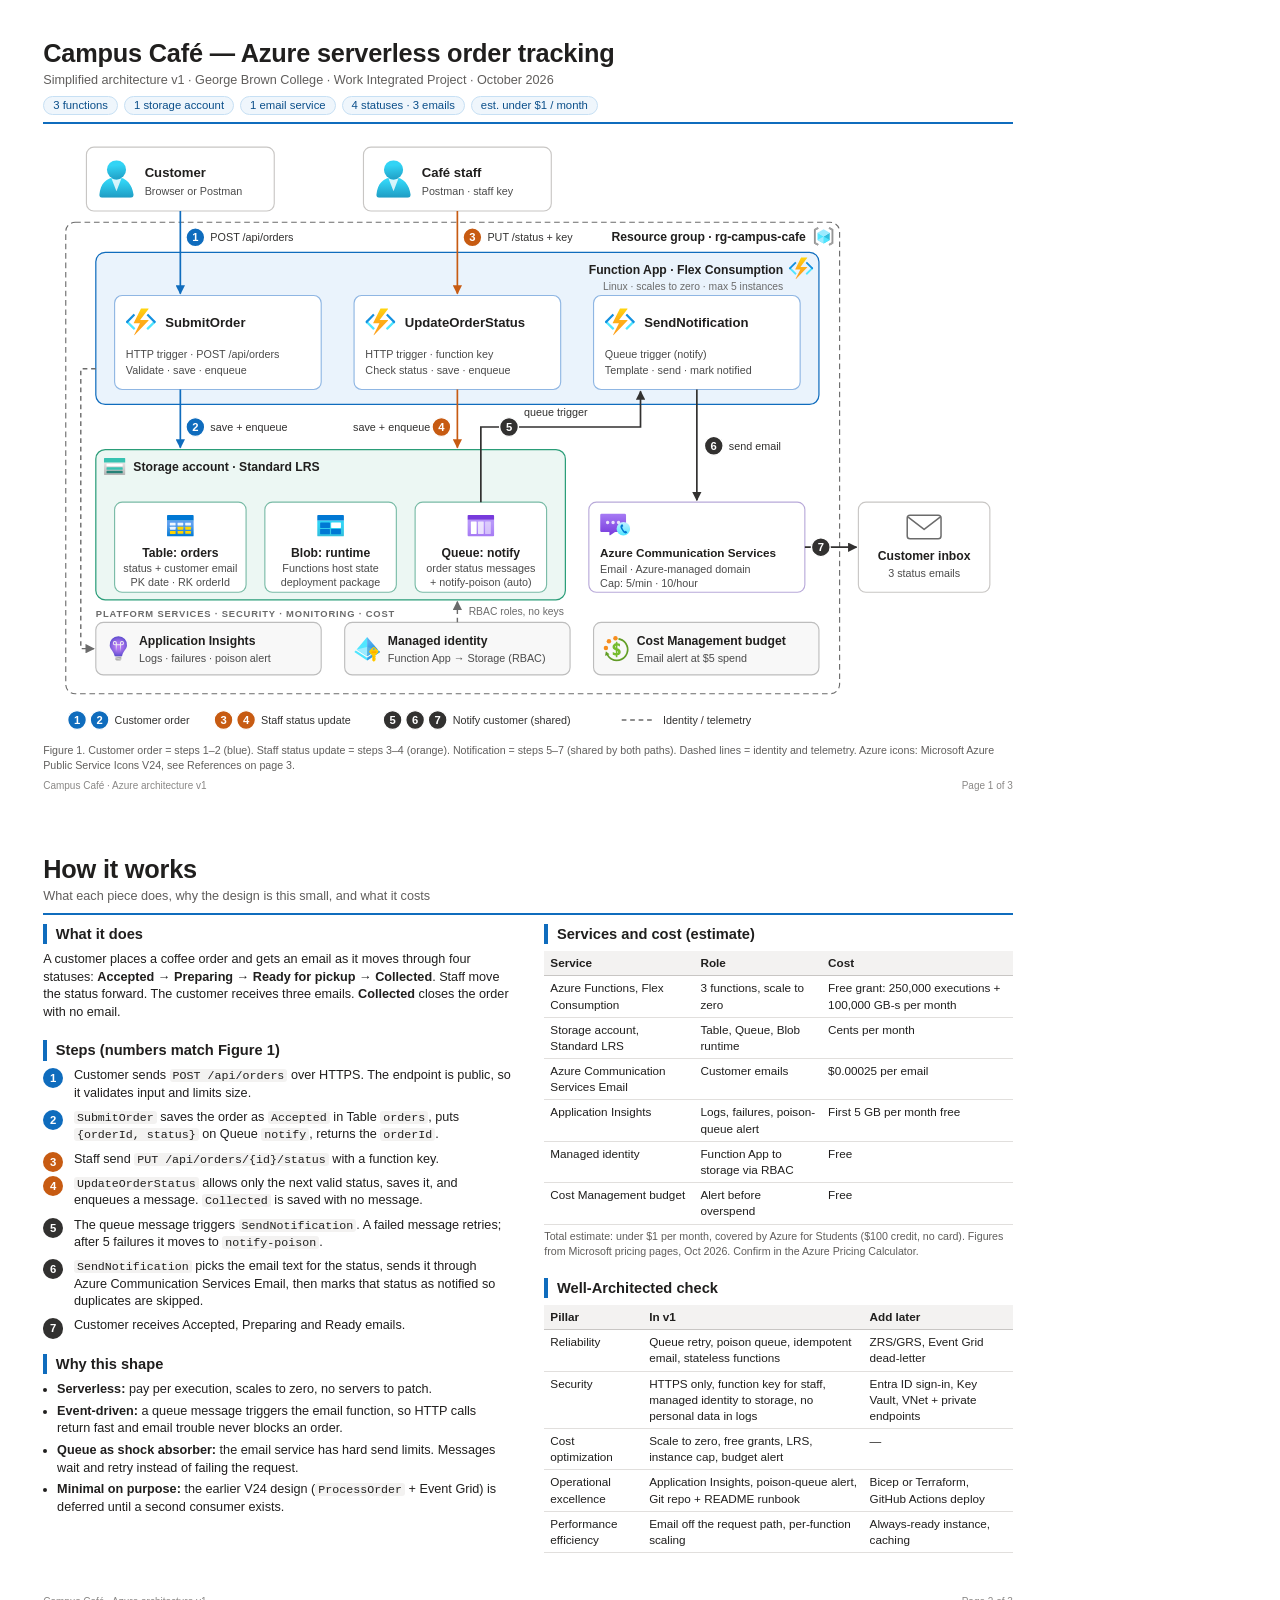
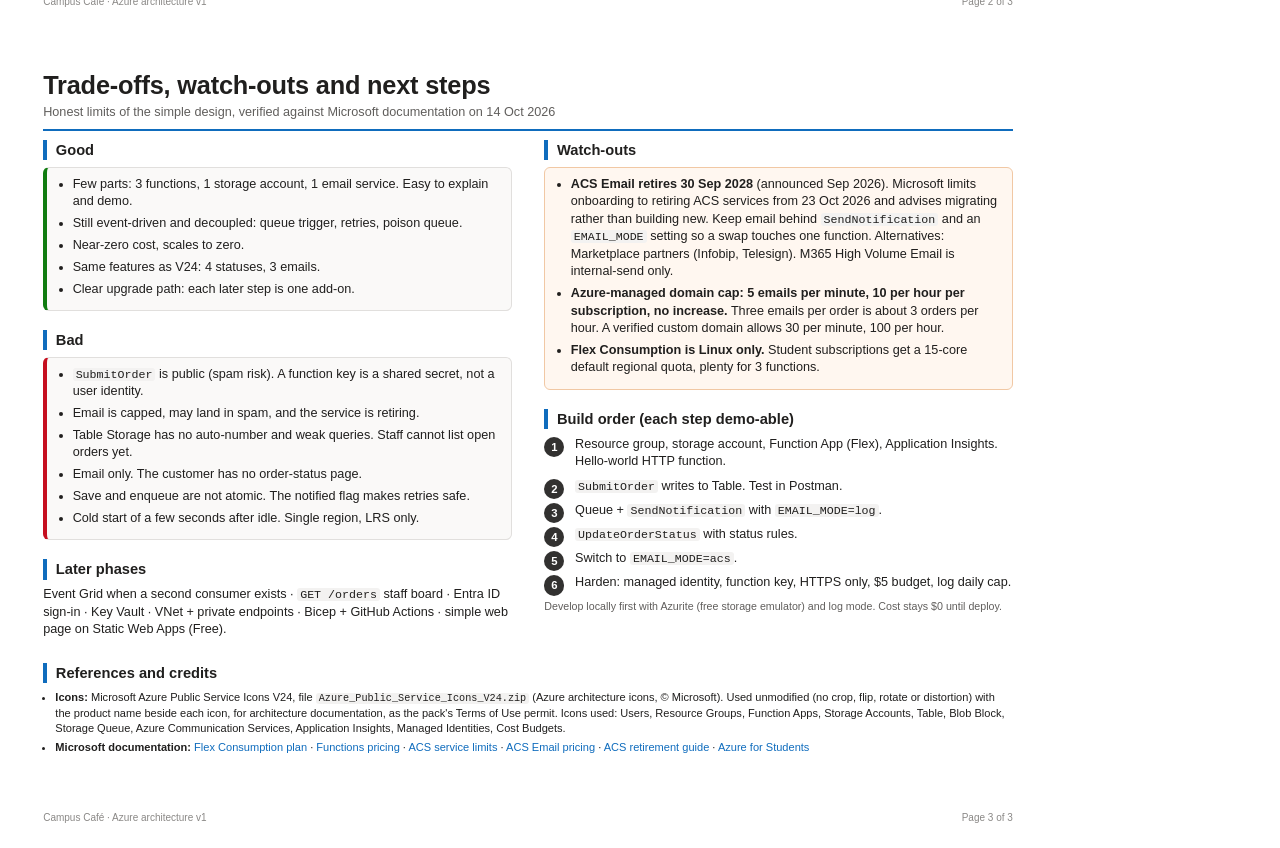
<file: docs/design/source/campus-cafe-architecture-v1.html>
<!DOCTYPE html><html lang="en"><head><meta charset="utf-8"><title>Campus Café — Azure serverless order tracking (v1)</title><style>
:root{--blue:#0F6CBD;--orange:#C75B12;--dark:#323130;--line:#E1DFDD;--bg:#F3F2F1}
*{box-sizing:border-box}
@page{size:11in 8.5in;margin:0}
html,body{margin:0;padding:0}
body{font-family:"Segoe UI",Arial,sans-serif;color:#201F1E;font-size:9.5pt;line-height:1.38;
 -webkit-print-color-adjust:exact;print-color-adjust:exact}
.page{width:11in;height:8.5in;padding:.38in .45in .5in;position:relative;overflow:hidden;
 break-after:page;page-break-after:always;background:#fff}
.page:last-child{break-after:auto;page-break-after:auto}
.hdr{border-bottom:2px solid var(--blue);padding-bottom:.07in;margin-bottom:.1in}
h1{font-size:19pt;margin:0;font-weight:600;letter-spacing:-.2px}
.sub{color:#605E5C;font-size:9.5pt;margin-top:1px}
.chips{display:flex;gap:6px;margin-top:.06in}
.chip{background:#EFF6FC;border:1px solid #C7E0F4;color:#0B4F8A;border-radius:12px;padding:1px 9px;font-size:8.5pt;white-space:nowrap}
figure{margin:0}
figure svg{width:100%;height:auto;max-height:6.3in;display:block}
figcaption{font-size:8pt;color:#605E5C;margin-top:.05in}
h2{font-size:11pt;margin:0 0 .07in;padding-left:.09in;border-left:4px solid var(--blue);font-weight:600}
.cols{display:grid;grid-template-columns:1fr 1fr;gap:.34in}
.blk{margin-bottom:.2in}
p{margin:0 0 .06in}
ul{margin:0;padding-left:1.1em}
li{margin-bottom:.045in}
code{font-family:Consolas,"Courier New",monospace;font-size:.92em;background:var(--bg);padding:0 3px;border-radius:3px}
table{border-collapse:collapse;width:100%;font-size:8.8pt}
th{background:var(--bg);text-align:left;padding:4px 6px;border-bottom:1px solid #C8C6C4;font-weight:600}
td{padding:4px 6px;border-bottom:1px solid var(--line);vertical-align:top}
ol.steps{list-style:none;margin:0;padding:0;counter-reset:s}
ol.steps li{position:relative;padding-left:.32in;margin-bottom:.07in;counter-increment:s}
ol.steps li::before{content:counter(s);position:absolute;left:0;top:1px;width:.21in;height:.21in;border-radius:50%;
 background:var(--dark);color:#fff;font-weight:700;font-size:8.5pt;text-align:center;line-height:.21in}
ol.steps li.c::before{background:var(--blue)}
ol.steps li.s::before{background:var(--orange)}
.callout{border:1px solid #F1C8A4;background:#FFF7F0;border-radius:6px;padding:.08in .12in}
.box{background:#FAF9F8;border:1px solid var(--line);border-radius:6px;padding:.08in .12in}
.good{border-left:4px solid #107C10}
.bad{border-left:4px solid #C50F1F}
.note{font-size:8pt;color:#605E5C;margin-top:.05in}
.refs{font-size:8.3pt}
.refs li{margin-bottom:.035in}
.foot{position:absolute;left:.45in;right:.45in;bottom:.24in;display:flex;justify-content:space-between;font-size:7.5pt;color:#8A8886}
a{color:#0F6CBD;text-decoration:none}
</style></head><body>
<section class="page">
 <div class="hdr">
  <h1>Campus Café — Azure serverless order tracking</h1>
  <div class="sub">Simplified architecture v1 · George Brown College · Work Integrated Project · October 2026</div>
  <div class="chips"><span class="chip">3 functions</span><span class="chip">1 storage account</span>
   <span class="chip">1 email service</span><span class="chip">4 statuses · 3 emails</span><span class="chip">est. under $1 / month</span></div>
 </div>
 <figure>
  <svg xmlns="http://www.w3.org/2000/svg" viewBox="0 0 1000 644" role="img" aria-label="Campus Café Azure serverless architecture v1"><defs><style>.t14{font:600 14px "Segoe UI",Arial,sans-serif;fill:#201F1E}.t13{font:600 13px "Segoe UI",Arial,sans-serif;fill:#201F1E}.t125{font:600 12.5px "Segoe UI",Arial,sans-serif;fill:#201F1E}.s11{font:400 11.5px "Segoe UI",Arial,sans-serif;fill:#4B4B4B}.g11{font:400 11px "Segoe UI",Arial,sans-serif;fill:#6B6B6B}.cap{font:600 10px "Segoe UI",Arial,sans-serif;fill:#6B6B6B;letter-spacing:.09em}.num{font:700 12px "Segoe UI",Arial,sans-serif;fill:#fff;text-anchor:middle}.lbl{font:400 11.5px "Segoe UI",Arial,sans-serif;fill:#323130}.lblr{font:400 11.5px "Segoe UI",Arial,sans-serif;fill:#323130;text-anchor:end}.hdrr{font:600 13px "Segoe UI",Arial,sans-serif;fill:#201F1E;text-anchor:end}.g11r{font:400 11px "Segoe UI",Arial,sans-serif;fill:#6B6B6B;text-anchor:end}</style><marker id="ah-blue" viewBox="0 0 10 10" refX="9" refY="5" markerWidth="10" markerHeight="10" markerUnits="userSpaceOnUse" orient="auto"><path d="M0 0L10 5L0 10z" fill="#0F6CBD"/></marker><marker id="ah-orange" viewBox="0 0 10 10" refX="9" refY="5" markerWidth="10" markerHeight="10" markerUnits="userSpaceOnUse" orient="auto"><path d="M0 0L10 5L0 10z" fill="#C75B12"/></marker><marker id="ah-dark" viewBox="0 0 10 10" refX="9" refY="5" markerWidth="10" markerHeight="10" markerUnits="userSpaceOnUse" orient="auto"><path d="M0 0L10 5L0 10z" fill="#323130"/></marker><marker id="ah-gray" viewBox="0 0 10 10" refX="9" refY="5" markerWidth="10" markerHeight="10" markerUnits="userSpaceOnUse" orient="auto"><path d="M0 0L10 5L0 10z" fill="#6B6B6B"/></marker><symbol id="ic-func" viewBox="0 0 18 18"><defs><linearGradient id="b403aca7-f387-4434-96b4-ae157edc835f" x1="-175.993" y1="-343.723" x2="-175.993" y2="-359.232" gradientTransform="translate(212.573 370.548) scale(1.156 1.029)" gradientUnits="userSpaceOnUse"><stop offset="0" stop-color="#fea11b" /><stop offset="0.284" stop-color="#fea51a" /><stop offset="0.547" stop-color="#feb018" /><stop offset="0.8" stop-color="#ffc314" /><stop offset="1" stop-color="#ffd70f" /></linearGradient></defs><g><path d="M2.37,7.475H3.2a.267.267,0,0,1,.267.267v6.148a.533.533,0,0,1-.533.533H2.1a0,0,0,0,1,0,0V7.741a.267.267,0,0,1,.267-.267Z" transform="translate(12.507 16.705) rotate(134.919)" fill="#50e6ff" /><path d="M2.325,3.6h.833a.267.267,0,0,1,.267.267v6.583a0,0,0,0,1,0,0H2.591a.533.533,0,0,1-.533-.533V3.865A.267.267,0,0,1,2.325,3.6Z" transform="translate(5.759 0.114) rotate(44.919)" fill="#1490df" /></g><g><path d="M14.53,7.475h.833a.533.533,0,0,1,.533.533v6.148a.267.267,0,0,1-.267.267H14.8a.267.267,0,0,1-.267-.267V7.475a0,0,0,0,1,0,0Z" transform="translate(12.223 -7.555) rotate(45.081)" fill="#50e6ff" /><path d="M15.108,3.6h.833a0,0,0,0,1,0,0v6.583a.267.267,0,0,1-.267.267h-.833a.267.267,0,0,1-.267-.267V4.131a.533.533,0,0,1,.533-.533Z" transform="translate(31.022 1.222) rotate(135.081)" fill="#1490df" /></g><path d="M8.459,9.9H4.87a.193.193,0,0,1-.2-.181.166.166,0,0,1,.018-.075L8.991,1.13a.206.206,0,0,1,.186-.106h4.245a.193.193,0,0,1,.2.181.165.165,0,0,1-.035.1L8.534,7.966h4.928a.193.193,0,0,1,.2.181.176.176,0,0,1-.052.122L5.421,16.788c-.077.046-.624.5-.356-.189h0Z" fill="url(#b403aca7-f387-4434-96b4-ae157edc835f)" /></symbol><symbol id="ic-storage" viewBox="0 0 18 18"><defs><linearGradient id="ad4c4f96-09aa-4f91-ba10-5cb8ad530f74" x1="9" y1="15.83" x2="9" y2="5.79" gradientUnits="userSpaceOnUse"><stop offset="0" stop-color="#b3b3b3" /><stop offset="0.26" stop-color="#c1c1c1" /><stop offset="1" stop-color="#e6e6e6" /></linearGradient></defs><path d="M.5,5.79h17a0,0,0,0,1,0,0v9.48a.57.57,0,0,1-.57.57H1.07a.57.57,0,0,1-.57-.57V5.79A0,0,0,0,1,.5,5.79Z" fill="url(#ad4c4f96-09aa-4f91-ba10-5cb8ad530f74)" /><path d="M1.07,2.17H16.93a.57.57,0,0,1,.57.57V5.79a0,0,0,0,1,0,0H.5a0,0,0,0,1,0,0V2.73A.57.57,0,0,1,1.07,2.17Z" fill="#37c2b1" /><path d="M2.81,6.89H15.18a.27.27,0,0,1,.26.27v1.4a.27.27,0,0,1-.26.27H2.81a.27.27,0,0,1-.26-.27V7.16A.27.27,0,0,1,2.81,6.89Z" fill="#fff" /><path d="M2.82,9.68H15.19a.27.27,0,0,1,.26.27v1.41a.27.27,0,0,1-.26.27H2.82a.27.27,0,0,1-.26-.27V10A.27.27,0,0,1,2.82,9.68Z" fill="#37c2b1" /><path d="M2.82,12.5H15.19a.27.27,0,0,1,.26.27v1.41a.27.27,0,0,1-.26.27H2.82a.27.27,0,0,1-.26-.27V12.77A.27.27,0,0,1,2.82,12.5Z" fill="#258277" /></symbol><symbol id="ic-queue" viewBox="0 0 18 18"><defs><linearGradient id="f6607f9a-6e3a-4339-acc9-d6f3ae1a2c0d" x1="9" y1="15.799" x2="9" y2="5.316" gradientUnits="userSpaceOnUse"><stop offset="0" stop-color="#a67af4" /><stop offset="0.775" stop-color="#b796f9" /></linearGradient></defs><g id="f3784f80-3379-4e66-8e32-fca3fab0f4d7"><g><path d="M.544,5.316H17.456a0,0,0,0,1,0,0v9.918a.565.565,0,0,1-.565.565H1.109a.565.565,0,0,1-.565-.565V5.316A0,0,0,0,1,.544,5.316Z" fill="url(#f6607f9a-6e3a-4339-acc9-d6f3ae1a2c0d)" /><path d="M1.112,2.2H16.888a.565.565,0,0,1,.565.565v2.55a0,0,0,0,1,0,0H.547a0,0,0,0,1,0,0V2.766A.565.565,0,0,1,1.112,2.2Z" fill="#773adc" /><g><rect x="2.625" y="6.435" width="3.683" height="7.933" rx="0.274" fill="#fff" /><rect x="7.158" y="6.435" width="3.683" height="7.933" rx="0.274" fill="#fff" opacity="0.75" /><rect x="11.692" y="6.435" width="3.683" height="7.933" rx="0.274" fill="#fff" opacity="0.5" /></g></g></g></symbol><symbol id="ic-table" viewBox="0 0 18 18"><defs><linearGradient id="fc742b2b-5750-4864-b8dc-cdccaac6f13c" x1="9" y1="15.834" x2="9" y2="5.788" gradientUnits="userSpaceOnUse"><stop offset="0" stop-color="#0078d4" /><stop offset="0.502" stop-color="#4093e6" /><stop offset="0.775" stop-color="#5ea0ef" /></linearGradient></defs><g id="fb33f902-6783-4db3-88ea-a4524e356c77"><g><path d="M.5,5.788h17a0,0,0,0,1,0,0v9.478a.568.568,0,0,1-.568.568H1.068A.568.568,0,0,1,.5,15.266V5.788A0,0,0,0,1,.5,5.788Z" fill="url(#fc742b2b-5750-4864-b8dc-cdccaac6f13c)" /><path d="M1.071,2.166H16.929a.568.568,0,0,1,.568.568V5.788a0,0,0,0,1,0,0H.5a0,0,0,0,1,0,0V2.734A.568.568,0,0,1,1.071,2.166Z" fill="#0078d4" /><rect x="2.304" y="7.121" width="3.65" height="1.85" rx="0.283" fill="#fff" opacity="0.9" /><rect x="7.2" y="7.095" width="3.65" height="1.85" rx="0.283" fill="#fff" opacity="0.9" /><rect x="12.096" y="7.095" width="3.65" height="1.85" rx="0.283" fill="#fff" opacity="0.9" /><rect x="2.358" y="9.767" width="3.65" height="1.85" rx="0.283" fill="#fff" opacity="0.9" /><rect x="7.254" y="9.741" width="3.65" height="1.85" rx="0.283" fill="#ffd400" /><rect x="12.15" y="9.741" width="3.65" height="1.85" rx="0.283" fill="#ffd400" /><rect x="2.358" y="12.439" width="3.65" height="1.85" rx="0.283" fill="#ffd400" /><rect x="7.254" y="12.413" width="3.65" height="1.85" rx="0.283" fill="#ffd400" /><rect x="12.15" y="12.413" width="3.65" height="1.85" rx="0.283" fill="#ffd400" /></g></g></symbol><symbol id="ic-blob" viewBox="0 0 18 18"><defs><linearGradient id="a9c62307-1cd0-400c-911b-17ec6a9110ce" x1="9" y1="15.834" x2="9" y2="5.788" gradientUnits="userSpaceOnUse"><stop offset="0" stop-color="#32bedd" /><stop offset="0.775" stop-color="#32d4f5" /></linearGradient></defs><g id="f31d214e-f09e-49e3-b3d2-7c5d55682d09"><g><path d="M.5,5.788h17a0,0,0,0,1,0,0v9.478a.568.568,0,0,1-.568.568H1.068A.568.568,0,0,1,.5,15.266V5.788A0,0,0,0,1,.5,5.788Z" fill="url(#a9c62307-1cd0-400c-911b-17ec6a9110ce)" /><path d="M1.071,2.166H16.929a.568.568,0,0,1,.568.568V5.788a0,0,0,0,1,0,0H.5a0,0,0,0,1,0,0V2.734A.568.568,0,0,1,1.071,2.166Z" fill="#0078d4" /><rect x="2.328" y="7.049" width="6.281" height="3.408" rx="0.283" fill="#0078d4" /><rect x="9.336" y="7.049" width="6.281" height="3.408" rx="0.283" fill="#fff" /><rect x="2.296" y="11.128" width="6.281" height="3.408" rx="0.283" fill="#0078d4" /><rect x="9.304" y="11.128" width="6.281" height="3.408" rx="0.283" fill="#0078d4" /></g></g></symbol><symbol id="ic-acs" viewBox="0 0 18 18"><defs><linearGradient id="e693c899-5f5d-478d-b979-b6888a267030" x1="7.762" y1="2.476" x2="7.762" y2="15.391" gradientUnits="userSpaceOnUse"><stop offset="0.002" stop-color="#a67af4" /><stop offset="1" stop-color="#773adc" /></linearGradient><linearGradient id="ec7a0191-6903-4b3c-9f74-799112b8ee09" x1="13.926" y1="7.376" x2="13.926" y2="15.524" gradientUnits="userSpaceOnUse"><stop offset="0" stop-color="#c3f1ff" /><stop offset="1" stop-color="#50e6ff" /></linearGradient></defs><g id="beab6721-a8e3-4493-b90b-351ab8c715db"><path d="M.9,2.476H14.623a.844.844,0,0,1,.9.774v9.386a.846.846,0,0,1-.9.774H9.007a.168.168,0,0,0-.091.027l-2.881,1.9a.3.3,0,0,1-.481-.205V13.539a.141.141,0,0,0-.15-.129H.9a.845.845,0,0,1-.9-.774V3.25A.846.846,0,0,1,.9,2.476Z" fill="url(#e693c899-5f5d-478d-b979-b6888a267030)" /><path d="M11.031,6.661a1.025,1.025,0,1,1-1.025,1.025A1.025,1.025,0,0,1,11.031,6.661ZM6.737,7.7A1.025,1.025,0,1,0,7.762,6.67,1.025,1.025,0,0,0,6.737,7.7Zm-3.27,0A1.025,1.025,0,1,0,4.492,6.67,1.025,1.025,0,0,0,3.467,7.7Z" fill="#fff" opacity="0.8" /><circle cx="13.926" cy="11.45" r="4.074" fill="url(#ec7a0191-6903-4b3c-9f74-799112b8ee09)" /><path d="M16.164,13.638l-.537-.814a.3.3,0,0,0-.4-.1l-.385.207a.194.194,0,0,1-.23-.034,6,6,0,0,1-.689-.828l-.308-.523a5.945,5.945,0,0,1-.365-1.014.2.2,0,0,1,.087-.216l.373-.227a.3.3,0,0,0,.114-.39L13.4,8.824a.285.285,0,0,0-.372-.133,1.722,1.722,0,0,0-.78.971c-.352.815.28,1.774.747,2.59H13c.467.816.976,1.846,1.856,1.956a1.719,1.719,0,0,0,1.232-.182A.283.283,0,0,0,16.164,13.638Z" fill="#0078d4" /></g>​
</symbol><symbol id="ic-insights" viewBox="0 0 18 18"><defs><radialGradient id="a7a1c431-6c6d-4a8f-9a69-8da437e5b0c5" cx="9" cy="7.35" r="6.42" gradientUnits="userSpaceOnUse"><stop offset="0" stop-color="#b77af4" /><stop offset="0.21" stop-color="#b378f2" /><stop offset="0.43" stop-color="#a672ed" /><stop offset="0.65" stop-color="#9267e4" /><stop offset="0.88" stop-color="#7559d8" /><stop offset="1" stop-color="#624fd0" /></radialGradient><linearGradient id="ec0c4f0d-5c8e-4882-96a1-89d61808eb49" x1="9.02" y1="3.91" x2="9.08" y2="11.49" gradientUnits="userSpaceOnUse"><stop offset="0" stop-color="#f2f2f2" /><stop offset="0.23" stop-color="#f1f1f2" stop-opacity="0.99" /><stop offset="0.37" stop-color="#ededf1" stop-opacity="0.95" /><stop offset="0.48" stop-color="#e7e5f0" stop-opacity="0.89" /><stop offset="0.58" stop-color="#dedbee" stop-opacity="0.81" /><stop offset="0.67" stop-color="#d3ceeb" stop-opacity="0.7" /><stop offset="0.76" stop-color="#c4bee8" stop-opacity="0.57" /><stop offset="0.84" stop-color="#b4abe5" stop-opacity="0.41" /><stop offset="0.92" stop-color="#a095e1" stop-opacity="0.22" /><stop offset="0.99" stop-color="#8b7ddc" stop-opacity="0.02" /><stop offset="1" stop-color="#897bdc" stop-opacity="0" /></linearGradient></defs><path d="M10.23,17.39l.81-.87V14.2H7v2.32l.81.87A.32.32,0,0,0,8,17.5h2A.32.32,0,0,0,10.23,17.39Z" fill="#cecece" /><path d="M9,.5A5.89,5.89,0,0,0,3.09,7.07c.27,2.47,2.62,3.62,3.29,6.75a.49.49,0,0,0,.47.38h4.3a.49.49,0,0,0,.47-.38c.67-3.13,3-4.28,3.29-6.75A5.89,5.89,0,0,0,9,.5ZM7,14.2" fill="url(#a7a1c431-6c6d-4a8f-9a69-8da437e5b0c5)" /><path d="M11.46,3.79a1.4,1.4,0,0,0-1.35,1.44V6H8V5.23A1.41,1.41,0,0,0,6.59,3.79,1.4,1.4,0,0,0,5.24,5.23,1.41,1.41,0,0,0,6.59,6.68h.64v6a.36.36,0,0,0,.72,0v-6h2.16v6a.36.36,0,1,0,.72,0v-6h.63a1.4,1.4,0,0,0,1.35-1.45A1.4,1.4,0,0,0,11.46,3.79ZM7.23,6H6.55a.74.74,0,0,1-.68-.77.74.74,0,0,1,.68-.77.74.74,0,0,1,.68.77Zm4.28,0h-.68V5.19a.68.68,0,1,1,1.35,0A.73.73,0,0,1,11.51,6Z" fill="url(#ec0c4f0d-5c8e-4882-96a1-89d61808eb49)" /><polygon points="6.96 15.8 11.04 15.01 11.04 14.56 6.96 15.36 6.96 15.8" fill="#999" /><polygon points="11.04 16.11 11.04 15.67 6.96 16.48 6.96 16.52 7.27 16.86 11.04 16.11" fill="#999" /></symbol><symbol id="ic-identity" viewBox="0 0 18 18"><defs><linearGradient id="bb67b154-af8f-4a53-a9ce-aa046b9398e9" x1="13.18" y1="13.01" x2="8.63" y2="4.38" gradientUnits="userSpaceOnUse"><stop offset="0" stop-color="#1988d9" /><stop offset="0.9" stop-color="#54aef0" /></linearGradient><linearGradient id="a47d7138-084a-471d-8d63-744e75b9e8a3" x1="11.22" y1="10.5" x2="14.37" y2="15.93" gradientUnits="userSpaceOnUse"><stop offset="0.1" stop-color="#54aef0" /><stop offset="0.29" stop-color="#4fabee" /><stop offset="0.51" stop-color="#41a2e9" /><stop offset="0.74" stop-color="#2a93e0" /><stop offset="0.88" stop-color="#1988d9" /></linearGradient></defs><g><polygon points="1.15 10.22 8.93 15.27 16.85 10.21 17.85 11.36 8.93 17.11 0.15 11.37 1.15 10.22" fill="#50e6ff" /><polygon points="1.73 9.58 8.93 1 16.28 9.59 8.93 14.23 1.73 9.58" fill="#fff" /><polygon points="8.93 1 8.93 14.23 1.73 9.58 8.93 1" fill="#50e6ff" /><polygon points="8.93 1 8.93 14.23 16.28 9.59 8.93 1" fill="url(#bb67b154-af8f-4a53-a9ce-aa046b9398e9)" /><polygon points="8.93 7.83 16.28 9.59 8.93 14.23 8.93 7.83" fill="#53b1e0" /><polygon points="8.93 14.23 1.73 9.58 8.93 7.83 8.93 14.23" fill="#9cebff" /><polygon points="8.93 17.11 17.85 11.36 16.85 10.21 8.93 15.27 8.93 17.11" fill="url(#a47d7138-084a-471d-8d63-744e75b9e8a3)" /><g><path id="e189a61f-631a-4122-bb2b-079e86004d96" d="M16.32,11.88a1.16,1.16,0,0,0,0-1.65h0l-2-2a1.16,1.16,0,0,0-1.64,0h0l-2,2a1.18,1.18,0,0,0,0,1.65l1.67,1.67a.32.32,0,0,1,.09.23v3.1a.36.36,0,0,0,.12.28l.76.76a.25.25,0,0,0,.37,0l.73-.73h0l.44-.44a.15.15,0,0,0,0-.21l-.31-.31a.16.16,0,0,1,0-.24l.31-.31a.16.16,0,0,0,0-.22l-.31-.31a.15.15,0,0,1,0-.23l.31-.32a.15.15,0,0,0,0-.21l-.44-.44v-.16ZM13.5,8.71a.66.66,0,1,1-.66.66.66.66,0,0,1,.66-.66Z" fill="#ffca00" /><path id="fb7033ee-4650-4886-80c7-eddf62560f85" d="M13,17h0a.14.14,0,0,0,.24-.11V14.33a.16.16,0,0,0-.06-.13h0a.14.14,0,0,0-.22.13v2.51A.15.15,0,0,0,13,17Z" fill="#ff9300" opacity="0.75" /><rect id="b166b8c2-b9ee-4c3d-bf7a-77bd5ce0570b" x="11.9" y="10.9" width="3.29" height="0.39" rx="0.18" fill="#ff9300" opacity="0.75" /><rect id="baf437fe-3483-4a25-94ba-1e84a64cd2eb" x="11.9" y="11.53" width="3.29" height="0.39" rx="0.18" fill="#ff9300" opacity="0.75" /></g></g></symbol><symbol id="ic-budget" viewBox="0 0 18 18"><defs><radialGradient id="b42f2a6e-7039-431b-834c-df913d4ac29c" cx="9.477" cy="9.576" r="7.889" gradientUnits="userSpaceOnUse"><stop offset="0.669" stop-color="#76bc2d" /><stop offset="0.787" stop-color="#70b22b" /><stop offset="0.985" stop-color="#5f9825" /><stop offset="1" stop-color="#5e9624" /></radialGradient></defs><g id="a3e62a36-d247-4815-8b25-f526266fc9df"><g><path d="M11.609,9.82h0A4.577,4.577,0,0,0,9.9,8.81V6.93a4.118,4.118,0,0,1,1.547.547.134.134,0,0,0,.134,0,.131.131,0,0,0,.068-.115V5.849a.134.134,0,0,0-.068-.116A4.064,4.064,0,0,0,9.9,5.343V4.449a.132.132,0,0,0-.133-.133H8.952a.132.132,0,0,0-.133.133V5.37a2.76,2.76,0,0,0-1.58.739,2.159,2.159,0,0,0-.669,1.6,2.147,2.147,0,0,0,.547,1.528,4.625,4.625,0,0,0,1.7,1.006v1.8a4.391,4.391,0,0,1-.968-.244,3.133,3.133,0,0,1-.919-.46.136.136,0,0,0-.139-.011.135.135,0,0,0-.072.119V13a.132.132,0,0,0,.071.118,4.667,4.667,0,0,0,2.027.529V14.7a.132.132,0,0,0,.133.132h.811A.132.132,0,0,0,9.9,14.7V13.6a2.883,2.883,0,0,0,1.65-.716,2.129,2.129,0,0,0,.619-1.588A2.071,2.071,0,0,0,11.609,9.82Zm-1.186,1.538v.01a.606.606,0,0,1-.527.638V10.685C10.242,10.876,10.419,11.1,10.423,11.358ZM8.313,7.615a.618.618,0,0,1,.506-.646V8.355A.873.873,0,0,1,8.313,7.615Z" fill="#76bc2d" /><circle cx="2.027" cy="8.496" r="1.527" fill="#f78d1e" /><circle cx="4.102" cy="3.932" r="1.527" fill="#f78d1e" /><path d="M11.636,1.891a7.742,7.742,0,0,0-.947-.2,1.512,1.512,0,0,1-.252,1.146A6.825,6.825,0,1,1,3.683,13.168l.6-.225a.132.132,0,0,0,.038-.226L2.172,10.945a.133.133,0,0,0-.216.081l-.448,2.747a.133.133,0,0,0,.178.146l.883-.332a8,8,0,1,0,9.067-11.7Z" fill="url(#b42f2a6e-7039-431b-834c-df913d4ac29c)" /><circle cx="8.566" cy="1.928" r="1.527" fill="#f78d1e" /></g></g></symbol><symbol id="ic-rg" viewBox="0 0 18 18"><g><g><path d="M.5,15.08a.16.16,0,0,0,.08.14l1.16.65L3.7,17a.17.17,0,0,0,.23-.06l.66-1.12a.16.16,0,0,0-.06-.21l-2.3-1.3a.17.17,0,0,1-.08-.14V3.85a.16.16,0,0,1,.08-.14l2.3-1.3a.16.16,0,0,0,.06-.21L3.93,1.08A.17.17,0,0,0,3.7,1L1.78,2.11l-1.2.67a.16.16,0,0,0-.08.14V15.08Z" fill="#949494" /><path d="M2.14,3.77l.06-.06,2.3-1.3a.14.14,0,0,0,.06-.21L3.9,1.08A.15.15,0,0,0,3.68,1L1.75,2.11.56,2.78s-.05,0-.06.06l.9.51Z" fill="#a3a3a3" /><path d="M4.5,15.59l-2.3-1.3a.22.22,0,0,1-.07-.09l-1.62,1,.05,0,1.15.65,2,1.11a.15.15,0,0,0,.22-.06l.66-1.12A.14.14,0,0,0,4.5,15.59Z" fill="#a3a3a3" /></g><path d="M17.5,15.08a.16.16,0,0,1-.08.14l-1.16.65L14.3,17a.17.17,0,0,1-.23-.06l-.66-1.12a.16.16,0,0,1,.06-.21l2.3-1.3a.17.17,0,0,0,.08-.14V3.85a.16.16,0,0,0-.08-.14l-2.3-1.3a.16.16,0,0,1-.06-.21l.66-1.12A.17.17,0,0,1,14.3,1l1.92,1.09,1.2.67a.16.16,0,0,1,.08.14V15.08Z" fill="#949494" /><path d="M15.86,3.77l-.06-.06-2.3-1.3a.14.14,0,0,1-.06-.21l.66-1.12A.15.15,0,0,1,14.32,1l1.93,1.09,1.19.67s0,0,.06.06l-.9.51Z" fill="#a3a3a3" /><path d="M13.5,15.59l2.3-1.3a.22.22,0,0,0,.07-.09l1.62,1,0,0-1.15.65-2,1.11a.15.15,0,0,1-.22-.06l-.66-1.12A.14.14,0,0,1,13.5,15.59Z" fill="#a3a3a3" /><polygon points="14.31 5.93 14.31 12.07 8.99 15.16 8.99 9.01 14.31 5.93" fill="#32bedd" /><polygon points="14.31 5.93 9 9.02 3.68 5.93 9 2.84 14.31 5.93" fill="#9cebff" /><polygon points="8.99 9.02 8.99 15.16 3.68 12.07 3.68 5.93 8.99 9.02" fill="#50e6ff" /><polygon points="3.68 12.07 8.99 9.01 8.99 15.16 3.68 12.07" fill="#9cebff" /><polygon points="14.31 12.07 8.99 9.01 8.99 15.16 14.31 12.07" fill="#50e6ff" /></g></symbol><symbol id="ic-users" viewBox="0 0 18 18"><defs><linearGradient id="be92901b-ec33-4c65-adf1-9b0eed06d677" x1="9" y1="6.88" x2="9" y2="20.45" gradientUnits="userSpaceOnUse"><stop offset="0.22" stop-color="#32d4f5" /><stop offset="1" stop-color="#198ab3" /></linearGradient><linearGradient id="b46fc246-25d8-4398-8779-1042e8cacae7" x1="8.61" y1="-0.4" x2="9.6" y2="11.92" gradientUnits="userSpaceOnUse"><stop offset="0.22" stop-color="#32d4f5" /><stop offset="1" stop-color="#198ab3" /></linearGradient></defs><path d="M15.72,18a1.45,1.45,0,0,0,1.45-1.45.47.47,0,0,0,0-.17C16.59,11.81,14,8.09,9,8.09S1.34,11.24.83,16.39A1.46,1.46,0,0,0,2.14,18H15.72Z" fill="url(#be92901b-ec33-4c65-adf1-9b0eed06d677)" /><path d="M9,9.17a4.59,4.59,0,0,1-2.48-.73L9,14.86l2.44-6.38A4.53,4.53,0,0,1,9,9.17Z" fill="#fff" opacity="0.8" /><circle cx="9.01" cy="4.58" r="4.58" fill="url(#b46fc246-25d8-4398-8779-1042e8cacae7)" /></symbol></defs><rect width="1000" height="644" fill="#FFFFFF"/><rect x="30" y="14" width="200" height="68" rx="8" fill="#FFFFFF" stroke="#C8C6C4" stroke-width="1.2"/><use href="#ic-users" x="42" y="28" width="40" height="40"/><text x="92" y="46" class="t14">Customer</text><text x="92" y="65" class="s11">Browser or Postman</text><rect x="325" y="14" width="200" height="68" rx="8" fill="#FFFFFF" stroke="#C8C6C4" stroke-width="1.2"/><use href="#ic-users" x="337" y="28" width="40" height="40"/><text x="387" y="46" class="t14">Café staff</text><text x="387" y="65" class="s11">Postman · staff key</text><rect x="8" y="94" width="824" height="502" rx="10" fill="none" stroke="#6B6B6B" stroke-width="1.2" stroke-dasharray="6 4"/><text x="796" y="114" class="hdrr">Resource group · rg-campus-cafe</text><use href="#ic-rg" x="804" y="98" width="22" height="22"/><rect x="40" y="126" width="770" height="162" rx="10" fill="#EAF3FC" stroke="#0F6CBD" stroke-width="1.3"/><text x="772" y="149" class="hdrr">Function App · Flex Consumption</text><use href="#ic-func" x="778" y="130" width="26" height="26"/><text x="772" y="166" class="g11r">Linux · scales to zero · max 5 instances</text><rect x="60" y="172" width="220" height="100" rx="8" fill="#FFFFFF" stroke="#8FB6E3" stroke-width="1.2"/><use href="#ic-func" x="72" y="184" width="32" height="32"/><text x="114" y="206" class="t14">SubmitOrder</text><text x="72" y="238" class="s11">HTTP trigger · POST /api/orders</text><text x="72" y="256" class="s11">Validate · save · enqueue</text><rect x="315" y="172" width="220" height="100" rx="8" fill="#FFFFFF" stroke="#8FB6E3" stroke-width="1.2"/><use href="#ic-func" x="327" y="184" width="32" height="32"/><text x="369" y="206" class="t14">UpdateOrderStatus</text><text x="327" y="238" class="s11">HTTP trigger · function key</text><text x="327" y="256" class="s11">Check status · save · enqueue</text><rect x="570" y="172" width="220" height="100" rx="8" fill="#FFFFFF" stroke="#8FB6E3" stroke-width="1.2"/><use href="#ic-func" x="582" y="184" width="32" height="32"/><text x="624" y="206" class="t14">SendNotification</text><text x="582" y="238" class="s11">Queue trigger (notify)</text><text x="582" y="256" class="s11">Template · send · mark notified</text><rect x="40" y="336" width="500" height="160" rx="10" fill="#ECF7F3" stroke="#2A9D78" stroke-width="1.3"/><use href="#ic-storage" x="48" y="342" width="24" height="24"/><text x="80" y="359" class="t13">Storage account · Standard LRS</text><rect x="60" y="392" width="140" height="96" rx="8" fill="#FFFFFF" stroke="#79BBA6" stroke-width="1.2"/><use href="#ic-table" x="115" y="402" width="30" height="30"/><text x="130" y="450" class="t13" text-anchor="middle">Table: orders</text><text x="130" y="466" class="s11" text-anchor="middle">status + customer email</text><text x="130" y="481" class="s11" text-anchor="middle">PK date · RK orderId</text><rect x="220" y="392" width="140" height="96" rx="8" fill="#FFFFFF" stroke="#79BBA6" stroke-width="1.2"/><use href="#ic-blob" x="275" y="402" width="30" height="30"/><text x="290" y="450" class="t13" text-anchor="middle">Blob: runtime</text><text x="290" y="466" class="s11" text-anchor="middle">Functions host state</text><text x="290" y="481" class="s11" text-anchor="middle">deployment package</text><rect x="380" y="392" width="140" height="96" rx="8" fill="#FFFFFF" stroke="#79BBA6" stroke-width="1.2"/><use href="#ic-queue" x="435" y="402" width="30" height="30"/><text x="450" y="450" class="t13" text-anchor="middle">Queue: notify</text><text x="450" y="466" class="s11" text-anchor="middle">order status messages</text><text x="450" y="481" class="s11" text-anchor="middle">+ notify-poison (auto)</text><rect x="565" y="392" width="230" height="96" rx="8" fill="#FFFFFF" stroke="#B8A9D9" stroke-width="1.2"/><use href="#ic-acs" x="577" y="400" width="32" height="32"/><text x="577" y="450" class="t125">Azure Communication Services</text><text x="577" y="467" class="s11">Email · Azure-managed domain</text><text x="577" y="482" class="s11">Cap: 5/min · 10/hour</text><rect x="852" y="392" width="140" height="96" rx="8" fill="#FFFFFF" stroke="#C8C6C4" stroke-width="1.2"/><rect x="904" y="406" width="36" height="25" rx="3" fill="#FFFFFF" stroke="#6B6B6B" stroke-width="1.6"/><path d="M905 408 L922 421 L939 408" fill="none" stroke="#6B6B6B" stroke-width="1.6" stroke-linejoin="round"/><text x="922" y="454" class="t13" text-anchor="middle">Customer inbox</text><text x="922" y="472" class="s11" text-anchor="middle">3 status emails</text><text x="40" y="514" class="cap">PLATFORM SERVICES · SECURITY · MONITORING · COST</text><rect x="40" y="520" width="240" height="56" rx="8" fill="#F8F8F8" stroke="#BDBDBD" stroke-width="1.2"/><use href="#ic-insights" x="50" y="534" width="28" height="28"/><text x="86" y="544" class="t13">Application Insights</text><text x="86" y="562" class="s11">Logs · failures · poison alert</text><rect x="305" y="520" width="240" height="56" rx="8" fill="#F8F8F8" stroke="#BDBDBD" stroke-width="1.2"/><use href="#ic-identity" x="315" y="534" width="28" height="28"/><text x="351" y="544" class="t13">Managed identity</text><text x="351" y="562" class="s11">Function App → Storage (RBAC)</text><rect x="570" y="520" width="240" height="56" rx="8" fill="#F8F8F8" stroke="#BDBDBD" stroke-width="1.2"/><use href="#ic-budget" x="580" y="534" width="28" height="28"/><text x="616" y="544" class="t13">Cost Management budget</text><text x="616" y="562" class="s11">Email alert at $5 spend</text><path d="M130 82 L130 170" fill="none" stroke="#0F6CBD" stroke-width="1.8" marker-end="url(#ah-blue)"/><path d="M130 272 L130 334" fill="none" stroke="#0F6CBD" stroke-width="1.8" marker-end="url(#ah-blue)"/><path d="M425 82 L425 170" fill="none" stroke="#C75B12" stroke-width="1.8" marker-end="url(#ah-orange)"/><path d="M425 272 L425 334" fill="none" stroke="#C75B12" stroke-width="1.8" marker-end="url(#ah-orange)"/><path d="M450 392 L450 312 L620 312 L620 274" fill="none" stroke="#323130" stroke-width="1.8" marker-end="url(#ah-dark)"/><path d="M680 272 L680 390" fill="none" stroke="#323130" stroke-width="1.8" marker-end="url(#ah-dark)"/><path d="M795 440 L850 440" fill="none" stroke="#323130" stroke-width="1.8" marker-end="url(#ah-dark)"/><path d="M40 250 L24 250 L24 548 L38 548" fill="none" stroke="#6B6B6B" stroke-width="1.5" stroke-dasharray="5 4" marker-end="url(#ah-gray)"/><path d="M425 520 L425 498" fill="none" stroke="#6B6B6B" stroke-width="1.5" stroke-dasharray="5 4" marker-end="url(#ah-gray)"/><text x="437" y="512" class="g11">RBAC roles, no keys</text><circle cx="146" cy="110" r="10" fill="#0F6CBD" stroke="#FFFFFF" stroke-width="1.5"/><text x="146" y="114.2" class="num">1</text><text x="162" y="114" class="lbl">POST /api/orders</text><circle cx="146" cy="312" r="10" fill="#0F6CBD" stroke="#FFFFFF" stroke-width="1.5"/><text x="146" y="316.2" class="num">2</text><text x="162" y="316" class="lbl">save + enqueue</text><circle cx="441" cy="110" r="10" fill="#C75B12" stroke="#FFFFFF" stroke-width="1.5"/><text x="441" y="114.2" class="num">3</text><text x="457" y="114" class="lbl">PUT /status + key</text><circle cx="408" cy="312" r="10" fill="#C75B12" stroke="#FFFFFF" stroke-width="1.5"/><text x="408" y="316.2" class="num">4</text><text x="396" y="316" class="lblr">save + enqueue</text><circle cx="480" cy="312" r="10" fill="#323130" stroke="#FFFFFF" stroke-width="1.5"/><text x="480" y="316.2" class="num">5</text><text x="496" y="300" class="lbl">queue trigger</text><circle cx="698" cy="332" r="10" fill="#323130" stroke="#FFFFFF" stroke-width="1.5"/><text x="698" y="336.2" class="num">6</text><text x="714" y="336" class="lbl">send email</text><circle cx="812" cy="440" r="10" fill="#323130" stroke="#FFFFFF" stroke-width="1.5"/><text x="812" y="444.2" class="num">7</text><circle cx="20" cy="624" r="10" fill="#0F6CBD" stroke="#FFFFFF" stroke-width="1.5"/><text x="20" y="628.2" class="num">1</text><circle cx="44" cy="624" r="10" fill="#0F6CBD" stroke="#FFFFFF" stroke-width="1.5"/><text x="44" y="628.2" class="num">2</text><text x="60" y="628" class="lbl">Customer order</text><circle cx="176" cy="624" r="10" fill="#C75B12" stroke="#FFFFFF" stroke-width="1.5"/><text x="176" y="628.2" class="num">3</text><circle cx="200" cy="624" r="10" fill="#C75B12" stroke="#FFFFFF" stroke-width="1.5"/><text x="200" y="628.2" class="num">4</text><text x="216" y="628" class="lbl">Staff status update</text><circle cx="356" cy="624" r="10" fill="#323130" stroke="#FFFFFF" stroke-width="1.5"/><text x="356" y="628.2" class="num">5</text><circle cx="380" cy="624" r="10" fill="#323130" stroke="#FFFFFF" stroke-width="1.5"/><text x="380" y="628.2" class="num">6</text><circle cx="404" cy="624" r="10" fill="#323130" stroke="#FFFFFF" stroke-width="1.5"/><text x="404" y="628.2" class="num">7</text><text x="420" y="628" class="lbl">Notify customer (shared)</text><path d="M600 624 L636 624" fill="none" stroke="#6B6B6B" stroke-width="1.5" stroke-dasharray="5 4"/><text x="644" y="628" class="lbl">Identity / telemetry</text></svg>
  <figcaption>Figure 1. Customer order = steps 1–2 (blue). Staff status update = steps 3–4 (orange). Notification = steps 5–7 (shared by both paths).
  Dashed lines = identity and telemetry. Azure icons: Microsoft Azure Public Service Icons V24, see References on page 3.</figcaption>
 </figure>
 <div class="foot"><span>Campus Café · Azure architecture v1</span><span>Page 1 of 3</span></div>
</section>

<section class="page">
 <div class="hdr"><h1>How it works</h1>
  <div class="sub">What each piece does, why the design is this small, and what it costs</div></div>
 <div class="cols">
  <div>
   <div class="blk">
    <h2>What it does</h2>
    <p>A customer places a coffee order and gets an email as it moves through four statuses:
    <b>Accepted → Preparing → Ready for pickup → Collected</b>. Staff move the status forward.
    The customer receives three emails. <b>Collected</b> closes the order with no email.</p>
   </div>
   <div class="blk">
    <h2>Steps (numbers match Figure 1)</h2>
    <ol class="steps">
     <li class="c">Customer sends <code>POST /api/orders</code> over HTTPS. The endpoint is public, so it validates input and limits size.</li>
     <li class="c"><code>SubmitOrder</code> saves the order as <code>Accepted</code> in Table <code>orders</code>, puts <code>{orderId, status}</code> on Queue <code>notify</code>, returns the <code>orderId</code>.</li>
     <li class="s">Staff send <code>PUT /api/orders/{id}/status</code> with a function key.</li>
     <li class="s"><code>UpdateOrderStatus</code> allows only the next valid status, saves it, and enqueues a message. <code>Collected</code> is saved with no message.</li>
     <li>The queue message triggers <code>SendNotification</code>. A failed message retries; after 5 failures it moves to <code>notify-poison</code>.</li>
     <li><code>SendNotification</code> picks the email text for the status, sends it through Azure Communication Services Email, then marks that status as notified so duplicates are skipped.</li>
     <li>Customer receives Accepted, Preparing and Ready emails.</li>
    </ol>
   </div>
   <div class="blk">
    <h2>Why this shape</h2>
    <ul>
     <li><b>Serverless:</b> pay per execution, scales to zero, no servers to patch.</li>
     <li><b>Event-driven:</b> a queue message triggers the email function, so HTTP calls return fast and email trouble never blocks an order.</li>
     <li><b>Queue as shock absorber:</b> the email service has hard send limits. Messages wait and retry instead of failing the request.</li>
     <li><b>Minimal on purpose:</b> the earlier V24 design (<code>ProcessOrder</code> + Event Grid) is deferred until a second consumer exists.</li>
    </ul>
   </div>
  </div>
  <div>
   <div class="blk">
    <h2>Services and cost (estimate)</h2>
    <table>
     <tr><th>Service</th><th>Role</th><th>Cost</th></tr>
     <tr><td>Azure Functions, Flex Consumption</td><td>3 functions, scale to zero</td><td>Free grant: 250,000 executions + 100,000 GB-s per month</td></tr>
     <tr><td>Storage account, Standard LRS</td><td>Table, Queue, Blob runtime</td><td>Cents per month</td></tr>
     <tr><td>Azure Communication Services Email</td><td>Customer emails</td><td>$0.00025 per email</td></tr>
     <tr><td>Application Insights</td><td>Logs, failures, poison-queue alert</td><td>First 5 GB per month free</td></tr>
     <tr><td>Managed identity</td><td>Function App to storage via RBAC</td><td>Free</td></tr>
     <tr><td>Cost Management budget</td><td>Alert before overspend</td><td>Free</td></tr>
    </table>
    <div class="note">Total estimate: under $1 per month, covered by Azure for Students ($100 credit, no card). Figures from Microsoft pricing pages, Oct 2026. Confirm in the Azure Pricing Calculator.</div>
   </div>
   <div class="blk">
    <h2>Well-Architected check</h2>
    <table>
     <tr><th>Pillar</th><th>In v1</th><th>Add later</th></tr>
     <tr><td>Reliability</td><td>Queue retry, poison queue, idempotent email, stateless functions</td><td>ZRS/GRS, Event Grid dead-letter</td></tr>
     <tr><td>Security</td><td>HTTPS only, function key for staff, managed identity to storage, no personal data in logs</td><td>Entra ID sign-in, Key Vault, VNet + private endpoints</td></tr>
     <tr><td>Cost optimization</td><td>Scale to zero, free grants, LRS, instance cap, budget alert</td><td>—</td></tr>
     <tr><td>Operational excellence</td><td>Application Insights, poison-queue alert, Git repo + README runbook</td><td>Bicep or Terraform, GitHub Actions deploy</td></tr>
     <tr><td>Performance efficiency</td><td>Email off the request path, per-function scaling</td><td>Always-ready instance, caching</td></tr>
    </table>
   </div>
  </div>
 </div>
 <div class="foot"><span>Campus Café · Azure architecture v1</span><span>Page 2 of 3</span></div>
</section>

<section class="page">
 <div class="hdr"><h1>Trade-offs, watch-outs and next steps</h1>
  <div class="sub">Honest limits of the simple design, verified against Microsoft documentation on 14 Oct 2026</div></div>
 <div class="cols">
  <div>
   <div class="blk">
    <h2>Good</h2>
    <div class="box good"><ul>
     <li>Few parts: 3 functions, 1 storage account, 1 email service. Easy to explain and demo.</li>
     <li>Still event-driven and decoupled: queue trigger, retries, poison queue.</li>
     <li>Near-zero cost, scales to zero.</li>
     <li>Same features as V24: 4 statuses, 3 emails.</li>
     <li>Clear upgrade path: each later step is one add-on.</li>
    </ul></div>
   </div>
   <div class="blk">
    <h2>Bad</h2>
    <div class="box bad"><ul>
     <li><code>SubmitOrder</code> is public (spam risk). A function key is a shared secret, not a user identity.</li>
     <li>Email is capped, may land in spam, and the service is retiring.</li>
     <li>Table Storage has no auto-number and weak queries. Staff cannot list open orders yet.</li>
     <li>Email only. The customer has no order-status page.</li>
     <li>Save and enqueue are not atomic. The notified flag makes retries safe.</li>
     <li>Cold start of a few seconds after idle. Single region, LRS only.</li>
    </ul></div>
   </div>
   <div class="blk">
    <h2>Later phases</h2>
    <p>Event Grid when a second consumer exists · <code>GET /orders</code> staff board · Entra ID sign-in · Key Vault · VNet + private endpoints · Bicep + GitHub Actions · simple web page on Static Web Apps (Free).</p>
   </div>
  </div>
  <div>
   <div class="blk">
    <h2>Watch-outs</h2>
    <div class="callout"><ul>
     <li><b>ACS Email retires 30 Sep 2028</b> (announced Sep 2026). Microsoft limits onboarding to retiring ACS services from 23 Oct 2026 and advises migrating rather than building new. Keep email behind <code>SendNotification</code> and an <code>EMAIL_MODE</code> setting so a swap touches one function. Alternatives: Marketplace partners (Infobip, Telesign). M365 High Volume Email is internal-send only.</li>
     <li><b>Azure-managed domain cap: 5 emails per minute, 10 per hour per subscription, no increase.</b> Three emails per order is about 3 orders per hour. A verified custom domain allows 30 per minute, 100 per hour.</li>
     <li><b>Flex Consumption is Linux only.</b> Student subscriptions get a 15-core default regional quota, plenty for 3 functions.</li>
    </ul></div>
   </div>
   <div class="blk">
    <h2>Build order (each step demo-able)</h2>
    <ol class="steps">
     <li>Resource group, storage account, Function App (Flex), Application Insights. Hello-world HTTP function.</li>
     <li><code>SubmitOrder</code> writes to Table. Test in Postman.</li>
     <li>Queue + <code>SendNotification</code> with <code>EMAIL_MODE=log</code>.</li>
     <li><code>UpdateOrderStatus</code> with status rules.</li>
     <li>Switch to <code>EMAIL_MODE=acs</code>.</li>
     <li>Harden: managed identity, function key, HTTPS only, $5 budget, log daily cap.</li>
    </ol>
    <div class="note">Develop locally first with Azurite (free storage emulator) and log mode. Cost stays $0 until deploy.</div>
   </div>
  </div>
 </div>
 <div class="blk" style="margin-top:.05in">
  <h2>References and credits</h2>
  <ul class="refs">
   <li><b>Icons:</b> Microsoft Azure Public Service Icons V24, file <code>Azure_Public_Service_Icons_V24.zip</code> (Azure architecture icons, © Microsoft).
   Used unmodified (no crop, flip, rotate or distortion) with the product name beside each icon, for architecture documentation, as the pack's Terms of Use permit.
   Icons used: Users, Resource Groups, Function Apps, Storage Accounts, Table, Blob Block, Storage Queue, Azure Communication Services, Application Insights, Managed Identities, Cost Budgets.</li>
   <li><b>Microsoft documentation:</b>
    <a href="https://learn.microsoft.com/en-us/azure/azure-functions/flex-consumption-plan">Flex Consumption plan</a> ·
    <a href="https://azure.microsoft.com/en-us/pricing/details/functions/">Functions pricing</a> ·
    <a href="https://learn.microsoft.com/en-us/azure/communication-services/concepts/service-limits">ACS service limits</a> ·
    <a href="https://learn.microsoft.com/en-us/azure/communication-services/concepts/email-pricing">ACS Email pricing</a> ·
    <a href="https://learn.microsoft.com/en-us/azure/communication-services/acs-retirement-and-breaking-changes-guide">ACS retirement guide</a> ·
    <a href="https://azure.microsoft.com/en-us/free/students">Azure for Students</a></li>
  </ul>
 </div>
 <div class="foot"><span>Campus Café · Azure architecture v1</span><span>Page 3 of 3</span></div>
</section>
</body></html>
</file>
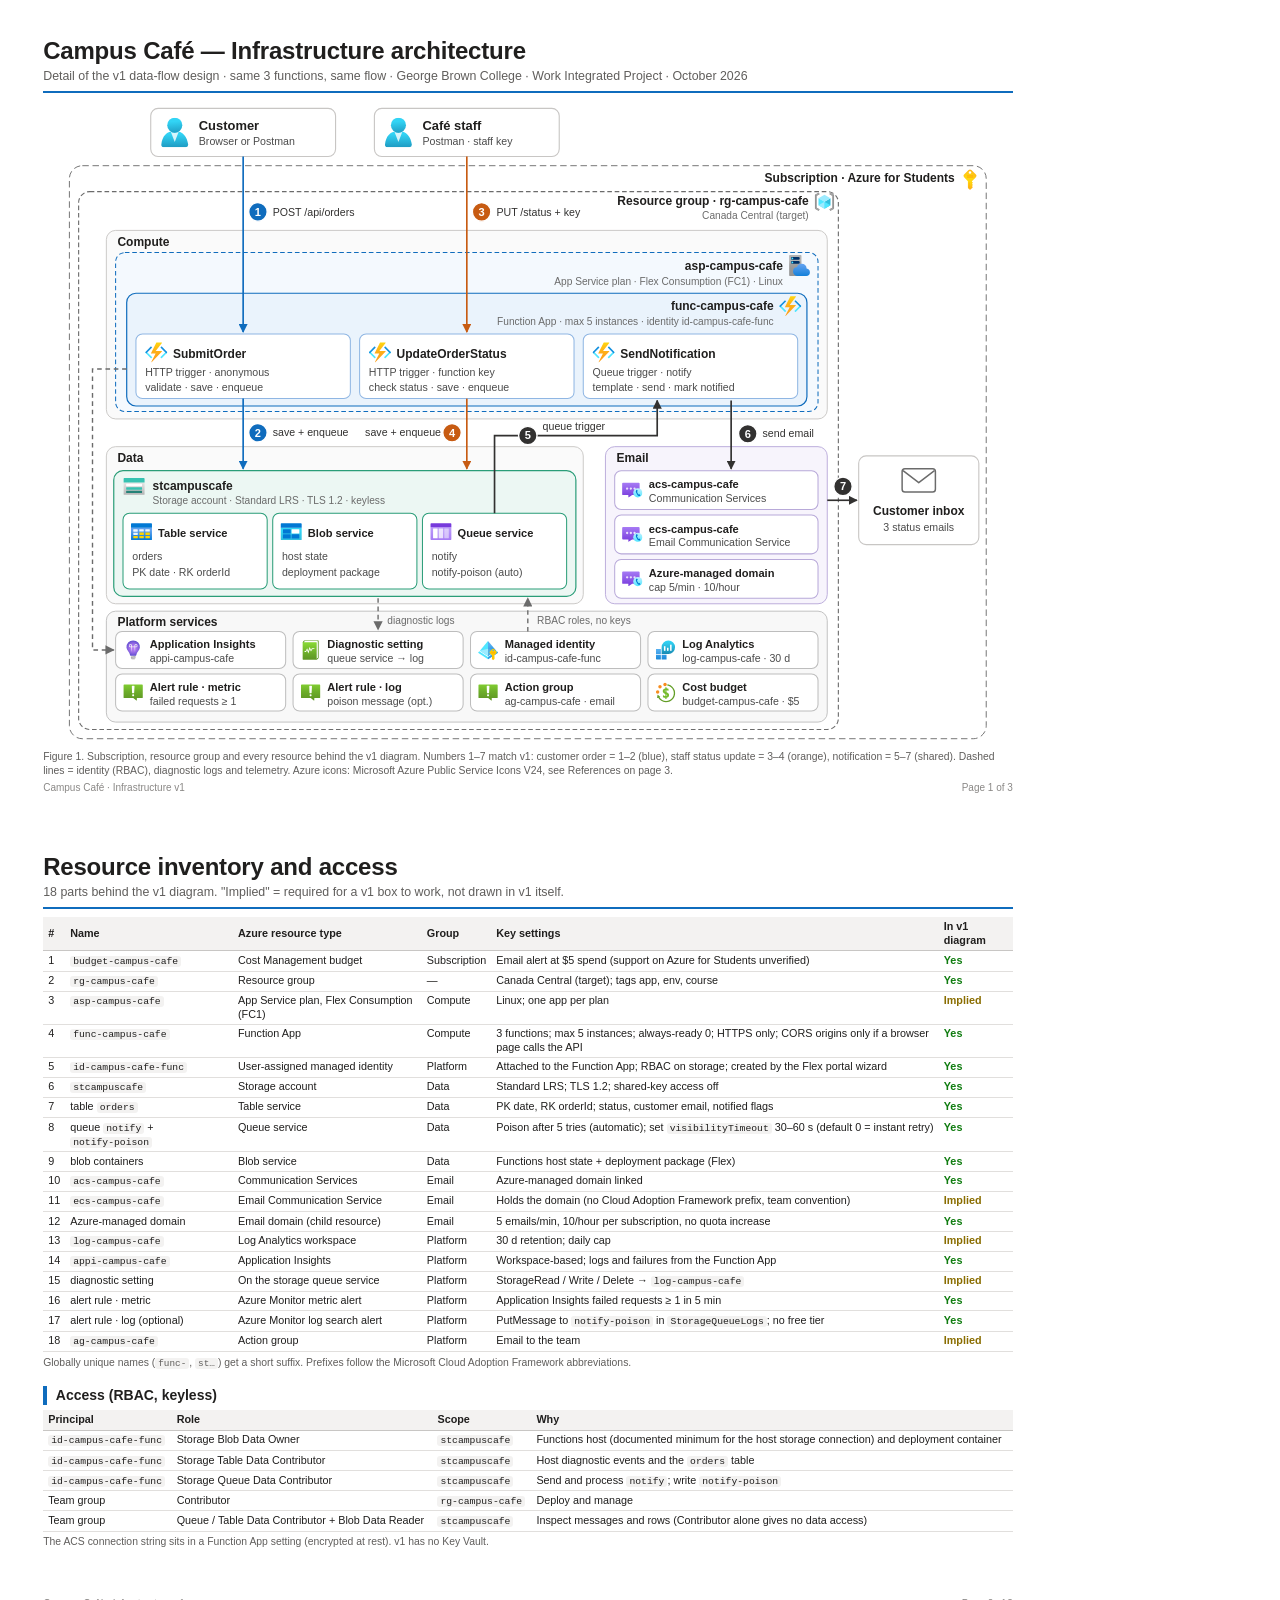
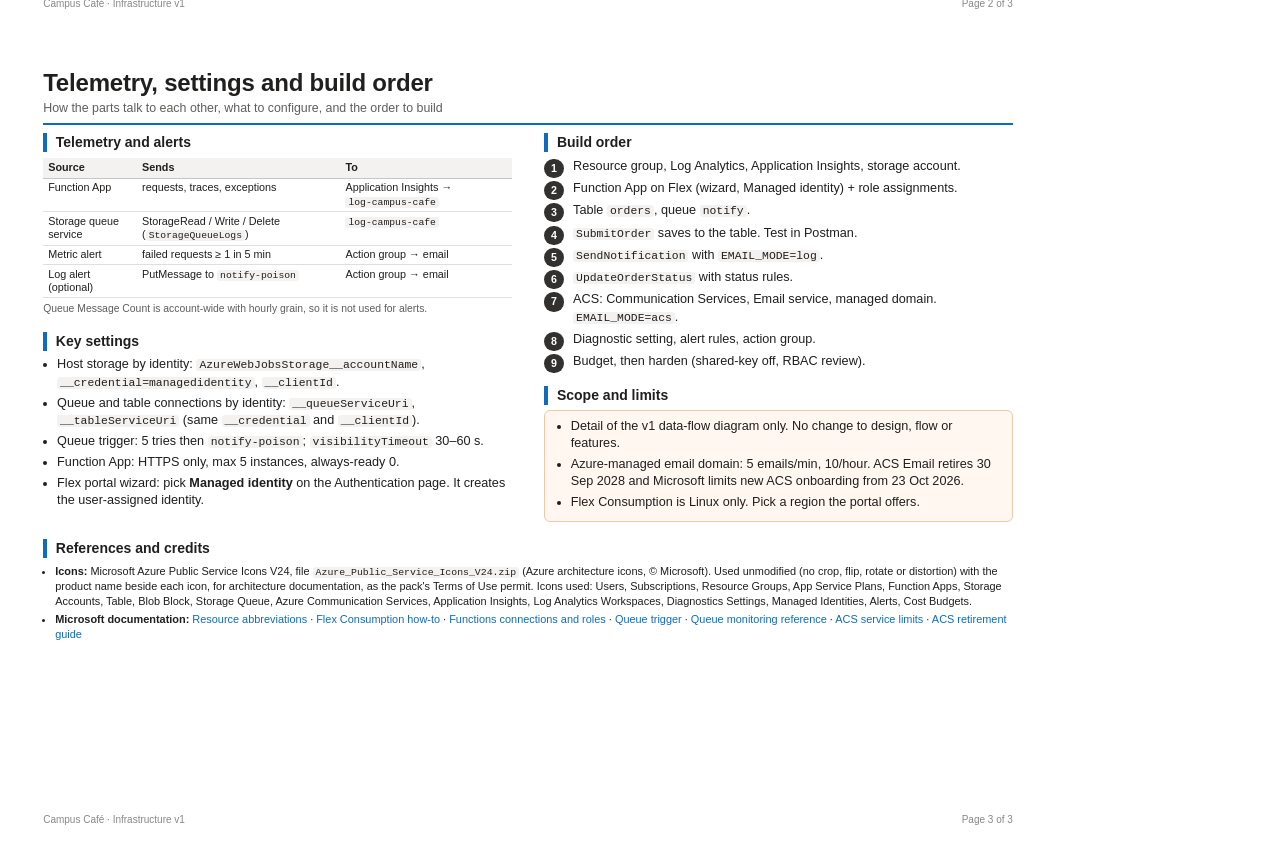
<file: docs/design/source/campus-cafe-infrastructure-v1.html>
<!DOCTYPE html><html lang="en"><head><meta charset="utf-8"><title>Campus Café — Infrastructure architecture (detail of v1)</title><style>
:root{--blue:#0F6CBD;--orange:#C75B12;--dark:#323130;--line:#E1DFDD;--bg:#F3F2F1}
*{box-sizing:border-box}
@page{size:11in 8.5in;margin:0}
html,body{margin:0;padding:0}
body{font-family:"Segoe UI",Arial,sans-serif;color:#201F1E;font-size:9.5pt;line-height:1.36;
 -webkit-print-color-adjust:exact;print-color-adjust:exact}
.page{width:11in;height:8.5in;padding:.36in .45in .5in;position:relative;overflow:hidden;
 break-after:page;page-break-after:always;background:#fff}
.page:last-child{break-after:auto;page-break-after:auto}
.hdr{border-bottom:2px solid var(--blue);padding-bottom:.06in;margin-bottom:.09in}
h1{font-size:18pt;margin:0;font-weight:600;letter-spacing:-.2px}
.sub{color:#605E5C;font-size:9.3pt;margin-top:1px}
figure{margin:0}
figure svg{width:100%;height:auto;max-height:6.72in;display:block;margin:0 auto}
figcaption{font-size:7.8pt;color:#605E5C;margin-top:.04in}
h2{font-size:10.5pt;margin:0 0 .06in;padding-left:.09in;border-left:4px solid var(--blue);font-weight:600}
.cols{display:grid;grid-template-columns:1fr 1fr;gap:.34in}
.blk{margin-bottom:.16in}
p{margin:0 0 .05in}
ul{margin:0;padding-left:1.1em}
li{margin-bottom:.035in}
code{font-family:Consolas,"Courier New",monospace;font-size:.9em;background:var(--bg);padding:0 3px;border-radius:3px;white-space:nowrap}
table{border-collapse:collapse;width:100%;font-size:8.1pt;line-height:1.25}
th{background:var(--bg);text-align:left;padding:3px 5px;border-bottom:1px solid #C8C6C4;font-weight:600}
td{padding:2.5px 5px;border-bottom:1px solid var(--line);vertical-align:top}
td.y{color:#107C10;font-weight:600;white-space:nowrap}
td.i{color:#8A6D00;font-weight:600;white-space:nowrap}
ol.steps{list-style:none;margin:0;padding:0;counter-reset:s}
ol.steps li{position:relative;padding-left:.3in;margin-bottom:.05in;counter-increment:s}
ol.steps li::before{content:counter(s);position:absolute;left:0;top:1px;width:.2in;height:.2in;border-radius:50%;
 background:var(--dark);color:#fff;font-weight:700;font-size:8pt;text-align:center;line-height:.2in}
.callout{border:1px solid #F1C8A4;background:#FFF7F0;border-radius:6px;padding:.07in .12in}
.box{background:#FAF9F8;border:1px solid var(--line);border-radius:6px;padding:.07in .12in}
.note{font-size:7.8pt;color:#605E5C;margin-top:.04in}
.refs{font-size:8.2pt}
.refs li{margin-bottom:.03in}
.foot{position:absolute;left:.45in;right:.45in;bottom:.22in;display:flex;justify-content:space-between;font-size:7.5pt;color:#8A8886}
a{color:#0F6CBD;text-decoration:none}
</style></head><body>
<section class="page">
 <div class="hdr">
  <h1>Campus Café — Infrastructure architecture</h1>
  <div class="sub">Detail of the v1 data-flow design · same 3 functions, same flow · George Brown College · Work Integrated Project · October 2026</div>
 </div>
 <figure>
  <svg xmlns="http://www.w3.org/2000/svg" viewBox="0 0 1000 698" role="img" aria-label="Campus Café infrastructure architecture, detail of v1"><defs><style>.t14{font:600 14px "Segoe UI",Arial,sans-serif;fill:#201F1E}.t13{font:600 13px "Segoe UI",Arial,sans-serif;fill:#201F1E}.t12{font:600 12px "Segoe UI",Arial,sans-serif;fill:#201F1E}.s11{font:400 11.5px "Segoe UI",Arial,sans-serif;fill:#4B4B4B}.g11{font:400 11px "Segoe UI",Arial,sans-serif;fill:#6B6B6B}.num{font:700 12px "Segoe UI",Arial,sans-serif;fill:#fff;text-anchor:middle}.lbl{font:400 11.5px "Segoe UI",Arial,sans-serif;fill:#323130}.lblr{font:400 11.5px "Segoe UI",Arial,sans-serif;fill:#323130;text-anchor:end}.hdrr{font:600 13px "Segoe UI",Arial,sans-serif;fill:#201F1E;text-anchor:end}.g11r{font:400 11px "Segoe UI",Arial,sans-serif;fill:#6B6B6B;text-anchor:end}</style><marker id="ah-blue" viewBox="0 0 10 10" refX="9" refY="5" markerWidth="10" markerHeight="10" markerUnits="userSpaceOnUse" orient="auto"><path d="M0 0L10 5L0 10z" fill="#0F6CBD"/></marker><marker id="ah-orange" viewBox="0 0 10 10" refX="9" refY="5" markerWidth="10" markerHeight="10" markerUnits="userSpaceOnUse" orient="auto"><path d="M0 0L10 5L0 10z" fill="#C75B12"/></marker><marker id="ah-dark" viewBox="0 0 10 10" refX="9" refY="5" markerWidth="10" markerHeight="10" markerUnits="userSpaceOnUse" orient="auto"><path d="M0 0L10 5L0 10z" fill="#323130"/></marker><marker id="ah-gray" viewBox="0 0 10 10" refX="9" refY="5" markerWidth="10" markerHeight="10" markerUnits="userSpaceOnUse" orient="auto"><path d="M0 0L10 5L0 10z" fill="#6B6B6B"/></marker><symbol id="ic-users" viewBox="0 0 18 18"><defs><linearGradient id="be92901b-ec33-4c65-adf1-9b0eed06d677" x1="9" y1="6.88" x2="9" y2="20.45" gradientUnits="userSpaceOnUse"><stop offset="0.22" stop-color="#32d4f5" /><stop offset="1" stop-color="#198ab3" /></linearGradient><linearGradient id="b46fc246-25d8-4398-8779-1042e8cacae7" x1="8.61" y1="-0.4" x2="9.6" y2="11.92" gradientUnits="userSpaceOnUse"><stop offset="0.22" stop-color="#32d4f5" /><stop offset="1" stop-color="#198ab3" /></linearGradient></defs><path d="M15.72,18a1.45,1.45,0,0,0,1.45-1.45.47.47,0,0,0,0-.17C16.59,11.81,14,8.09,9,8.09S1.34,11.24.83,16.39A1.46,1.46,0,0,0,2.14,18H15.72Z" fill="url(#be92901b-ec33-4c65-adf1-9b0eed06d677)" /><path d="M9,9.17a4.59,4.59,0,0,1-2.48-.73L9,14.86l2.44-6.38A4.53,4.53,0,0,1,9,9.17Z" fill="#fff" opacity="0.8" /><circle cx="9.01" cy="4.58" r="4.58" fill="url(#b46fc246-25d8-4398-8779-1042e8cacae7)" /></symbol><symbol id="ic-sub" viewBox="0 0 18 18"><defs><radialGradient id="a445c717-9d75-44c7-ba6b-0d8f2383e560" cx="-36.63" cy="17.12" r="11.18" gradientTransform="translate(41.88 -7.4) scale(0.94 0.94)" gradientUnits="userSpaceOnUse"><stop offset="0.27" stop-color="#ffd70f" /><stop offset="0.49" stop-color="#ffcb12" /><stop offset="0.88" stop-color="#feac19" /><stop offset="1" stop-color="#fea11b" /></radialGradient></defs><path id="e3d1e58c-f78e-4fb5-9857-0c9331da9979" d="M13.56,7.19a2.07,2.07,0,0,0,0-2.93h0L10,.69a2.06,2.06,0,0,0-2.92,0h0L3.52,4.26a2.09,2.09,0,0,0,0,2.93l3,3a.61.61,0,0,1,.17.41v5.52a.7.7,0,0,0,.2.5l1.35,1.35a.45.45,0,0,0,.66,0l1.31-1.31h0l.77-.77a.26.26,0,0,0,0-.38l-.55-.56a.29.29,0,0,1,0-.42l.55-.56a.26.26,0,0,0,0-.38L10.4,13a.28.28,0,0,1,0-.41L11,12a.26.26,0,0,0,0-.38l-.77-.78v-.28Zm-5-5.64A1.18,1.18,0,1,1,7.37,2.73,1.17,1.17,0,0,1,8.54,1.55Z" fill="url(#a445c717-9d75-44c7-ba6b-0d8f2383e560)" /><path id="a21a8f7a-61cc-4035-8449-e5c8fe4d4d5e" d="M7.62,16.21h0A.25.25,0,0,0,8,16V11.55a.27.27,0,0,0-.11-.22h0a.25.25,0,0,0-.39.22V16A.27.27,0,0,0,7.62,16.21Z" fill="#ff9300" opacity="0.75" /><rect id="ecd3189c-fb1e-4a0e-a2b6-ba2f11dda484" x="5.69" y="5.45" width="5.86" height="0.69" rx="0.32" fill="#ff9300" opacity="0.75" /><rect id="a1949a3c-4818-4bd1-b236-0d970b92fc62" x="5.69" y="6.57" width="5.86" height="0.69" rx="0.32" fill="#ff9300" opacity="0.75" /></symbol><symbol id="ic-rg" viewBox="0 0 18 18"><g><g><path d="M.5,15.08a.16.16,0,0,0,.08.14l1.16.65L3.7,17a.17.17,0,0,0,.23-.06l.66-1.12a.16.16,0,0,0-.06-.21l-2.3-1.3a.17.17,0,0,1-.08-.14V3.85a.16.16,0,0,1,.08-.14l2.3-1.3a.16.16,0,0,0,.06-.21L3.93,1.08A.17.17,0,0,0,3.7,1L1.78,2.11l-1.2.67a.16.16,0,0,0-.08.14V15.08Z" fill="#949494" /><path d="M2.14,3.77l.06-.06,2.3-1.3a.14.14,0,0,0,.06-.21L3.9,1.08A.15.15,0,0,0,3.68,1L1.75,2.11.56,2.78s-.05,0-.06.06l.9.51Z" fill="#a3a3a3" /><path d="M4.5,15.59l-2.3-1.3a.22.22,0,0,1-.07-.09l-1.62,1,.05,0,1.15.65,2,1.11a.15.15,0,0,0,.22-.06l.66-1.12A.14.14,0,0,0,4.5,15.59Z" fill="#a3a3a3" /></g><path d="M17.5,15.08a.16.16,0,0,1-.08.14l-1.16.65L14.3,17a.17.17,0,0,1-.23-.06l-.66-1.12a.16.16,0,0,1,.06-.21l2.3-1.3a.17.17,0,0,0,.08-.14V3.85a.16.16,0,0,0-.08-.14l-2.3-1.3a.16.16,0,0,1-.06-.21l.66-1.12A.17.17,0,0,1,14.3,1l1.92,1.09,1.2.67a.16.16,0,0,1,.08.14V15.08Z" fill="#949494" /><path d="M15.86,3.77l-.06-.06-2.3-1.3a.14.14,0,0,1-.06-.21l.66-1.12A.15.15,0,0,1,14.32,1l1.93,1.09,1.19.67s0,0,.06.06l-.9.51Z" fill="#a3a3a3" /><path d="M13.5,15.59l2.3-1.3a.22.22,0,0,0,.07-.09l1.62,1,0,0-1.15.65-2,1.11a.15.15,0,0,1-.22-.06l-.66-1.12A.14.14,0,0,1,13.5,15.59Z" fill="#a3a3a3" /><polygon points="14.31 5.93 14.31 12.07 8.99 15.16 8.99 9.01 14.31 5.93" fill="#32bedd" /><polygon points="14.31 5.93 9 9.02 3.68 5.93 9 2.84 14.31 5.93" fill="#9cebff" /><polygon points="8.99 9.02 8.99 15.16 3.68 12.07 3.68 5.93 8.99 9.02" fill="#50e6ff" /><polygon points="3.68 12.07 8.99 9.01 8.99 15.16 3.68 12.07" fill="#9cebff" /><polygon points="14.31 12.07 8.99 9.01 8.99 15.16 14.31 12.07" fill="#50e6ff" /></g></symbol><symbol id="ic-plan" viewBox="0 0 18 18"><defs><linearGradient id="a773af38-43e4-4fd2-9485-f8aac63ca91b" x1="5.57" y1="17.5" x2="5.57" y2="0.5" gradientUnits="userSpaceOnUse"><stop offset="0.05" stop-color="#949494" /><stop offset="0.36" stop-color="#979797" /><stop offset="0.54" stop-color="#9f9f9f" /><stop offset="0.69" stop-color="#adadad" /><stop offset="0.73" stop-color="#b3b3b3" /></linearGradient><linearGradient id="b4779ae6-74a5-486d-8aad-cd011859785a" x1="10.56" y1="6.02" x2="10.56" y2="19.71" gradientUnits="userSpaceOnUse"><stop offset="0.18" stop-color="#5ea0ef" /><stop offset="1" stop-color="#0078d4" /></linearGradient></defs><path d="M10.56,16.93a.56.56,0,0,1-.57.57H1.14a.56.56,0,0,1-.56-.57V1.07A.56.56,0,0,1,1.14.5H10a.56.56,0,0,1,.57.57Z" fill="url(#a773af38-43e4-4fd2-9485-f8aac63ca91b)" /><path d="M2,6.46A1.08,1.08,0,0,1,3.13,5.38h5A1.08,1.08,0,0,1,9.18,6.46h0A1.08,1.08,0,0,1,8.1,7.55h-5A1.09,1.09,0,0,1,2,6.46Z" fill="#003067" /><path d="M2,3.24A1.09,1.09,0,0,1,3.13,2.15h5A1.08,1.08,0,0,1,9.18,3.24h0A1.08,1.08,0,0,1,8.1,4.32h-5A1.08,1.08,0,0,1,2,3.24Z" fill="#003067" /><circle cx="3.17" cy="3.24" r="0.73" fill="#50e6ff" /><circle cx="3.17" cy="6.46" r="0.73" fill="#50e6ff" /><path d="M17.42,14.38a3.12,3.12,0,0,0-2.67-3,3.93,3.93,0,0,0-4-3.8,4,4,0,0,0-3.83,2.66A3.7,3.7,0,0,0,3.7,13.83,3.77,3.77,0,0,0,7.56,17.5l.34,0h6.26l.17,0A3.15,3.15,0,0,0,17.42,14.38Z" fill="url(#b4779ae6-74a5-486d-8aad-cd011859785a)" /><rect width="18" height="18" fill="none" /></symbol><symbol id="ic-func" viewBox="0 0 18 18"><defs><linearGradient id="b403aca7-f387-4434-96b4-ae157edc835f" x1="-175.993" y1="-343.723" x2="-175.993" y2="-359.232" gradientTransform="translate(212.573 370.548) scale(1.156 1.029)" gradientUnits="userSpaceOnUse"><stop offset="0" stop-color="#fea11b" /><stop offset="0.284" stop-color="#fea51a" /><stop offset="0.547" stop-color="#feb018" /><stop offset="0.8" stop-color="#ffc314" /><stop offset="1" stop-color="#ffd70f" /></linearGradient></defs><g><path d="M2.37,7.475H3.2a.267.267,0,0,1,.267.267v6.148a.533.533,0,0,1-.533.533H2.1a0,0,0,0,1,0,0V7.741a.267.267,0,0,1,.267-.267Z" transform="translate(12.507 16.705) rotate(134.919)" fill="#50e6ff" /><path d="M2.325,3.6h.833a.267.267,0,0,1,.267.267v6.583a0,0,0,0,1,0,0H2.591a.533.533,0,0,1-.533-.533V3.865A.267.267,0,0,1,2.325,3.6Z" transform="translate(5.759 0.114) rotate(44.919)" fill="#1490df" /></g><g><path d="M14.53,7.475h.833a.533.533,0,0,1,.533.533v6.148a.267.267,0,0,1-.267.267H14.8a.267.267,0,0,1-.267-.267V7.475a0,0,0,0,1,0,0Z" transform="translate(12.223 -7.555) rotate(45.081)" fill="#50e6ff" /><path d="M15.108,3.6h.833a0,0,0,0,1,0,0v6.583a.267.267,0,0,1-.267.267h-.833a.267.267,0,0,1-.267-.267V4.131a.533.533,0,0,1,.533-.533Z" transform="translate(31.022 1.222) rotate(135.081)" fill="#1490df" /></g><path d="M8.459,9.9H4.87a.193.193,0,0,1-.2-.181.166.166,0,0,1,.018-.075L8.991,1.13a.206.206,0,0,1,.186-.106h4.245a.193.193,0,0,1,.2.181.165.165,0,0,1-.035.1L8.534,7.966h4.928a.193.193,0,0,1,.2.181.176.176,0,0,1-.052.122L5.421,16.788c-.077.046-.624.5-.356-.189h0Z" fill="url(#b403aca7-f387-4434-96b4-ae157edc835f)" /></symbol><symbol id="ic-storage" viewBox="0 0 18 18"><defs><linearGradient id="ad4c4f96-09aa-4f91-ba10-5cb8ad530f74" x1="9" y1="15.83" x2="9" y2="5.79" gradientUnits="userSpaceOnUse"><stop offset="0" stop-color="#b3b3b3" /><stop offset="0.26" stop-color="#c1c1c1" /><stop offset="1" stop-color="#e6e6e6" /></linearGradient></defs><path d="M.5,5.79h17a0,0,0,0,1,0,0v9.48a.57.57,0,0,1-.57.57H1.07a.57.57,0,0,1-.57-.57V5.79A0,0,0,0,1,.5,5.79Z" fill="url(#ad4c4f96-09aa-4f91-ba10-5cb8ad530f74)" /><path d="M1.07,2.17H16.93a.57.57,0,0,1,.57.57V5.79a0,0,0,0,1,0,0H.5a0,0,0,0,1,0,0V2.73A.57.57,0,0,1,1.07,2.17Z" fill="#37c2b1" /><path d="M2.81,6.89H15.18a.27.27,0,0,1,.26.27v1.4a.27.27,0,0,1-.26.27H2.81a.27.27,0,0,1-.26-.27V7.16A.27.27,0,0,1,2.81,6.89Z" fill="#fff" /><path d="M2.82,9.68H15.19a.27.27,0,0,1,.26.27v1.41a.27.27,0,0,1-.26.27H2.82a.27.27,0,0,1-.26-.27V10A.27.27,0,0,1,2.82,9.68Z" fill="#37c2b1" /><path d="M2.82,12.5H15.19a.27.27,0,0,1,.26.27v1.41a.27.27,0,0,1-.26.27H2.82a.27.27,0,0,1-.26-.27V12.77A.27.27,0,0,1,2.82,12.5Z" fill="#258277" /></symbol><symbol id="ic-table" viewBox="0 0 18 18"><defs><linearGradient id="fc742b2b-5750-4864-b8dc-cdccaac6f13c" x1="9" y1="15.834" x2="9" y2="5.788" gradientUnits="userSpaceOnUse"><stop offset="0" stop-color="#0078d4" /><stop offset="0.502" stop-color="#4093e6" /><stop offset="0.775" stop-color="#5ea0ef" /></linearGradient></defs><g id="fb33f902-6783-4db3-88ea-a4524e356c77"><g><path d="M.5,5.788h17a0,0,0,0,1,0,0v9.478a.568.568,0,0,1-.568.568H1.068A.568.568,0,0,1,.5,15.266V5.788A0,0,0,0,1,.5,5.788Z" fill="url(#fc742b2b-5750-4864-b8dc-cdccaac6f13c)" /><path d="M1.071,2.166H16.929a.568.568,0,0,1,.568.568V5.788a0,0,0,0,1,0,0H.5a0,0,0,0,1,0,0V2.734A.568.568,0,0,1,1.071,2.166Z" fill="#0078d4" /><rect x="2.304" y="7.121" width="3.65" height="1.85" rx="0.283" fill="#fff" opacity="0.9" /><rect x="7.2" y="7.095" width="3.65" height="1.85" rx="0.283" fill="#fff" opacity="0.9" /><rect x="12.096" y="7.095" width="3.65" height="1.85" rx="0.283" fill="#fff" opacity="0.9" /><rect x="2.358" y="9.767" width="3.65" height="1.85" rx="0.283" fill="#fff" opacity="0.9" /><rect x="7.254" y="9.741" width="3.65" height="1.85" rx="0.283" fill="#ffd400" /><rect x="12.15" y="9.741" width="3.65" height="1.85" rx="0.283" fill="#ffd400" /><rect x="2.358" y="12.439" width="3.65" height="1.85" rx="0.283" fill="#ffd400" /><rect x="7.254" y="12.413" width="3.65" height="1.85" rx="0.283" fill="#ffd400" /><rect x="12.15" y="12.413" width="3.65" height="1.85" rx="0.283" fill="#ffd400" /></g></g></symbol><symbol id="ic-blob" viewBox="0 0 18 18"><defs><linearGradient id="a9c62307-1cd0-400c-911b-17ec6a9110ce" x1="9" y1="15.834" x2="9" y2="5.788" gradientUnits="userSpaceOnUse"><stop offset="0" stop-color="#32bedd" /><stop offset="0.775" stop-color="#32d4f5" /></linearGradient></defs><g id="f31d214e-f09e-49e3-b3d2-7c5d55682d09"><g><path d="M.5,5.788h17a0,0,0,0,1,0,0v9.478a.568.568,0,0,1-.568.568H1.068A.568.568,0,0,1,.5,15.266V5.788A0,0,0,0,1,.5,5.788Z" fill="url(#a9c62307-1cd0-400c-911b-17ec6a9110ce)" /><path d="M1.071,2.166H16.929a.568.568,0,0,1,.568.568V5.788a0,0,0,0,1,0,0H.5a0,0,0,0,1,0,0V2.734A.568.568,0,0,1,1.071,2.166Z" fill="#0078d4" /><rect x="2.328" y="7.049" width="6.281" height="3.408" rx="0.283" fill="#0078d4" /><rect x="9.336" y="7.049" width="6.281" height="3.408" rx="0.283" fill="#fff" /><rect x="2.296" y="11.128" width="6.281" height="3.408" rx="0.283" fill="#0078d4" /><rect x="9.304" y="11.128" width="6.281" height="3.408" rx="0.283" fill="#0078d4" /></g></g></symbol><symbol id="ic-queue" viewBox="0 0 18 18"><defs><linearGradient id="f6607f9a-6e3a-4339-acc9-d6f3ae1a2c0d" x1="9" y1="15.799" x2="9" y2="5.316" gradientUnits="userSpaceOnUse"><stop offset="0" stop-color="#a67af4" /><stop offset="0.775" stop-color="#b796f9" /></linearGradient></defs><g id="f3784f80-3379-4e66-8e32-fca3fab0f4d7"><g><path d="M.544,5.316H17.456a0,0,0,0,1,0,0v9.918a.565.565,0,0,1-.565.565H1.109a.565.565,0,0,1-.565-.565V5.316A0,0,0,0,1,.544,5.316Z" fill="url(#f6607f9a-6e3a-4339-acc9-d6f3ae1a2c0d)" /><path d="M1.112,2.2H16.888a.565.565,0,0,1,.565.565v2.55a0,0,0,0,1,0,0H.547a0,0,0,0,1,0,0V2.766A.565.565,0,0,1,1.112,2.2Z" fill="#773adc" /><g><rect x="2.625" y="6.435" width="3.683" height="7.933" rx="0.274" fill="#fff" /><rect x="7.158" y="6.435" width="3.683" height="7.933" rx="0.274" fill="#fff" opacity="0.75" /><rect x="11.692" y="6.435" width="3.683" height="7.933" rx="0.274" fill="#fff" opacity="0.5" /></g></g></g></symbol><symbol id="ic-acs" viewBox="0 0 18 18"><defs><linearGradient id="e693c899-5f5d-478d-b979-b6888a267030" x1="7.762" y1="2.476" x2="7.762" y2="15.391" gradientUnits="userSpaceOnUse"><stop offset="0.002" stop-color="#a67af4" /><stop offset="1" stop-color="#773adc" /></linearGradient><linearGradient id="ec7a0191-6903-4b3c-9f74-799112b8ee09" x1="13.926" y1="7.376" x2="13.926" y2="15.524" gradientUnits="userSpaceOnUse"><stop offset="0" stop-color="#c3f1ff" /><stop offset="1" stop-color="#50e6ff" /></linearGradient></defs><g id="beab6721-a8e3-4493-b90b-351ab8c715db"><path d="M.9,2.476H14.623a.844.844,0,0,1,.9.774v9.386a.846.846,0,0,1-.9.774H9.007a.168.168,0,0,0-.091.027l-2.881,1.9a.3.3,0,0,1-.481-.205V13.539a.141.141,0,0,0-.15-.129H.9a.845.845,0,0,1-.9-.774V3.25A.846.846,0,0,1,.9,2.476Z" fill="url(#e693c899-5f5d-478d-b979-b6888a267030)" /><path d="M11.031,6.661a1.025,1.025,0,1,1-1.025,1.025A1.025,1.025,0,0,1,11.031,6.661ZM6.737,7.7A1.025,1.025,0,1,0,7.762,6.67,1.025,1.025,0,0,0,6.737,7.7Zm-3.27,0A1.025,1.025,0,1,0,4.492,6.67,1.025,1.025,0,0,0,3.467,7.7Z" fill="#fff" opacity="0.8" /><circle cx="13.926" cy="11.45" r="4.074" fill="url(#ec7a0191-6903-4b3c-9f74-799112b8ee09)" /><path d="M16.164,13.638l-.537-.814a.3.3,0,0,0-.4-.1l-.385.207a.194.194,0,0,1-.23-.034,6,6,0,0,1-.689-.828l-.308-.523a5.945,5.945,0,0,1-.365-1.014.2.2,0,0,1,.087-.216l.373-.227a.3.3,0,0,0,.114-.39L13.4,8.824a.285.285,0,0,0-.372-.133,1.722,1.722,0,0,0-.78.971c-.352.815.28,1.774.747,2.59H13c.467.816.976,1.846,1.856,1.956a1.719,1.719,0,0,0,1.232-.182A.283.283,0,0,0,16.164,13.638Z" fill="#0078d4" /></g>​
</symbol><symbol id="ic-insights" viewBox="0 0 18 18"><defs><radialGradient id="a7a1c431-6c6d-4a8f-9a69-8da437e5b0c5" cx="9" cy="7.35" r="6.42" gradientUnits="userSpaceOnUse"><stop offset="0" stop-color="#b77af4" /><stop offset="0.21" stop-color="#b378f2" /><stop offset="0.43" stop-color="#a672ed" /><stop offset="0.65" stop-color="#9267e4" /><stop offset="0.88" stop-color="#7559d8" /><stop offset="1" stop-color="#624fd0" /></radialGradient><linearGradient id="ec0c4f0d-5c8e-4882-96a1-89d61808eb49" x1="9.02" y1="3.91" x2="9.08" y2="11.49" gradientUnits="userSpaceOnUse"><stop offset="0" stop-color="#f2f2f2" /><stop offset="0.23" stop-color="#f1f1f2" stop-opacity="0.99" /><stop offset="0.37" stop-color="#ededf1" stop-opacity="0.95" /><stop offset="0.48" stop-color="#e7e5f0" stop-opacity="0.89" /><stop offset="0.58" stop-color="#dedbee" stop-opacity="0.81" /><stop offset="0.67" stop-color="#d3ceeb" stop-opacity="0.7" /><stop offset="0.76" stop-color="#c4bee8" stop-opacity="0.57" /><stop offset="0.84" stop-color="#b4abe5" stop-opacity="0.41" /><stop offset="0.92" stop-color="#a095e1" stop-opacity="0.22" /><stop offset="0.99" stop-color="#8b7ddc" stop-opacity="0.02" /><stop offset="1" stop-color="#897bdc" stop-opacity="0" /></linearGradient></defs><path d="M10.23,17.39l.81-.87V14.2H7v2.32l.81.87A.32.32,0,0,0,8,17.5h2A.32.32,0,0,0,10.23,17.39Z" fill="#cecece" /><path d="M9,.5A5.89,5.89,0,0,0,3.09,7.07c.27,2.47,2.62,3.62,3.29,6.75a.49.49,0,0,0,.47.38h4.3a.49.49,0,0,0,.47-.38c.67-3.13,3-4.28,3.29-6.75A5.89,5.89,0,0,0,9,.5ZM7,14.2" fill="url(#a7a1c431-6c6d-4a8f-9a69-8da437e5b0c5)" /><path d="M11.46,3.79a1.4,1.4,0,0,0-1.35,1.44V6H8V5.23A1.41,1.41,0,0,0,6.59,3.79,1.4,1.4,0,0,0,5.24,5.23,1.41,1.41,0,0,0,6.59,6.68h.64v6a.36.36,0,0,0,.72,0v-6h2.16v6a.36.36,0,1,0,.72,0v-6h.63a1.4,1.4,0,0,0,1.35-1.45A1.4,1.4,0,0,0,11.46,3.79ZM7.23,6H6.55a.74.74,0,0,1-.68-.77.74.74,0,0,1,.68-.77.74.74,0,0,1,.68.77Zm4.28,0h-.68V5.19a.68.68,0,1,1,1.35,0A.73.73,0,0,1,11.51,6Z" fill="url(#ec0c4f0d-5c8e-4882-96a1-89d61808eb49)" /><polygon points="6.96 15.8 11.04 15.01 11.04 14.56 6.96 15.36 6.96 15.8" fill="#999" /><polygon points="11.04 16.11 11.04 15.67 6.96 16.48 6.96 16.52 7.27 16.86 11.04 16.11" fill="#999" /></symbol><symbol id="ic-law" viewBox="0 0 18 18"><defs><linearGradient id="a997e203-1d7d-4cb9-b131-5dc44e029b46" x1="5.23" y1="17.45" x2="5.23" y2="8.09" gradientUnits="userSpaceOnUse"><stop offset="0" stop-color="#1988d9" /><stop offset="0.9" stop-color="#54aef0" /></linearGradient><linearGradient id="e122e9d8-aee5-4f1a-a60e-b1eae355daa5" x1="11.5" y1="12.45" x2="11.5" y2="0.55" gradientUnits="userSpaceOnUse"><stop offset="0" stop-color="#198ab3" /><stop offset="0.01" stop-color="#198bb4" /><stop offset="0.44" stop-color="#27b2d7" /><stop offset="0.79" stop-color="#2fcbed" /><stop offset="1" stop-color="#32d4f5" /></linearGradient></defs><path d="M5.59,13.13H9.91v4.32H5.59ZM1.15,17.45H4.87V13.13H.55v3.72A.6.6,0,0,0,1.15,17.45Zm-.6-5H4.87V8.09H.55Z" fill="url(#a997e203-1d7d-4cb9-b131-5dc44e029b46)" /><path d="M11.5.55a5.89,5.89,0,0,1,5.95,6,5.89,5.89,0,0,1-5.95,5.95H5.55V6.5A5.89,5.89,0,0,1,11.5.55Z" fill-rule="evenodd" fill="url(#e122e9d8-aee5-4f1a-a60e-b1eae355daa5)" /><rect x="7.59" y="5.65" width="1.36" height="4.08" fill="#fff" /><rect x="10.31" y="7.01" width="1.36" height="2.72" fill="#fff" /><rect x="13.03" y="4.29" width="1.36" height="5.44" fill="#fff" /></symbol><symbol id="ic-diag" viewBox="0 0 18 18"><defs><linearGradient id="ef71ca8b-e0c3-42a3-b174-28e7219ff221" x1="8.15" y1="17.49" x2="8.15" y2="2.09" gradientUnits="userSpaceOnUse"><stop offset="0" stop-color="#5e9624" /><stop offset="0.31" stop-color="#69a828" /><stop offset="0.93" stop-color="#86d633" /></linearGradient></defs><path d="M15.2.5H3.59a.57.57,0,0,0-.44.2L1.93,2.11,15.31,15.67l-2,1.83h1a.71.71,0,0,0,.46-.17l1.17-1.07a.59.59,0,0,0,.19-.43V1.33A.81.81,0,0,0,15.2.5Z" fill="#5e9624" /><path d="M2.91,2.1l.74-.84A.5.5,0,0,1,4,1.08H14.88a.52.52,0,0,1,.52.52V15.38a.52.52,0,0,1-.17.38l-1.15,1.06" fill="#fff" /><path d="M14,2.09H2a.06.06,0,0,0-.05.06v15a.38.38,0,0,0,.38.38H14a.38.38,0,0,0,.38-.38V2.48A.38.38,0,0,0,14,2.09Z" fill="url(#ef71ca8b-e0c3-42a3-b174-28e7219ff221)" /><path d="M12.5,7.82a.37.37,0,0,0-.37-.39H10.28a.16.16,0,0,0-.15.09L9.36,8.9,8.1,6.35,6.93,10l-1-2.6L4.61,9.84a.18.18,0,0,1-.15.1h-.6a.37.37,0,0,0-.37.33h0a.37.37,0,0,0,.37.41h1a.18.18,0,0,0,.16-.1L5.8,9.11l1.21,3L8.24,8.25l1.08,2.19,1.21-2.17a.16.16,0,0,1,.15-.09h1.45a.37.37,0,0,0,.37-.36Z" fill="#fff" /></symbol><symbol id="ic-identity" viewBox="0 0 18 18"><defs><linearGradient id="bb67b154-af8f-4a53-a9ce-aa046b9398e9" x1="13.18" y1="13.01" x2="8.63" y2="4.38" gradientUnits="userSpaceOnUse"><stop offset="0" stop-color="#1988d9" /><stop offset="0.9" stop-color="#54aef0" /></linearGradient><linearGradient id="a47d7138-084a-471d-8d63-744e75b9e8a3" x1="11.22" y1="10.5" x2="14.37" y2="15.93" gradientUnits="userSpaceOnUse"><stop offset="0.1" stop-color="#54aef0" /><stop offset="0.29" stop-color="#4fabee" /><stop offset="0.51" stop-color="#41a2e9" /><stop offset="0.74" stop-color="#2a93e0" /><stop offset="0.88" stop-color="#1988d9" /></linearGradient></defs><g><polygon points="1.15 10.22 8.93 15.27 16.85 10.21 17.85 11.36 8.93 17.11 0.15 11.37 1.15 10.22" fill="#50e6ff" /><polygon points="1.73 9.58 8.93 1 16.28 9.59 8.93 14.23 1.73 9.58" fill="#fff" /><polygon points="8.93 1 8.93 14.23 1.73 9.58 8.93 1" fill="#50e6ff" /><polygon points="8.93 1 8.93 14.23 16.28 9.59 8.93 1" fill="url(#bb67b154-af8f-4a53-a9ce-aa046b9398e9)" /><polygon points="8.93 7.83 16.28 9.59 8.93 14.23 8.93 7.83" fill="#53b1e0" /><polygon points="8.93 14.23 1.73 9.58 8.93 7.83 8.93 14.23" fill="#9cebff" /><polygon points="8.93 17.11 17.85 11.36 16.85 10.21 8.93 15.27 8.93 17.11" fill="url(#a47d7138-084a-471d-8d63-744e75b9e8a3)" /><g><path id="e189a61f-631a-4122-bb2b-079e86004d96" d="M16.32,11.88a1.16,1.16,0,0,0,0-1.65h0l-2-2a1.16,1.16,0,0,0-1.64,0h0l-2,2a1.18,1.18,0,0,0,0,1.65l1.67,1.67a.32.32,0,0,1,.09.23v3.1a.36.36,0,0,0,.12.28l.76.76a.25.25,0,0,0,.37,0l.73-.73h0l.44-.44a.15.15,0,0,0,0-.21l-.31-.31a.16.16,0,0,1,0-.24l.31-.31a.16.16,0,0,0,0-.22l-.31-.31a.15.15,0,0,1,0-.23l.31-.32a.15.15,0,0,0,0-.21l-.44-.44v-.16ZM13.5,8.71a.66.66,0,1,1-.66.66.66.66,0,0,1,.66-.66Z" fill="#ffca00" /><path id="fb7033ee-4650-4886-80c7-eddf62560f85" d="M13,17h0a.14.14,0,0,0,.24-.11V14.33a.16.16,0,0,0-.06-.13h0a.14.14,0,0,0-.22.13v2.51A.15.15,0,0,0,13,17Z" fill="#ff9300" opacity="0.75" /><rect id="b166b8c2-b9ee-4c3d-bf7a-77bd5ce0570b" x="11.9" y="10.9" width="3.29" height="0.39" rx="0.18" fill="#ff9300" opacity="0.75" /><rect id="baf437fe-3483-4a25-94ba-1e84a64cd2eb" x="11.9" y="11.53" width="3.29" height="0.39" rx="0.18" fill="#ff9300" opacity="0.75" /></g></g></symbol><symbol id="ic-alerts" viewBox="0 0 18 18"><defs><linearGradient id="e4e1e494-21f1-4e9c-a6fa-0993efff08d3" x1="9" y1="17.2" x2="9" y2="-3.28" gradientUnits="userSpaceOnUse"><stop offset="0" stop-color="#5e9624" /><stop offset="0.18" stop-color="#629c25" /><stop offset="0.44" stop-color="#6dae2a" /><stop offset="0.73" stop-color="#7fcb30" /><stop offset="0.82" stop-color="#86d633" /></linearGradient></defs><g><path d="M17.5,2.5V13.33a.58.58,0,0,1-.58.58H12.4a.15.15,0,0,0-.15.14V15.8a.28.28,0,0,1-.45.23L9.08,13.94l-.09,0H1.08a.58.58,0,0,1-.58-.58V2.5a.58.58,0,0,1,.58-.59H16.92A.58.58,0,0,1,17.5,2.5Z" fill="url(#e4e1e494-21f1-4e9c-a6fa-0993efff08d3)" /><path d="M9.54,9.63H8.38A.36.36,0,0,1,8,9.29L7.8,3.43a.35.35,0,0,1,.35-.36h1.7a.35.35,0,0,1,.35.37L9.89,9.3A.35.35,0,0,1,9.54,9.63Z" fill="#fff" /><rect x="8.13" y="10.62" width="1.69" height="1.69" rx="0.61" fill="#fff" /></g></symbol><symbol id="ic-budget" viewBox="0 0 18 18"><defs><radialGradient id="b42f2a6e-7039-431b-834c-df913d4ac29c" cx="9.477" cy="9.576" r="7.889" gradientUnits="userSpaceOnUse"><stop offset="0.669" stop-color="#76bc2d" /><stop offset="0.787" stop-color="#70b22b" /><stop offset="0.985" stop-color="#5f9825" /><stop offset="1" stop-color="#5e9624" /></radialGradient></defs><g id="a3e62a36-d247-4815-8b25-f526266fc9df"><g><path d="M11.609,9.82h0A4.577,4.577,0,0,0,9.9,8.81V6.93a4.118,4.118,0,0,1,1.547.547.134.134,0,0,0,.134,0,.131.131,0,0,0,.068-.115V5.849a.134.134,0,0,0-.068-.116A4.064,4.064,0,0,0,9.9,5.343V4.449a.132.132,0,0,0-.133-.133H8.952a.132.132,0,0,0-.133.133V5.37a2.76,2.76,0,0,0-1.58.739,2.159,2.159,0,0,0-.669,1.6,2.147,2.147,0,0,0,.547,1.528,4.625,4.625,0,0,0,1.7,1.006v1.8a4.391,4.391,0,0,1-.968-.244,3.133,3.133,0,0,1-.919-.46.136.136,0,0,0-.139-.011.135.135,0,0,0-.072.119V13a.132.132,0,0,0,.071.118,4.667,4.667,0,0,0,2.027.529V14.7a.132.132,0,0,0,.133.132h.811A.132.132,0,0,0,9.9,14.7V13.6a2.883,2.883,0,0,0,1.65-.716,2.129,2.129,0,0,0,.619-1.588A2.071,2.071,0,0,0,11.609,9.82Zm-1.186,1.538v.01a.606.606,0,0,1-.527.638V10.685C10.242,10.876,10.419,11.1,10.423,11.358ZM8.313,7.615a.618.618,0,0,1,.506-.646V8.355A.873.873,0,0,1,8.313,7.615Z" fill="#76bc2d" /><circle cx="2.027" cy="8.496" r="1.527" fill="#f78d1e" /><circle cx="4.102" cy="3.932" r="1.527" fill="#f78d1e" /><path d="M11.636,1.891a7.742,7.742,0,0,0-.947-.2,1.512,1.512,0,0,1-.252,1.146A6.825,6.825,0,1,1,3.683,13.168l.6-.225a.132.132,0,0,0,.038-.226L2.172,10.945a.133.133,0,0,0-.216.081l-.448,2.747a.133.133,0,0,0,.178.146l.883-.332a8,8,0,1,0,9.067-11.7Z" fill="url(#b42f2a6e-7039-431b-834c-df913d4ac29c)" /><circle cx="8.566" cy="1.928" r="1.527" fill="#f78d1e" /></g></g></symbol></defs><rect width="1000" height="698" fill="#FFFFFF"/><rect x="92" y="8" width="200" height="52" rx="8" fill="#FFFFFF" stroke="#C8C6C4" stroke-width="1.2"/><use href="#ic-users" x="102" y="18" width="32" height="32"/><text x="144" y="31" class="t14">Customer</text><text x="144" y="48" class="s11">Browser or Postman</text><rect x="334" y="8" width="200" height="52" rx="8" fill="#FFFFFF" stroke="#C8C6C4" stroke-width="1.2"/><use href="#ic-users" x="344" y="18" width="32" height="32"/><text x="386" y="31" class="t14">Café staff</text><text x="386" y="48" class="s11">Postman · staff key</text><rect x="4" y="70" width="992" height="620" rx="14" fill="none" stroke="#6B6B6B" stroke-width="1" stroke-dasharray="7 4"/><text x="962" y="88" class="hdrr">Subscription · Azure for Students</text><use href="#ic-sub" x="968" y="74" width="22" height="22"/><rect x="14" y="98" width="822" height="582" rx="12" fill="none" stroke="#6B6B6B" stroke-width="1.2" stroke-dasharray="5 3"/><text x="804" y="113" class="hdrr">Resource group · rg-campus-cafe</text><use href="#ic-rg" x="810" y="98" width="22" height="22"/><text x="804" y="128" class="g11r">Canada Central (target)</text><rect x="44" y="140" width="780" height="204" rx="10" fill="#FAFAFA" stroke="#C8C6C4" stroke-width="1"/><text x="56" y="157" class="t13">Compute</text><rect x="54" y="164" width="760" height="172" rx="10" fill="#F4F9FE" stroke="#0F6CBD" stroke-width="1.1" stroke-dasharray="5 3"/><text x="776" y="183" class="hdrr">asp-campus-cafe</text><use href="#ic-plan" x="782" y="166" width="24" height="24"/><text x="776" y="199" class="g11r">App Service plan · Flex Consumption (FC1) · Linux</text><rect x="66" y="208" width="736" height="122" rx="10" fill="#EAF3FC" stroke="#0F6CBD" stroke-width="1.3"/><text x="766" y="226" class="hdrr">func-campus-cafe</text><use href="#ic-func" x="772" y="210" width="24" height="24"/><text x="766" y="242" class="g11r">Function App · max 5 instances · identity id-campus-cafe-func</text><rect x="76" y="252" width="232" height="70" rx="7" fill="#FFFFFF" stroke="#8FB6E3" stroke-width="1.1"/><use href="#ic-func" x="86" y="260" width="24" height="24"/><text x="116" y="278" class="t13">SubmitOrder</text><text x="86" y="298" class="s11">HTTP trigger · anonymous</text><text x="86" y="314" class="s11">validate · save · enqueue</text><rect x="318" y="252" width="232" height="70" rx="7" fill="#FFFFFF" stroke="#8FB6E3" stroke-width="1.1"/><use href="#ic-func" x="328" y="260" width="24" height="24"/><text x="358" y="278" class="t13">UpdateOrderStatus</text><text x="328" y="298" class="s11">HTTP trigger · function key</text><text x="328" y="314" class="s11">check status · save · enqueue</text><rect x="560" y="252" width="232" height="70" rx="7" fill="#FFFFFF" stroke="#8FB6E3" stroke-width="1.1"/><use href="#ic-func" x="570" y="260" width="24" height="24"/><text x="600" y="278" class="t13">SendNotification</text><text x="570" y="298" class="s11">Queue trigger · notify</text><text x="570" y="314" class="s11">template · send · mark notified</text><rect x="44" y="374" width="516" height="170" rx="10" fill="#FAFAFA" stroke="#C8C6C4" stroke-width="1"/><text x="56" y="391" class="t13">Data</text><rect x="52" y="400" width="500" height="136" rx="10" fill="#ECF7F3" stroke="#2A9D78" stroke-width="1.3"/><use href="#ic-storage" x="62" y="405" width="24" height="24"/><text x="94" y="421" class="t13">stcampuscafe</text><text x="94" y="436" class="g11">Storage account · Standard LRS · TLS 1.2 · keyless</text><rect x="62" y="446" width="156" height="82" rx="7" fill="#FFFFFF" stroke="#2A9D78" stroke-width="1.1"/><use href="#ic-table" x="70" y="454" width="24" height="24"/><text x="100" y="472" class="t12">Table service</text><text x="72" y="497" class="s11">orders</text><text x="72" y="514" class="s11">PK date · RK orderId</text><rect x="224" y="446" width="156" height="82" rx="7" fill="#FFFFFF" stroke="#2A9D78" stroke-width="1.1"/><use href="#ic-blob" x="232" y="454" width="24" height="24"/><text x="262" y="472" class="t12">Blob service</text><text x="234" y="497" class="s11">host state</text><text x="234" y="514" class="s11">deployment package</text><rect x="386" y="446" width="156" height="82" rx="7" fill="#FFFFFF" stroke="#2A9D78" stroke-width="1.1"/><use href="#ic-queue" x="394" y="454" width="24" height="24"/><text x="424" y="472" class="t12">Queue service</text><text x="396" y="497" class="s11">notify</text><text x="396" y="514" class="s11">notify-poison (auto)</text><rect x="584" y="374" width="240" height="170" rx="10" fill="#F7F4FC" stroke="#B8A9D9" stroke-width="1"/><text x="596" y="391" class="t13">Email</text><rect x="594" y="400" width="220" height="42" rx="7" fill="#FFFFFF" stroke="#B8A9D9" stroke-width="1.1"/><use href="#ic-acs" x="602" y="410.0" width="22" height="22"/><text x="631" y="419" class="t12">acs-campus-cafe</text><text x="631" y="434" class="s11">Communication Services</text><rect x="594" y="448" width="220" height="42" rx="7" fill="#FFFFFF" stroke="#B8A9D9" stroke-width="1.1"/><use href="#ic-acs" x="602" y="458.0" width="22" height="22"/><text x="631" y="467" class="t12">ecs-campus-cafe</text><text x="631" y="482" class="s11">Email Communication Service</text><rect x="594" y="496" width="220" height="42" rx="7" fill="#FFFFFF" stroke="#B8A9D9" stroke-width="1.1"/><use href="#ic-acs" x="602" y="506.0" width="22" height="22"/><text x="631" y="515" class="t12">Azure-managed domain</text><text x="631" y="530" class="s11">cap 5/min · 10/hour</text><rect x="858" y="384" width="130" height="96" rx="8" fill="#FFFFFF" stroke="#C8C6C4" stroke-width="1.2"/><rect x="905" y="398" width="36" height="25" rx="3" fill="#FFFFFF" stroke="#6B6B6B" stroke-width="1.6"/><path d="M906 400 L923 413 L940 400" fill="none" stroke="#6B6B6B" stroke-width="1.6" stroke-linejoin="round"/><text x="923" y="448" class="t13" text-anchor="middle">Customer inbox</text><text x="923" y="465" class="s11" text-anchor="middle">3 status emails</text><rect x="44" y="552" width="780" height="120" rx="10" fill="#F8F8F8" stroke="#BDBDBD" stroke-width="1"/><text x="56" y="568" class="t13">Platform services</text><rect x="54" y="574" width="184" height="40" rx="7" fill="#FFFFFF" stroke="#BDBDBD" stroke-width="1.1"/><use href="#ic-insights" x="62" y="583.0" width="22" height="22"/><text x="91" y="592" class="t12">Application Insights</text><text x="91" y="607" class="s11">appi-campus-cafe</text><rect x="246" y="574" width="184" height="40" rx="7" fill="#FFFFFF" stroke="#BDBDBD" stroke-width="1.1"/><use href="#ic-diag" x="254" y="583.0" width="22" height="22"/><text x="283" y="592" class="t12">Diagnostic setting</text><text x="283" y="607" class="s11">queue service → log</text><rect x="438" y="574" width="184" height="40" rx="7" fill="#FFFFFF" stroke="#BDBDBD" stroke-width="1.1"/><use href="#ic-identity" x="446" y="583.0" width="22" height="22"/><text x="475" y="592" class="t12">Managed identity</text><text x="475" y="607" class="s11">id-campus-cafe-func</text><rect x="630" y="574" width="184" height="40" rx="7" fill="#FFFFFF" stroke="#BDBDBD" stroke-width="1.1"/><use href="#ic-law" x="638" y="583.0" width="22" height="22"/><text x="667" y="592" class="t12">Log Analytics</text><text x="667" y="607" class="s11">log-campus-cafe · 30 d</text><rect x="54" y="620" width="184" height="40" rx="7" fill="#FFFFFF" stroke="#BDBDBD" stroke-width="1.1"/><use href="#ic-alerts" x="62" y="629.0" width="22" height="22"/><text x="91" y="638" class="t12">Alert rule · metric</text><text x="91" y="653" class="s11">failed requests ≥ 1</text><rect x="246" y="620" width="184" height="40" rx="7" fill="#FFFFFF" stroke="#BDBDBD" stroke-width="1.1"/><use href="#ic-alerts" x="254" y="629.0" width="22" height="22"/><text x="283" y="638" class="t12">Alert rule · log</text><text x="283" y="653" class="s11">poison message (opt.)</text><rect x="438" y="620" width="184" height="40" rx="7" fill="#FFFFFF" stroke="#BDBDBD" stroke-width="1.1"/><use href="#ic-alerts" x="446" y="629.0" width="22" height="22"/><text x="475" y="638" class="t12">Action group</text><text x="475" y="653" class="s11">ag-campus-cafe · email</text><rect x="630" y="620" width="184" height="40" rx="7" fill="#FFFFFF" stroke="#BDBDBD" stroke-width="1.1"/><use href="#ic-budget" x="638" y="629.0" width="22" height="22"/><text x="667" y="638" class="t12">Cost budget</text><text x="667" y="653" class="s11">budget-campus-cafe · $5</text><path d="M192 60 L192 250" fill="none" stroke="#0F6CBD" stroke-width="1.8" marker-end="url(#ah-blue)"/><path d="M192 322 L192 398" fill="none" stroke="#0F6CBD" stroke-width="1.8" marker-end="url(#ah-blue)"/><path d="M434 60 L434 250" fill="none" stroke="#C75B12" stroke-width="1.8" marker-end="url(#ah-orange)"/><path d="M434 322 L434 398" fill="none" stroke="#C75B12" stroke-width="1.8" marker-end="url(#ah-orange)"/><path d="M464 446 L464 362 L640 362 L640 324" fill="none" stroke="#323130" stroke-width="1.8" marker-end="url(#ah-dark)"/><path d="M720 324 L720 398" fill="none" stroke="#323130" stroke-width="1.8" marker-end="url(#ah-dark)"/><path d="M824 432 L856 432" fill="none" stroke="#323130" stroke-width="1.8" marker-end="url(#ah-dark)"/><path d="M66 290 L29 290 L29 594 L52 594" fill="none" stroke="#6B6B6B" stroke-width="1.5" stroke-dasharray="5 4" marker-end="url(#ah-gray)"/><path d="M500 574 L500 538" fill="none" stroke="#6B6B6B" stroke-width="1.5" stroke-dasharray="5 4" marker-end="url(#ah-gray)"/><path d="M338 538 L338 572" fill="none" stroke="#6B6B6B" stroke-width="1.5" stroke-dasharray="5 4" marker-end="url(#ah-gray)"/><text x="348" y="566" class="g11">diagnostic logs</text><text x="510" y="566" class="g11">RBAC roles, no keys</text><circle cx="208" cy="120" r="10" fill="#0F6CBD" stroke="#FFFFFF" stroke-width="1.5"/><text x="208" y="124.2" class="num">1</text><text x="224" y="124" class="lbl">POST /api/orders</text><circle cx="208" cy="359" r="10" fill="#0F6CBD" stroke="#FFFFFF" stroke-width="1.5"/><text x="208" y="363.2" class="num">2</text><text x="224" y="363" class="lbl">save + enqueue</text><circle cx="450" cy="120" r="10" fill="#C75B12" stroke="#FFFFFF" stroke-width="1.5"/><text x="450" y="124.2" class="num">3</text><text x="466" y="124" class="lbl">PUT /status + key</text><circle cx="418" cy="359" r="10" fill="#C75B12" stroke="#FFFFFF" stroke-width="1.5"/><text x="418" y="363.2" class="num">4</text><text x="406" y="363" class="lblr">save + enqueue</text><circle cx="500" cy="362" r="10" fill="#323130" stroke="#FFFFFF" stroke-width="1.5"/><text x="500" y="366.2" class="num">5</text><text x="516" y="356" class="lbl">queue trigger</text><circle cx="738" cy="360" r="10" fill="#323130" stroke="#FFFFFF" stroke-width="1.5"/><text x="738" y="364.2" class="num">6</text><text x="754" y="364" class="lbl">send email</text><circle cx="841" cy="417" r="10" fill="#323130" stroke="#FFFFFF" stroke-width="1.5"/><text x="841" y="421.2" class="num">7</text></svg>
  <figcaption>Figure 1. Subscription, resource group and every resource behind the v1 diagram. Numbers 1–7 match v1: customer order = 1–2 (blue), staff status update = 3–4 (orange), notification = 5–7 (shared).
  Dashed lines = identity (RBAC), diagnostic logs and telemetry. Azure icons: Microsoft Azure Public Service Icons V24, see References on page 3.</figcaption>
 </figure>
 <div class="foot"><span>Campus Café · Infrastructure v1</span><span>Page 1 of 3</span></div>
</section>

<section class="page">
 <div class="hdr"><h1>Resource inventory and access</h1>
  <div class="sub">18 parts behind the v1 diagram. "Implied" = required for a v1 box to work, not drawn in v1 itself.</div></div>
 <div class="blk">
  <table>
   <tr><th>#</th><th>Name</th><th>Azure resource type</th><th>Group</th><th>Key settings</th><th>In v1 diagram</th></tr>
   <tr><td>1</td><td><code>budget-campus-cafe</code></td><td>Cost Management budget</td><td>Subscription</td><td>Email alert at $5 spend (support on Azure for Students unverified)</td><td class="y">Yes</td></tr>
   <tr><td>2</td><td><code>rg-campus-cafe</code></td><td>Resource group</td><td>—</td><td>Canada Central (target); tags app, env, course</td><td class="y">Yes</td></tr>
   <tr><td>3</td><td><code>asp-campus-cafe</code></td><td>App Service plan, Flex Consumption (FC1)</td><td>Compute</td><td>Linux; one app per plan</td><td class="i">Implied</td></tr>
   <tr><td>4</td><td><code>func-campus-cafe</code></td><td>Function App</td><td>Compute</td><td>3 functions; max 5 instances; always-ready 0; HTTPS only; CORS origins only if a browser page calls the API</td><td class="y">Yes</td></tr>
   <tr><td>5</td><td><code>id-campus-cafe-func</code></td><td>User-assigned managed identity</td><td>Platform</td><td>Attached to the Function App; RBAC on storage; created by the Flex portal wizard</td><td class="y">Yes</td></tr>
   <tr><td>6</td><td><code>stcampuscafe</code></td><td>Storage account</td><td>Data</td><td>Standard LRS; TLS 1.2; shared-key access off</td><td class="y">Yes</td></tr>
   <tr><td>7</td><td>table <code>orders</code></td><td>Table service</td><td>Data</td><td>PK date, RK orderId; status, customer email, notified flags</td><td class="y">Yes</td></tr>
   <tr><td>8</td><td>queue <code>notify</code> + <code>notify-poison</code></td><td>Queue service</td><td>Data</td><td>Poison after 5 tries (automatic); set <code>visibilityTimeout</code> 30–60 s (default 0 = instant retry)</td><td class="y">Yes</td></tr>
   <tr><td>9</td><td>blob containers</td><td>Blob service</td><td>Data</td><td>Functions host state + deployment package (Flex)</td><td class="y">Yes</td></tr>
   <tr><td>10</td><td><code>acs-campus-cafe</code></td><td>Communication Services</td><td>Email</td><td>Azure-managed domain linked</td><td class="y">Yes</td></tr>
   <tr><td>11</td><td><code>ecs-campus-cafe</code></td><td>Email Communication Service</td><td>Email</td><td>Holds the domain (no Cloud Adoption Framework prefix, team convention)</td><td class="i">Implied</td></tr>
   <tr><td>12</td><td>Azure-managed domain</td><td>Email domain (child resource)</td><td>Email</td><td>5 emails/min, 10/hour per subscription, no quota increase</td><td class="y">Yes</td></tr>
   <tr><td>13</td><td><code>log-campus-cafe</code></td><td>Log Analytics workspace</td><td>Platform</td><td>30 d retention; daily cap</td><td class="i">Implied</td></tr>
   <tr><td>14</td><td><code>appi-campus-cafe</code></td><td>Application Insights</td><td>Platform</td><td>Workspace-based; logs and failures from the Function App</td><td class="y">Yes</td></tr>
   <tr><td>15</td><td>diagnostic setting</td><td>On the storage queue service</td><td>Platform</td><td>StorageRead / Write / Delete → <code>log-campus-cafe</code></td><td class="i">Implied</td></tr>
   <tr><td>16</td><td>alert rule · metric</td><td>Azure Monitor metric alert</td><td>Platform</td><td>Application Insights failed requests ≥ 1 in 5 min</td><td class="y">Yes</td></tr>
   <tr><td>17</td><td>alert rule · log (optional)</td><td>Azure Monitor log search alert</td><td>Platform</td><td>PutMessage to <code>notify-poison</code> in <code>StorageQueueLogs</code>; no free tier</td><td class="y">Yes</td></tr>
   <tr><td>18</td><td><code>ag-campus-cafe</code></td><td>Action group</td><td>Platform</td><td>Email to the team</td><td class="i">Implied</td></tr>
  </table>
  <div class="note">Globally unique names (<code>func-</code>, <code>st…</code>) get a short suffix. Prefixes follow the Microsoft Cloud Adoption Framework abbreviations.</div>
 </div>
 <div class="blk">
  <h2>Access (RBAC, keyless)</h2>
  <table>
   <tr><th>Principal</th><th>Role</th><th>Scope</th><th>Why</th></tr>
   <tr><td><code>id-campus-cafe-func</code></td><td>Storage Blob Data Owner</td><td><code>stcampuscafe</code></td><td>Functions host (documented minimum for the host storage connection) and deployment container</td></tr>
   <tr><td><code>id-campus-cafe-func</code></td><td>Storage Table Data Contributor</td><td><code>stcampuscafe</code></td><td>Host diagnostic events and the <code>orders</code> table</td></tr>
   <tr><td><code>id-campus-cafe-func</code></td><td>Storage Queue Data Contributor</td><td><code>stcampuscafe</code></td><td>Send and process <code>notify</code>; write <code>notify-poison</code></td></tr>
   <tr><td>Team group</td><td>Contributor</td><td><code>rg-campus-cafe</code></td><td>Deploy and manage</td></tr>
   <tr><td>Team group</td><td>Queue / Table Data Contributor + Blob Data Reader</td><td><code>stcampuscafe</code></td><td>Inspect messages and rows (Contributor alone gives no data access)</td></tr>
  </table>
  <div class="note">The ACS connection string sits in a Function App setting (encrypted at rest). v1 has no Key Vault.</div>
 </div>
 <div class="foot"><span>Campus Café · Infrastructure v1</span><span>Page 2 of 3</span></div>
</section>

<section class="page">
 <div class="hdr"><h1>Telemetry, settings and build order</h1>
  <div class="sub">How the parts talk to each other, what to configure, and the order to build</div></div>
 <div class="cols">
  <div>
   <div class="blk">
    <h2>Telemetry and alerts</h2>
    <table>
     <tr><th>Source</th><th>Sends</th><th>To</th></tr>
     <tr><td>Function App</td><td>requests, traces, exceptions</td><td>Application Insights → <code>log-campus-cafe</code></td></tr>
     <tr><td>Storage queue service</td><td>StorageRead / Write / Delete (<code>StorageQueueLogs</code>)</td><td><code>log-campus-cafe</code></td></tr>
     <tr><td>Metric alert</td><td>failed requests ≥ 1 in 5 min</td><td>Action group → email</td></tr>
     <tr><td>Log alert (optional)</td><td>PutMessage to <code>notify-poison</code></td><td>Action group → email</td></tr>
    </table>
    <div class="note">Queue Message Count is account-wide with hourly grain, so it is not used for alerts.</div>
   </div>
   <div class="blk">
    <h2>Key settings</h2>
    <ul>
     <li>Host storage by identity: <code>AzureWebJobsStorage__accountName</code>, <code>__credential=managedidentity</code>, <code>__clientId</code>.</li>
     <li>Queue and table connections by identity: <code>__queueServiceUri</code>, <code>__tableServiceUri</code> (same <code>__credential</code> and <code>__clientId</code>).</li>
     <li>Queue trigger: 5 tries then <code>notify-poison</code>; <code>visibilityTimeout</code> 30–60 s.</li>
     <li>Function App: HTTPS only, max 5 instances, always-ready 0.</li>
     <li>Flex portal wizard: pick <b>Managed identity</b> on the Authentication page. It creates the user-assigned identity.</li>
    </ul>
   </div>
  </div>
  <div>
   <div class="blk">
    <h2>Build order</h2>
    <ol class="steps">
     <li>Resource group, Log Analytics, Application Insights, storage account.</li>
     <li>Function App on Flex (wizard, Managed identity) + role assignments.</li>
     <li>Table <code>orders</code>, queue <code>notify</code>.</li>
     <li><code>SubmitOrder</code> saves to the table. Test in Postman.</li>
     <li><code>SendNotification</code> with <code>EMAIL_MODE=log</code>.</li>
     <li><code>UpdateOrderStatus</code> with status rules.</li>
     <li>ACS: Communication Services, Email service, managed domain. <code>EMAIL_MODE=acs</code>.</li>
     <li>Diagnostic setting, alert rules, action group.</li>
     <li>Budget, then harden (shared-key off, RBAC review).</li>
    </ol>
   </div>
   <div class="blk">
    <h2>Scope and limits</h2>
    <div class="callout"><ul>
     <li>Detail of the v1 data-flow diagram only. No change to design, flow or features.</li>
     <li>Azure-managed email domain: 5 emails/min, 10/hour. ACS Email retires 30 Sep 2028 and Microsoft limits new ACS onboarding from 23 Oct 2026.</li>
     <li>Flex Consumption is Linux only. Pick a region the portal offers.</li>
    </ul></div>
   </div>
  </div>
 </div>
 <div class="blk" style="margin-top:.02in">
  <h2>References and credits</h2>
  <ul class="refs">
   <li><b>Icons:</b> Microsoft Azure Public Service Icons V24, file <code>Azure_Public_Service_Icons_V24.zip</code> (Azure architecture icons, © Microsoft).
   Used unmodified (no crop, flip, rotate or distortion) with the product name beside each icon, for architecture documentation, as the pack's Terms of Use permit.
   Icons used: Users, Subscriptions, Resource Groups, App Service Plans, Function Apps, Storage Accounts, Table, Blob Block, Storage Queue, Azure Communication Services, Application Insights, Log Analytics Workspaces, Diagnostics Settings, Managed Identities, Alerts, Cost Budgets.</li>
   <li><b>Microsoft documentation:</b>
    <a href="https://learn.microsoft.com/en-us/azure/cloud-adoption-framework/ready/azure-best-practices/resource-abbreviations">Resource abbreviations</a> ·
    <a href="https://learn.microsoft.com/en-us/azure/azure-functions/flex-consumption-how-to">Flex Consumption how-to</a> ·
    <a href="https://learn.microsoft.com/en-us/azure/azure-functions/manage-connections">Functions connections and roles</a> ·
    <a href="https://learn.microsoft.com/en-us/azure/azure-functions/functions-bindings-storage-queue-trigger">Queue trigger</a> ·
    <a href="https://learn.microsoft.com/en-us/azure/storage/queues/monitor-queue-storage-reference">Queue monitoring reference</a> ·
    <a href="https://learn.microsoft.com/en-us/azure/communication-services/concepts/service-limits">ACS service limits</a> ·
    <a href="https://learn.microsoft.com/en-us/azure/communication-services/acs-retirement-and-breaking-changes-guide">ACS retirement guide</a></li>
  </ul>
 </div>
 <div class="foot"><span>Campus Café · Infrastructure v1</span><span>Page 3 of 3</span></div>
</section>
</body></html>
</file>
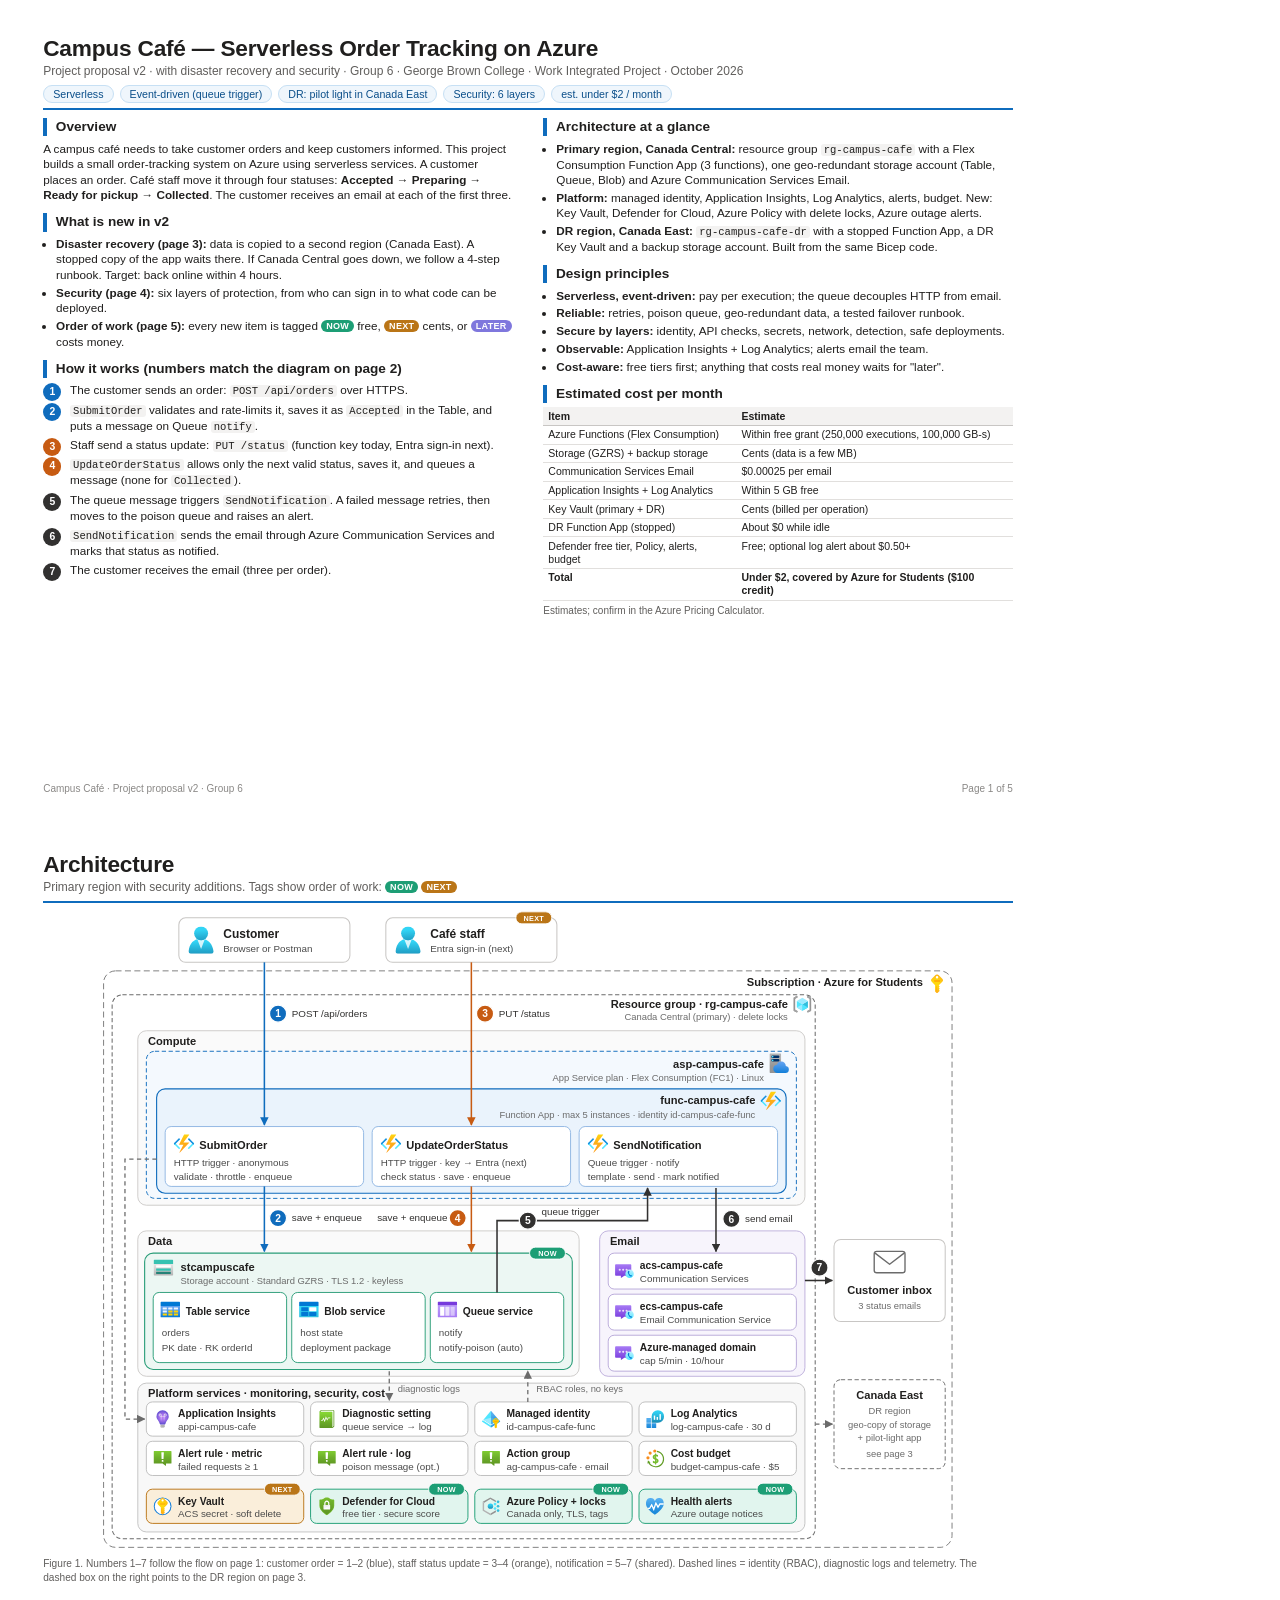
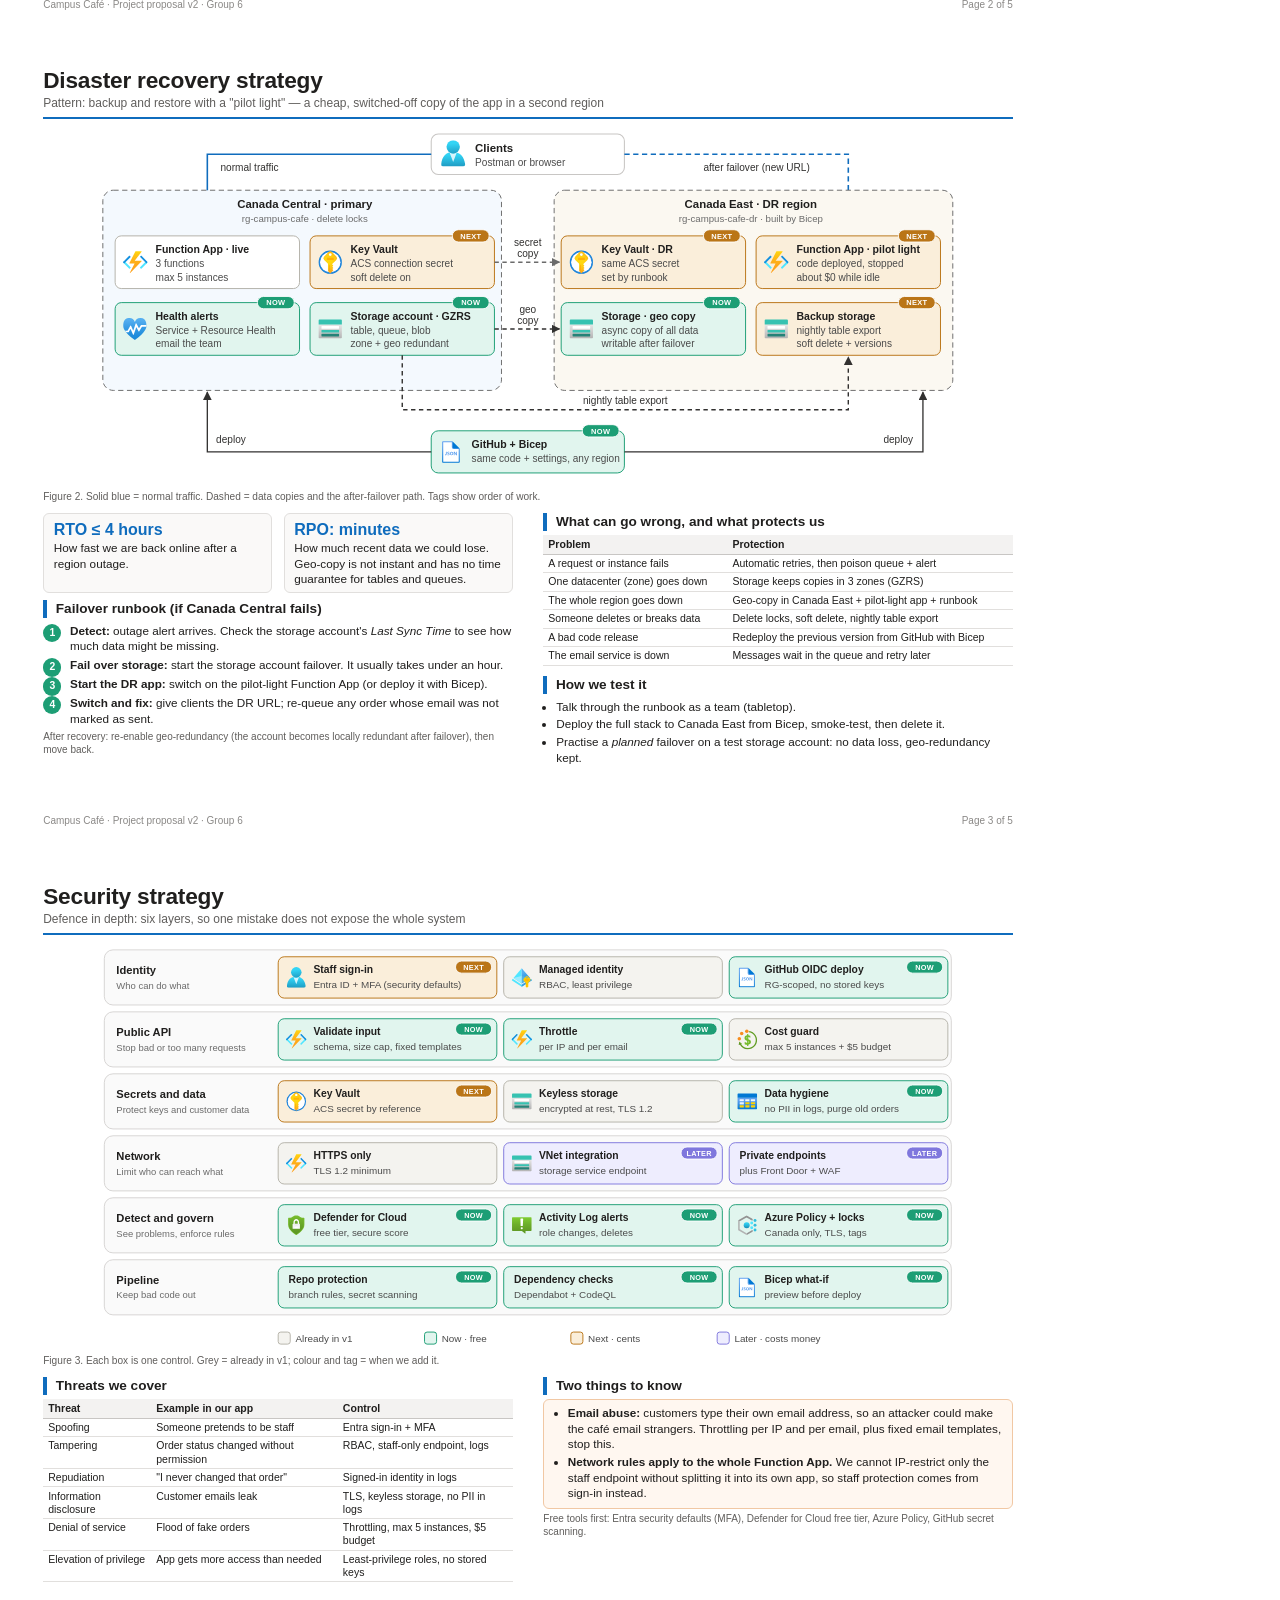
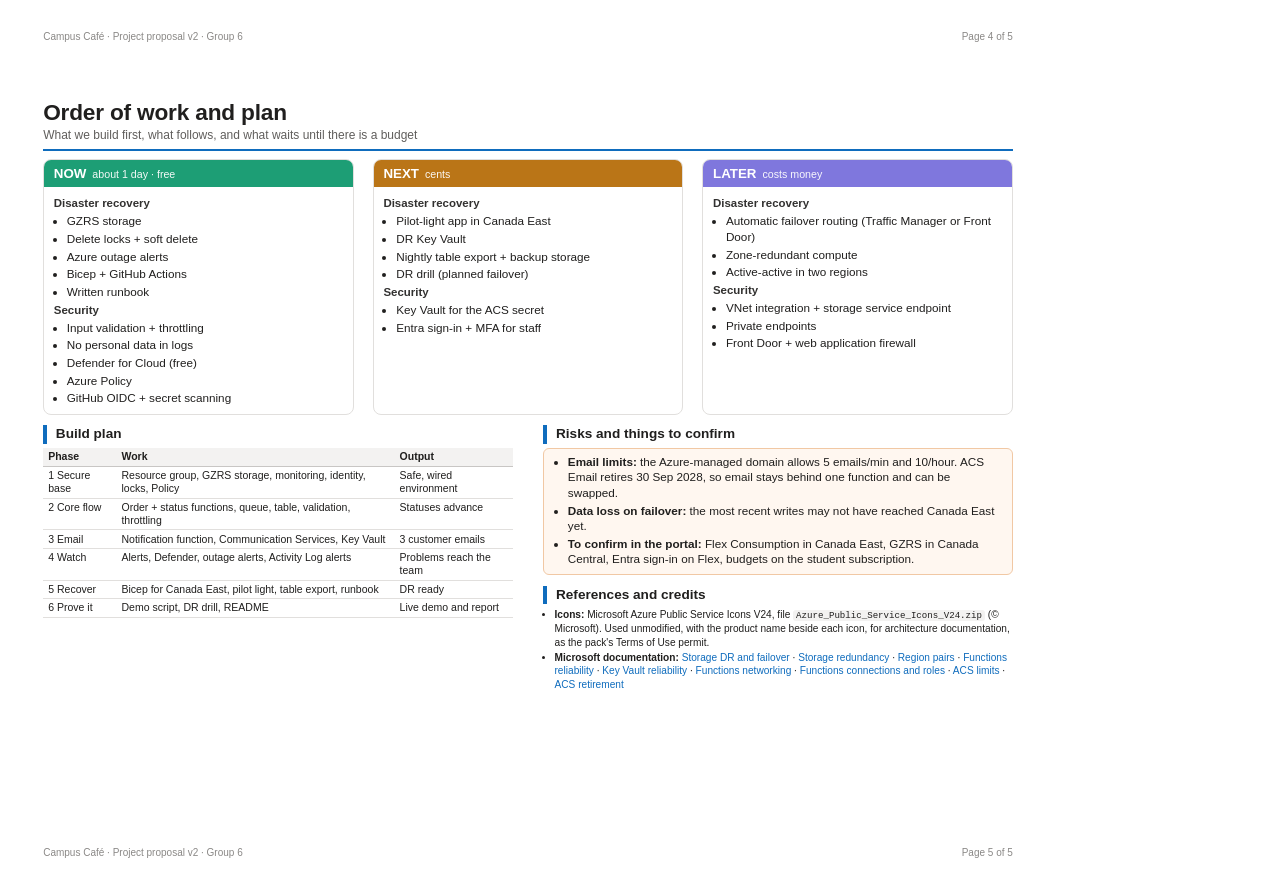
<file: docs/design/source/campus-cafe-proposal-v2.html>
<!DOCTYPE html><html lang="en"><head><meta charset="utf-8"><title>Campus Café — Project proposal v2</title><style>
:root{--blue:#0F6CBD;--orange:#C75B12;--dark:#323130;--line:#E1DFDD;--bg:#F3F2F1;
 --now:#1D9E75;--next:#BA7517;--later:#7F77DD}
*{box-sizing:border-box}
@page{size:11in 8.5in;margin:0}
html,body{margin:0;padding:0}
body{font-family:"Segoe UI",Arial,sans-serif;color:#201F1E;font-size:8.8pt;line-height:1.33;
 -webkit-print-color-adjust:exact;print-color-adjust:exact}
.page{width:11in;height:8.5in;padding:.34in .45in .5in;position:relative;overflow:hidden;
 break-after:page;page-break-after:always;background:#fff}
.page:last-child{break-after:auto;page-break-after:auto}
.hdr{border-bottom:2px solid var(--blue);padding-bottom:.05in;margin-bottom:.09in}
h1{font-size:17pt;margin:0;font-weight:600;letter-spacing:-.2px}
.sub{color:#605E5C;font-size:9pt;margin-top:1px}
.chips{display:flex;gap:6px;margin-top:.05in;flex-wrap:wrap}
.chip{background:#EFF6FC;border:1px solid #C7E0F4;color:#0B4F8A;border-radius:12px;padding:1px 9px;font-size:8pt;white-space:nowrap}
h2{font-size:10.2pt;margin:0 0 .045in;padding-left:.09in;border-left:4px solid var(--blue);font-weight:600}
.cols{display:grid;grid-template-columns:1fr 1fr;gap:.32in}
.cols3{display:grid;grid-template-columns:1fr 1fr 1fr;gap:.2in}
.blk{margin-bottom:.11in}
p{margin:0 0 .04in}
ul{margin:0;padding-left:1.1em}
li{margin-bottom:.022in}
code{font-family:Consolas,"Courier New",monospace;font-size:.9em;background:var(--bg);padding:0 3px;border-radius:3px;white-space:nowrap}
table{border-collapse:collapse;width:100%;font-size:7.9pt;line-height:1.25}
th{background:var(--bg);text-align:left;padding:2.5px 5px;border-bottom:1px solid #C8C6C4;font-weight:600}
td{padding:2.2px 5px;border-bottom:1px solid var(--line);vertical-align:top}
ol.steps{list-style:none;margin:0;padding:0;counter-reset:s}
ol.steps li{position:relative;padding-left:.28in;margin-bottom:.035in;counter-increment:s}
ol.steps li::before{content:counter(s);position:absolute;left:0;top:1px;width:.19in;height:.19in;border-radius:50%;
 background:var(--dark);color:#fff;font-weight:700;font-size:7.8pt;text-align:center;line-height:.19in}
ol.steps li.c::before{background:var(--blue)}
ol.steps li.s::before{background:var(--orange)}
ol.steps.dr li::before{background:var(--now)}
.callout{border:1px solid #F1C8A4;background:#FFF7F0;border-radius:6px;padding:.05in .11in}
.box{background:#FAF9F8;border:1px solid var(--line);border-radius:6px;padding:.06in .11in}
.note{font-size:7.5pt;color:#605E5C;margin-top:.03in}
.tag{display:inline-block;color:#fff;font-weight:700;font-size:6.8pt;border-radius:7px;padding:0 5px;letter-spacing:.03em;vertical-align:1px}
.tag.now{background:var(--now)}.tag.next{background:var(--next)}.tag.later{background:var(--later)}
.kpi{display:flex;gap:.12in;margin-bottom:.08in}
.kpi div{flex:1;border:1px solid var(--line);border-radius:6px;padding:.05in .1in;background:#FAF9F8}
.kpi b{font-size:12pt;display:block;color:var(--blue)}
.phase{border:1px solid var(--line);border-radius:8px;overflow:hidden}
.phase .ph{color:#fff;font-weight:600;padding:.05in .1in;font-size:10pt}
.phase .ph span{font-weight:400;font-size:8pt;opacity:.95;margin-left:6px}
.phase .bd{padding:.06in .1in}
.phase h3{font-size:8.6pt;margin:.03in 0 .02in;color:#323130}
figure{margin:0}
figure svg{width:100%;height:auto;display:block;margin:0 auto}
.fa svg{max-height:6.7in}.fd svg{max-height:3.75in}.fs svg{max-height:4.25in}
figcaption{font-size:7.6pt;color:#605E5C;margin-top:.03in}
.refs{font-size:7.6pt}
.refs li{margin-bottom:.02in}
.foot{position:absolute;left:.45in;right:.45in;bottom:.22in;display:flex;justify-content:space-between;font-size:7.5pt;color:#8A8886}
a{color:#0F6CBD;text-decoration:none}
</style></head><body>
<section class="page">
 <div class="hdr">
  <h1>Campus Café — Serverless Order Tracking on Azure</h1>
  <div class="sub">Project proposal v2 · with disaster recovery and security · Group 6 · George Brown College · Work Integrated Project · October 2026</div>
  <div class="chips"><span class="chip">Serverless</span><span class="chip">Event-driven (queue trigger)</span>
   <span class="chip">DR: pilot light in Canada East</span><span class="chip">Security: 6 layers</span><span class="chip">est. under $2 / month</span></div>
 </div>
 <div class="cols">
  <div>
   <div class="blk">
    <h2>Overview</h2>
    <p>A campus café needs to take customer orders and keep customers informed. This project builds a small order-tracking system on Azure using serverless services.
    A customer places an order. Café staff move it through four statuses: <b>Accepted → Preparing → Ready for pickup → Collected</b>.
    The customer receives an email at each of the first three.</p>
   </div>
   <div class="blk">
    <h2>What is new in v2</h2>
    <ul>
     <li><b>Disaster recovery (page 3):</b> data is copied to a second region (Canada East). A stopped copy of the app waits there. If Canada Central goes down, we follow a 4-step runbook. Target: back online within 4 hours.</li>
     <li><b>Security (page 4):</b> six layers of protection, from who can sign in to what code can be deployed.</li>
     <li><b>Order of work (page 5):</b> every new item is tagged <span class="tag now">NOW</span> free, <span class="tag next">NEXT</span> cents, or <span class="tag later">LATER</span> costs money.</li>
    </ul>
   </div>
   <div class="blk">
    <h2>How it works (numbers match the diagram on page 2)</h2>
    <ol class="steps">
     <li class="c">The customer sends an order: <code>POST /api/orders</code> over HTTPS.</li>
     <li class="c"><code>SubmitOrder</code> validates and rate-limits it, saves it as <code>Accepted</code> in the Table, and puts a message on Queue <code>notify</code>.</li>
     <li class="s">Staff send a status update: <code>PUT /status</code> (function key today, Entra sign-in next).</li>
     <li class="s"><code>UpdateOrderStatus</code> allows only the next valid status, saves it, and queues a message (none for <code>Collected</code>).</li>
     <li>The queue message triggers <code>SendNotification</code>. A failed message retries, then moves to the poison queue and raises an alert.</li>
     <li><code>SendNotification</code> sends the email through Azure Communication Services and marks that status as notified.</li>
     <li>The customer receives the email (three per order).</li>
    </ol>
   </div>
  </div>
  <div>
   <div class="blk">
    <h2>Architecture at a glance</h2>
    <ul>
     <li><b>Primary region, Canada Central:</b> resource group <code>rg-campus-cafe</code> with a Flex Consumption Function App (3 functions), one geo-redundant storage account (Table, Queue, Blob) and Azure Communication Services Email.</li>
     <li><b>Platform:</b> managed identity, Application Insights, Log Analytics, alerts, budget. New: Key Vault, Defender for Cloud, Azure Policy with delete locks, Azure outage alerts.</li>
     <li><b>DR region, Canada East:</b> <code>rg-campus-cafe-dr</code> with a stopped Function App, a DR Key Vault and a backup storage account. Built from the same Bicep code.</li>
    </ul>
   </div>
   <div class="blk">
    <h2>Design principles</h2>
    <ul>
     <li><b>Serverless, event-driven:</b> pay per execution; the queue decouples HTTP from email.</li>
     <li><b>Reliable:</b> retries, poison queue, geo-redundant data, a tested failover runbook.</li>
     <li><b>Secure by layers:</b> identity, API checks, secrets, network, detection, safe deployments.</li>
     <li><b>Observable:</b> Application Insights + Log Analytics; alerts email the team.</li>
     <li><b>Cost-aware:</b> free tiers first; anything that costs real money waits for "later".</li>
    </ul>
   </div>
   <div class="blk">
    <h2>Estimated cost per month</h2>
    <table>
     <tr><th>Item</th><th>Estimate</th></tr>
     <tr><td>Azure Functions (Flex Consumption)</td><td>Within free grant (250,000 executions, 100,000 GB-s)</td></tr>
     <tr><td>Storage (GZRS) + backup storage</td><td>Cents (data is a few MB)</td></tr>
     <tr><td>Communication Services Email</td><td>$0.00025 per email</td></tr>
     <tr><td>Application Insights + Log Analytics</td><td>Within 5 GB free</td></tr>
     <tr><td>Key Vault (primary + DR)</td><td>Cents (billed per operation)</td></tr>
     <tr><td>DR Function App (stopped)</td><td>About $0 while idle</td></tr>
     <tr><td>Defender free tier, Policy, alerts, budget</td><td>Free; optional log alert about $0.50+</td></tr>
     <tr><td><b>Total</b></td><td><b>Under $2, covered by Azure for Students ($100 credit)</b></td></tr>
    </table>
    <div class="note">Estimates; confirm in the Azure Pricing Calculator.</div>
   </div>
  </div>
 </div>
 <div class="foot"><span>Campus Café · Project proposal v2 · Group 6</span><span>Page 1 of 5</span></div>
</section>

<section class="page">
 <div class="hdr"><h1>Architecture</h1>
  <div class="sub">Primary region with security additions. Tags show order of work: <span class="tag now">NOW</span> <span class="tag next">NEXT</span></div></div>
 <figure class="fa">
  <svg xmlns="http://www.w3.org/2000/svg" viewBox="0 0 1000 752" role="img" aria-label="Campus Café architecture with security additions"><defs><style>.t14{font:600 14px "Segoe UI",Arial,sans-serif;fill:#201F1E}.t13{font:600 13px "Segoe UI",Arial,sans-serif;fill:#201F1E}.t12{font:600 12px "Segoe UI",Arial,sans-serif;fill:#201F1E}.s11{font:400 11.5px "Segoe UI",Arial,sans-serif;fill:#4B4B4B}.g11{font:400 11px "Segoe UI",Arial,sans-serif;fill:#6B6B6B}.num{font:700 12px "Segoe UI",Arial,sans-serif;fill:#fff;text-anchor:middle}.pill{font:700 8.5px "Segoe UI",Arial,sans-serif;fill:#fff;text-anchor:middle;letter-spacing:.04em}.lbl{font:400 11.5px "Segoe UI",Arial,sans-serif;fill:#323130}.lblr{font:400 11.5px "Segoe UI",Arial,sans-serif;fill:#323130;text-anchor:end}.lblm{font:400 11.5px "Segoe UI",Arial,sans-serif;fill:#323130;text-anchor:middle}.hdrr{font:600 13px "Segoe UI",Arial,sans-serif;fill:#201F1E;text-anchor:end}.hdrm{font:600 13px "Segoe UI",Arial,sans-serif;fill:#201F1E;text-anchor:middle}.g11r{font:400 11px "Segoe UI",Arial,sans-serif;fill:#6B6B6B;text-anchor:end}.g11m{font:400 11px "Segoe UI",Arial,sans-serif;fill:#6B6B6B;text-anchor:middle}</style><marker id="a-ah-blue" viewBox="0 0 10 10" refX="9" refY="5" markerWidth="10" markerHeight="10" markerUnits="userSpaceOnUse" orient="auto"><path d="M0 0L10 5L0 10z" fill="#0F6CBD"/></marker><marker id="a-ah-orange" viewBox="0 0 10 10" refX="9" refY="5" markerWidth="10" markerHeight="10" markerUnits="userSpaceOnUse" orient="auto"><path d="M0 0L10 5L0 10z" fill="#C75B12"/></marker><marker id="a-ah-dark" viewBox="0 0 10 10" refX="9" refY="5" markerWidth="10" markerHeight="10" markerUnits="userSpaceOnUse" orient="auto"><path d="M0 0L10 5L0 10z" fill="#323130"/></marker><marker id="a-ah-gray" viewBox="0 0 10 10" refX="9" refY="5" markerWidth="10" markerHeight="10" markerUnits="userSpaceOnUse" orient="auto"><path d="M0 0L10 5L0 10z" fill="#6B6B6B"/></marker><symbol id="a-ic-users" viewBox="0 0 18 18"><defs><linearGradient id="a-be92901b-ec33-4c65-adf1-9b0eed06d677" x1="9" y1="6.88" x2="9" y2="20.45" gradientUnits="userSpaceOnUse"><stop offset="0.22" stop-color="#32d4f5" /><stop offset="1" stop-color="#198ab3" /></linearGradient><linearGradient id="a-b46fc246-25d8-4398-8779-1042e8cacae7" x1="8.61" y1="-0.4" x2="9.6" y2="11.92" gradientUnits="userSpaceOnUse"><stop offset="0.22" stop-color="#32d4f5" /><stop offset="1" stop-color="#198ab3" /></linearGradient></defs><path d="M15.72,18a1.45,1.45,0,0,0,1.45-1.45.47.47,0,0,0,0-.17C16.59,11.81,14,8.09,9,8.09S1.34,11.24.83,16.39A1.46,1.46,0,0,0,2.14,18H15.72Z" fill="url(#a-be92901b-ec33-4c65-adf1-9b0eed06d677)" /><path d="M9,9.17a4.59,4.59,0,0,1-2.48-.73L9,14.86l2.44-6.38A4.53,4.53,0,0,1,9,9.17Z" fill="#fff" opacity="0.8" /><circle cx="9.01" cy="4.58" r="4.58" fill="url(#a-b46fc246-25d8-4398-8779-1042e8cacae7)" /></symbol><symbol id="a-ic-sub" viewBox="0 0 18 18"><defs><radialGradient id="a-a445c717-9d75-44c7-ba6b-0d8f2383e560" cx="-36.63" cy="17.12" r="11.18" gradientTransform="translate(41.88 -7.4) scale(0.94 0.94)" gradientUnits="userSpaceOnUse"><stop offset="0.27" stop-color="#ffd70f" /><stop offset="0.49" stop-color="#ffcb12" /><stop offset="0.88" stop-color="#feac19" /><stop offset="1" stop-color="#fea11b" /></radialGradient></defs><path id="a-e3d1e58c-f78e-4fb5-9857-0c9331da9979" d="M13.56,7.19a2.07,2.07,0,0,0,0-2.93h0L10,.69a2.06,2.06,0,0,0-2.92,0h0L3.52,4.26a2.09,2.09,0,0,0,0,2.93l3,3a.61.61,0,0,1,.17.41v5.52a.7.7,0,0,0,.2.5l1.35,1.35a.45.45,0,0,0,.66,0l1.31-1.31h0l.77-.77a.26.26,0,0,0,0-.38l-.55-.56a.29.29,0,0,1,0-.42l.55-.56a.26.26,0,0,0,0-.38L10.4,13a.28.28,0,0,1,0-.41L11,12a.26.26,0,0,0,0-.38l-.77-.78v-.28Zm-5-5.64A1.18,1.18,0,1,1,7.37,2.73,1.17,1.17,0,0,1,8.54,1.55Z" fill="url(#a-a445c717-9d75-44c7-ba6b-0d8f2383e560)" /><path id="a-a21a8f7a-61cc-4035-8449-e5c8fe4d4d5e" d="M7.62,16.21h0A.25.25,0,0,0,8,16V11.55a.27.27,0,0,0-.11-.22h0a.25.25,0,0,0-.39.22V16A.27.27,0,0,0,7.62,16.21Z" fill="#ff9300" opacity="0.75" /><rect id="a-ecd3189c-fb1e-4a0e-a2b6-ba2f11dda484" x="5.69" y="5.45" width="5.86" height="0.69" rx="0.32" fill="#ff9300" opacity="0.75" /><rect id="a-a1949a3c-4818-4bd1-b236-0d970b92fc62" x="5.69" y="6.57" width="5.86" height="0.69" rx="0.32" fill="#ff9300" opacity="0.75" /></symbol><symbol id="a-ic-rg" viewBox="0 0 18 18"><g><g><path d="M.5,15.08a.16.16,0,0,0,.08.14l1.16.65L3.7,17a.17.17,0,0,0,.23-.06l.66-1.12a.16.16,0,0,0-.06-.21l-2.3-1.3a.17.17,0,0,1-.08-.14V3.85a.16.16,0,0,1,.08-.14l2.3-1.3a.16.16,0,0,0,.06-.21L3.93,1.08A.17.17,0,0,0,3.7,1L1.78,2.11l-1.2.67a.16.16,0,0,0-.08.14V15.08Z" fill="#949494" /><path d="M2.14,3.77l.06-.06,2.3-1.3a.14.14,0,0,0,.06-.21L3.9,1.08A.15.15,0,0,0,3.68,1L1.75,2.11.56,2.78s-.05,0-.06.06l.9.51Z" fill="#a3a3a3" /><path d="M4.5,15.59l-2.3-1.3a.22.22,0,0,1-.07-.09l-1.62,1,.05,0,1.15.65,2,1.11a.15.15,0,0,0,.22-.06l.66-1.12A.14.14,0,0,0,4.5,15.59Z" fill="#a3a3a3" /></g><path d="M17.5,15.08a.16.16,0,0,1-.08.14l-1.16.65L14.3,17a.17.17,0,0,1-.23-.06l-.66-1.12a.16.16,0,0,1,.06-.21l2.3-1.3a.17.17,0,0,0,.08-.14V3.85a.16.16,0,0,0-.08-.14l-2.3-1.3a.16.16,0,0,1-.06-.21l.66-1.12A.17.17,0,0,1,14.3,1l1.92,1.09,1.2.67a.16.16,0,0,1,.08.14V15.08Z" fill="#949494" /><path d="M15.86,3.77l-.06-.06-2.3-1.3a.14.14,0,0,1-.06-.21l.66-1.12A.15.15,0,0,1,14.32,1l1.93,1.09,1.19.67s0,0,.06.06l-.9.51Z" fill="#a3a3a3" /><path d="M13.5,15.59l2.3-1.3a.22.22,0,0,0,.07-.09l1.62,1,0,0-1.15.65-2,1.11a.15.15,0,0,1-.22-.06l-.66-1.12A.14.14,0,0,1,13.5,15.59Z" fill="#a3a3a3" /><polygon points="14.31 5.93 14.31 12.07 8.99 15.16 8.99 9.01 14.31 5.93" fill="#32bedd" /><polygon points="14.31 5.93 9 9.02 3.68 5.93 9 2.84 14.31 5.93" fill="#9cebff" /><polygon points="8.99 9.02 8.99 15.16 3.68 12.07 3.68 5.93 8.99 9.02" fill="#50e6ff" /><polygon points="3.68 12.07 8.99 9.01 8.99 15.16 3.68 12.07" fill="#9cebff" /><polygon points="14.31 12.07 8.99 9.01 8.99 15.16 14.31 12.07" fill="#50e6ff" /></g></symbol><symbol id="a-ic-plan" viewBox="0 0 18 18"><defs><linearGradient id="a-a773af38-43e4-4fd2-9485-f8aac63ca91b" x1="5.57" y1="17.5" x2="5.57" y2="0.5" gradientUnits="userSpaceOnUse"><stop offset="0.05" stop-color="#949494" /><stop offset="0.36" stop-color="#979797" /><stop offset="0.54" stop-color="#9f9f9f" /><stop offset="0.69" stop-color="#adadad" /><stop offset="0.73" stop-color="#b3b3b3" /></linearGradient><linearGradient id="a-b4779ae6-74a5-486d-8aad-cd011859785a" x1="10.56" y1="6.02" x2="10.56" y2="19.71" gradientUnits="userSpaceOnUse"><stop offset="0.18" stop-color="#5ea0ef" /><stop offset="1" stop-color="#0078d4" /></linearGradient></defs><path d="M10.56,16.93a.56.56,0,0,1-.57.57H1.14a.56.56,0,0,1-.56-.57V1.07A.56.56,0,0,1,1.14.5H10a.56.56,0,0,1,.57.57Z" fill="url(#a-a773af38-43e4-4fd2-9485-f8aac63ca91b)" /><path d="M2,6.46A1.08,1.08,0,0,1,3.13,5.38h5A1.08,1.08,0,0,1,9.18,6.46h0A1.08,1.08,0,0,1,8.1,7.55h-5A1.09,1.09,0,0,1,2,6.46Z" fill="#003067" /><path d="M2,3.24A1.09,1.09,0,0,1,3.13,2.15h5A1.08,1.08,0,0,1,9.18,3.24h0A1.08,1.08,0,0,1,8.1,4.32h-5A1.08,1.08,0,0,1,2,3.24Z" fill="#003067" /><circle cx="3.17" cy="3.24" r="0.73" fill="#50e6ff" /><circle cx="3.17" cy="6.46" r="0.73" fill="#50e6ff" /><path d="M17.42,14.38a3.12,3.12,0,0,0-2.67-3,3.93,3.93,0,0,0-4-3.8,4,4,0,0,0-3.83,2.66A3.7,3.7,0,0,0,3.7,13.83,3.77,3.77,0,0,0,7.56,17.5l.34,0h6.26l.17,0A3.15,3.15,0,0,0,17.42,14.38Z" fill="url(#a-b4779ae6-74a5-486d-8aad-cd011859785a)" /><rect width="18" height="18" fill="none" /></symbol><symbol id="a-ic-func" viewBox="0 0 18 18"><defs><linearGradient id="a-b403aca7-f387-4434-96b4-ae157edc835f" x1="-175.993" y1="-343.723" x2="-175.993" y2="-359.232" gradientTransform="translate(212.573 370.548) scale(1.156 1.029)" gradientUnits="userSpaceOnUse"><stop offset="0" stop-color="#fea11b" /><stop offset="0.284" stop-color="#fea51a" /><stop offset="0.547" stop-color="#feb018" /><stop offset="0.8" stop-color="#ffc314" /><stop offset="1" stop-color="#ffd70f" /></linearGradient></defs><g><path d="M2.37,7.475H3.2a.267.267,0,0,1,.267.267v6.148a.533.533,0,0,1-.533.533H2.1a0,0,0,0,1,0,0V7.741a.267.267,0,0,1,.267-.267Z" transform="translate(12.507 16.705) rotate(134.919)" fill="#50e6ff" /><path d="M2.325,3.6h.833a.267.267,0,0,1,.267.267v6.583a0,0,0,0,1,0,0H2.591a.533.533,0,0,1-.533-.533V3.865A.267.267,0,0,1,2.325,3.6Z" transform="translate(5.759 0.114) rotate(44.919)" fill="#1490df" /></g><g><path d="M14.53,7.475h.833a.533.533,0,0,1,.533.533v6.148a.267.267,0,0,1-.267.267H14.8a.267.267,0,0,1-.267-.267V7.475a0,0,0,0,1,0,0Z" transform="translate(12.223 -7.555) rotate(45.081)" fill="#50e6ff" /><path d="M15.108,3.6h.833a0,0,0,0,1,0,0v6.583a.267.267,0,0,1-.267.267h-.833a.267.267,0,0,1-.267-.267V4.131a.533.533,0,0,1,.533-.533Z" transform="translate(31.022 1.222) rotate(135.081)" fill="#1490df" /></g><path d="M8.459,9.9H4.87a.193.193,0,0,1-.2-.181.166.166,0,0,1,.018-.075L8.991,1.13a.206.206,0,0,1,.186-.106h4.245a.193.193,0,0,1,.2.181.165.165,0,0,1-.035.1L8.534,7.966h4.928a.193.193,0,0,1,.2.181.176.176,0,0,1-.052.122L5.421,16.788c-.077.046-.624.5-.356-.189h0Z" fill="url(#a-b403aca7-f387-4434-96b4-ae157edc835f)" /></symbol><symbol id="a-ic-storage" viewBox="0 0 18 18"><defs><linearGradient id="a-ad4c4f96-09aa-4f91-ba10-5cb8ad530f74" x1="9" y1="15.83" x2="9" y2="5.79" gradientUnits="userSpaceOnUse"><stop offset="0" stop-color="#b3b3b3" /><stop offset="0.26" stop-color="#c1c1c1" /><stop offset="1" stop-color="#e6e6e6" /></linearGradient></defs><path d="M.5,5.79h17a0,0,0,0,1,0,0v9.48a.57.57,0,0,1-.57.57H1.07a.57.57,0,0,1-.57-.57V5.79A0,0,0,0,1,.5,5.79Z" fill="url(#a-ad4c4f96-09aa-4f91-ba10-5cb8ad530f74)" /><path d="M1.07,2.17H16.93a.57.57,0,0,1,.57.57V5.79a0,0,0,0,1,0,0H.5a0,0,0,0,1,0,0V2.73A.57.57,0,0,1,1.07,2.17Z" fill="#37c2b1" /><path d="M2.81,6.89H15.18a.27.27,0,0,1,.26.27v1.4a.27.27,0,0,1-.26.27H2.81a.27.27,0,0,1-.26-.27V7.16A.27.27,0,0,1,2.81,6.89Z" fill="#fff" /><path d="M2.82,9.68H15.19a.27.27,0,0,1,.26.27v1.41a.27.27,0,0,1-.26.27H2.82a.27.27,0,0,1-.26-.27V10A.27.27,0,0,1,2.82,9.68Z" fill="#37c2b1" /><path d="M2.82,12.5H15.19a.27.27,0,0,1,.26.27v1.41a.27.27,0,0,1-.26.27H2.82a.27.27,0,0,1-.26-.27V12.77A.27.27,0,0,1,2.82,12.5Z" fill="#258277" /></symbol><symbol id="a-ic-table" viewBox="0 0 18 18"><defs><linearGradient id="a-fc742b2b-5750-4864-b8dc-cdccaac6f13c" x1="9" y1="15.834" x2="9" y2="5.788" gradientUnits="userSpaceOnUse"><stop offset="0" stop-color="#0078d4" /><stop offset="0.502" stop-color="#4093e6" /><stop offset="0.775" stop-color="#5ea0ef" /></linearGradient></defs><g id="a-fb33f902-6783-4db3-88ea-a4524e356c77"><g><path d="M.5,5.788h17a0,0,0,0,1,0,0v9.478a.568.568,0,0,1-.568.568H1.068A.568.568,0,0,1,.5,15.266V5.788A0,0,0,0,1,.5,5.788Z" fill="url(#a-fc742b2b-5750-4864-b8dc-cdccaac6f13c)" /><path d="M1.071,2.166H16.929a.568.568,0,0,1,.568.568V5.788a0,0,0,0,1,0,0H.5a0,0,0,0,1,0,0V2.734A.568.568,0,0,1,1.071,2.166Z" fill="#0078d4" /><rect x="2.304" y="7.121" width="3.65" height="1.85" rx="0.283" fill="#fff" opacity="0.9" /><rect x="7.2" y="7.095" width="3.65" height="1.85" rx="0.283" fill="#fff" opacity="0.9" /><rect x="12.096" y="7.095" width="3.65" height="1.85" rx="0.283" fill="#fff" opacity="0.9" /><rect x="2.358" y="9.767" width="3.65" height="1.85" rx="0.283" fill="#fff" opacity="0.9" /><rect x="7.254" y="9.741" width="3.65" height="1.85" rx="0.283" fill="#ffd400" /><rect x="12.15" y="9.741" width="3.65" height="1.85" rx="0.283" fill="#ffd400" /><rect x="2.358" y="12.439" width="3.65" height="1.85" rx="0.283" fill="#ffd400" /><rect x="7.254" y="12.413" width="3.65" height="1.85" rx="0.283" fill="#ffd400" /><rect x="12.15" y="12.413" width="3.65" height="1.85" rx="0.283" fill="#ffd400" /></g></g></symbol><symbol id="a-ic-blob" viewBox="0 0 18 18"><defs><linearGradient id="a-a9c62307-1cd0-400c-911b-17ec6a9110ce" x1="9" y1="15.834" x2="9" y2="5.788" gradientUnits="userSpaceOnUse"><stop offset="0" stop-color="#32bedd" /><stop offset="0.775" stop-color="#32d4f5" /></linearGradient></defs><g id="a-f31d214e-f09e-49e3-b3d2-7c5d55682d09"><g><path d="M.5,5.788h17a0,0,0,0,1,0,0v9.478a.568.568,0,0,1-.568.568H1.068A.568.568,0,0,1,.5,15.266V5.788A0,0,0,0,1,.5,5.788Z" fill="url(#a-a9c62307-1cd0-400c-911b-17ec6a9110ce)" /><path d="M1.071,2.166H16.929a.568.568,0,0,1,.568.568V5.788a0,0,0,0,1,0,0H.5a0,0,0,0,1,0,0V2.734A.568.568,0,0,1,1.071,2.166Z" fill="#0078d4" /><rect x="2.328" y="7.049" width="6.281" height="3.408" rx="0.283" fill="#0078d4" /><rect x="9.336" y="7.049" width="6.281" height="3.408" rx="0.283" fill="#fff" /><rect x="2.296" y="11.128" width="6.281" height="3.408" rx="0.283" fill="#0078d4" /><rect x="9.304" y="11.128" width="6.281" height="3.408" rx="0.283" fill="#0078d4" /></g></g></symbol><symbol id="a-ic-queue" viewBox="0 0 18 18"><defs><linearGradient id="a-f6607f9a-6e3a-4339-acc9-d6f3ae1a2c0d" x1="9" y1="15.799" x2="9" y2="5.316" gradientUnits="userSpaceOnUse"><stop offset="0" stop-color="#a67af4" /><stop offset="0.775" stop-color="#b796f9" /></linearGradient></defs><g id="a-f3784f80-3379-4e66-8e32-fca3fab0f4d7"><g><path d="M.544,5.316H17.456a0,0,0,0,1,0,0v9.918a.565.565,0,0,1-.565.565H1.109a.565.565,0,0,1-.565-.565V5.316A0,0,0,0,1,.544,5.316Z" fill="url(#a-f6607f9a-6e3a-4339-acc9-d6f3ae1a2c0d)" /><path d="M1.112,2.2H16.888a.565.565,0,0,1,.565.565v2.55a0,0,0,0,1,0,0H.547a0,0,0,0,1,0,0V2.766A.565.565,0,0,1,1.112,2.2Z" fill="#773adc" /><g><rect x="2.625" y="6.435" width="3.683" height="7.933" rx="0.274" fill="#fff" /><rect x="7.158" y="6.435" width="3.683" height="7.933" rx="0.274" fill="#fff" opacity="0.75" /><rect x="11.692" y="6.435" width="3.683" height="7.933" rx="0.274" fill="#fff" opacity="0.5" /></g></g></g></symbol><symbol id="a-ic-acs" viewBox="0 0 18 18"><defs><linearGradient id="a-e693c899-5f5d-478d-b979-b6888a267030" x1="7.762" y1="2.476" x2="7.762" y2="15.391" gradientUnits="userSpaceOnUse"><stop offset="0.002" stop-color="#a67af4" /><stop offset="1" stop-color="#773adc" /></linearGradient><linearGradient id="a-ec7a0191-6903-4b3c-9f74-799112b8ee09" x1="13.926" y1="7.376" x2="13.926" y2="15.524" gradientUnits="userSpaceOnUse"><stop offset="0" stop-color="#c3f1ff" /><stop offset="1" stop-color="#50e6ff" /></linearGradient></defs><g id="a-beab6721-a8e3-4493-b90b-351ab8c715db"><path d="M.9,2.476H14.623a.844.844,0,0,1,.9.774v9.386a.846.846,0,0,1-.9.774H9.007a.168.168,0,0,0-.091.027l-2.881,1.9a.3.3,0,0,1-.481-.205V13.539a.141.141,0,0,0-.15-.129H.9a.845.845,0,0,1-.9-.774V3.25A.846.846,0,0,1,.9,2.476Z" fill="url(#a-e693c899-5f5d-478d-b979-b6888a267030)" /><path d="M11.031,6.661a1.025,1.025,0,1,1-1.025,1.025A1.025,1.025,0,0,1,11.031,6.661ZM6.737,7.7A1.025,1.025,0,1,0,7.762,6.67,1.025,1.025,0,0,0,6.737,7.7Zm-3.27,0A1.025,1.025,0,1,0,4.492,6.67,1.025,1.025,0,0,0,3.467,7.7Z" fill="#fff" opacity="0.8" /><circle cx="13.926" cy="11.45" r="4.074" fill="url(#a-ec7a0191-6903-4b3c-9f74-799112b8ee09)" /><path d="M16.164,13.638l-.537-.814a.3.3,0,0,0-.4-.1l-.385.207a.194.194,0,0,1-.23-.034,6,6,0,0,1-.689-.828l-.308-.523a5.945,5.945,0,0,1-.365-1.014.2.2,0,0,1,.087-.216l.373-.227a.3.3,0,0,0,.114-.39L13.4,8.824a.285.285,0,0,0-.372-.133,1.722,1.722,0,0,0-.78.971c-.352.815.28,1.774.747,2.59H13c.467.816.976,1.846,1.856,1.956a1.719,1.719,0,0,0,1.232-.182A.283.283,0,0,0,16.164,13.638Z" fill="#0078d4" /></g>​
</symbol><symbol id="a-ic-insights" viewBox="0 0 18 18"><defs><radialGradient id="a-a7a1c431-6c6d-4a8f-9a69-8da437e5b0c5" cx="9" cy="7.35" r="6.42" gradientUnits="userSpaceOnUse"><stop offset="0" stop-color="#b77af4" /><stop offset="0.21" stop-color="#b378f2" /><stop offset="0.43" stop-color="#a672ed" /><stop offset="0.65" stop-color="#9267e4" /><stop offset="0.88" stop-color="#7559d8" /><stop offset="1" stop-color="#624fd0" /></radialGradient><linearGradient id="a-ec0c4f0d-5c8e-4882-96a1-89d61808eb49" x1="9.02" y1="3.91" x2="9.08" y2="11.49" gradientUnits="userSpaceOnUse"><stop offset="0" stop-color="#f2f2f2" /><stop offset="0.23" stop-color="#f1f1f2" stop-opacity="0.99" /><stop offset="0.37" stop-color="#ededf1" stop-opacity="0.95" /><stop offset="0.48" stop-color="#e7e5f0" stop-opacity="0.89" /><stop offset="0.58" stop-color="#dedbee" stop-opacity="0.81" /><stop offset="0.67" stop-color="#d3ceeb" stop-opacity="0.7" /><stop offset="0.76" stop-color="#c4bee8" stop-opacity="0.57" /><stop offset="0.84" stop-color="#b4abe5" stop-opacity="0.41" /><stop offset="0.92" stop-color="#a095e1" stop-opacity="0.22" /><stop offset="0.99" stop-color="#8b7ddc" stop-opacity="0.02" /><stop offset="1" stop-color="#897bdc" stop-opacity="0" /></linearGradient></defs><path d="M10.23,17.39l.81-.87V14.2H7v2.32l.81.87A.32.32,0,0,0,8,17.5h2A.32.32,0,0,0,10.23,17.39Z" fill="#cecece" /><path d="M9,.5A5.89,5.89,0,0,0,3.09,7.07c.27,2.47,2.62,3.62,3.29,6.75a.49.49,0,0,0,.47.38h4.3a.49.49,0,0,0,.47-.38c.67-3.13,3-4.28,3.29-6.75A5.89,5.89,0,0,0,9,.5ZM7,14.2" fill="url(#a-a7a1c431-6c6d-4a8f-9a69-8da437e5b0c5)" /><path d="M11.46,3.79a1.4,1.4,0,0,0-1.35,1.44V6H8V5.23A1.41,1.41,0,0,0,6.59,3.79,1.4,1.4,0,0,0,5.24,5.23,1.41,1.41,0,0,0,6.59,6.68h.64v6a.36.36,0,0,0,.72,0v-6h2.16v6a.36.36,0,1,0,.72,0v-6h.63a1.4,1.4,0,0,0,1.35-1.45A1.4,1.4,0,0,0,11.46,3.79ZM7.23,6H6.55a.74.74,0,0,1-.68-.77.74.74,0,0,1,.68-.77.74.74,0,0,1,.68.77Zm4.28,0h-.68V5.19a.68.68,0,1,1,1.35,0A.73.73,0,0,1,11.51,6Z" fill="url(#a-ec0c4f0d-5c8e-4882-96a1-89d61808eb49)" /><polygon points="6.96 15.8 11.04 15.01 11.04 14.56 6.96 15.36 6.96 15.8" fill="#999" /><polygon points="11.04 16.11 11.04 15.67 6.96 16.48 6.96 16.52 7.27 16.86 11.04 16.11" fill="#999" /></symbol><symbol id="a-ic-law" viewBox="0 0 18 18"><defs><linearGradient id="a-a997e203-1d7d-4cb9-b131-5dc44e029b46" x1="5.23" y1="17.45" x2="5.23" y2="8.09" gradientUnits="userSpaceOnUse"><stop offset="0" stop-color="#1988d9" /><stop offset="0.9" stop-color="#54aef0" /></linearGradient><linearGradient id="a-e122e9d8-aee5-4f1a-a60e-b1eae355daa5" x1="11.5" y1="12.45" x2="11.5" y2="0.55" gradientUnits="userSpaceOnUse"><stop offset="0" stop-color="#198ab3" /><stop offset="0.01" stop-color="#198bb4" /><stop offset="0.44" stop-color="#27b2d7" /><stop offset="0.79" stop-color="#2fcbed" /><stop offset="1" stop-color="#32d4f5" /></linearGradient></defs><path d="M5.59,13.13H9.91v4.32H5.59ZM1.15,17.45H4.87V13.13H.55v3.72A.6.6,0,0,0,1.15,17.45Zm-.6-5H4.87V8.09H.55Z" fill="url(#a-a997e203-1d7d-4cb9-b131-5dc44e029b46)" /><path d="M11.5.55a5.89,5.89,0,0,1,5.95,6,5.89,5.89,0,0,1-5.95,5.95H5.55V6.5A5.89,5.89,0,0,1,11.5.55Z" fill-rule="evenodd" fill="url(#a-e122e9d8-aee5-4f1a-a60e-b1eae355daa5)" /><rect x="7.59" y="5.65" width="1.36" height="4.08" fill="#fff" /><rect x="10.31" y="7.01" width="1.36" height="2.72" fill="#fff" /><rect x="13.03" y="4.29" width="1.36" height="5.44" fill="#fff" /></symbol><symbol id="a-ic-diag" viewBox="0 0 18 18"><defs><linearGradient id="a-ef71ca8b-e0c3-42a3-b174-28e7219ff221" x1="8.15" y1="17.49" x2="8.15" y2="2.09" gradientUnits="userSpaceOnUse"><stop offset="0" stop-color="#5e9624" /><stop offset="0.31" stop-color="#69a828" /><stop offset="0.93" stop-color="#86d633" /></linearGradient></defs><path d="M15.2.5H3.59a.57.57,0,0,0-.44.2L1.93,2.11,15.31,15.67l-2,1.83h1a.71.71,0,0,0,.46-.17l1.17-1.07a.59.59,0,0,0,.19-.43V1.33A.81.81,0,0,0,15.2.5Z" fill="#5e9624" /><path d="M2.91,2.1l.74-.84A.5.5,0,0,1,4,1.08H14.88a.52.52,0,0,1,.52.52V15.38a.52.52,0,0,1-.17.38l-1.15,1.06" fill="#fff" /><path d="M14,2.09H2a.06.06,0,0,0-.05.06v15a.38.38,0,0,0,.38.38H14a.38.38,0,0,0,.38-.38V2.48A.38.38,0,0,0,14,2.09Z" fill="url(#a-ef71ca8b-e0c3-42a3-b174-28e7219ff221)" /><path d="M12.5,7.82a.37.37,0,0,0-.37-.39H10.28a.16.16,0,0,0-.15.09L9.36,8.9,8.1,6.35,6.93,10l-1-2.6L4.61,9.84a.18.18,0,0,1-.15.1h-.6a.37.37,0,0,0-.37.33h0a.37.37,0,0,0,.37.41h1a.18.18,0,0,0,.16-.1L5.8,9.11l1.21,3L8.24,8.25l1.08,2.19,1.21-2.17a.16.16,0,0,1,.15-.09h1.45a.37.37,0,0,0,.37-.36Z" fill="#fff" /></symbol><symbol id="a-ic-identity" viewBox="0 0 18 18"><defs><linearGradient id="a-bb67b154-af8f-4a53-a9ce-aa046b9398e9" x1="13.18" y1="13.01" x2="8.63" y2="4.38" gradientUnits="userSpaceOnUse"><stop offset="0" stop-color="#1988d9" /><stop offset="0.9" stop-color="#54aef0" /></linearGradient><linearGradient id="a-a47d7138-084a-471d-8d63-744e75b9e8a3" x1="11.22" y1="10.5" x2="14.37" y2="15.93" gradientUnits="userSpaceOnUse"><stop offset="0.1" stop-color="#54aef0" /><stop offset="0.29" stop-color="#4fabee" /><stop offset="0.51" stop-color="#41a2e9" /><stop offset="0.74" stop-color="#2a93e0" /><stop offset="0.88" stop-color="#1988d9" /></linearGradient></defs><g><polygon points="1.15 10.22 8.93 15.27 16.85 10.21 17.85 11.36 8.93 17.11 0.15 11.37 1.15 10.22" fill="#50e6ff" /><polygon points="1.73 9.58 8.93 1 16.28 9.59 8.93 14.23 1.73 9.58" fill="#fff" /><polygon points="8.93 1 8.93 14.23 1.73 9.58 8.93 1" fill="#50e6ff" /><polygon points="8.93 1 8.93 14.23 16.28 9.59 8.93 1" fill="url(#a-bb67b154-af8f-4a53-a9ce-aa046b9398e9)" /><polygon points="8.93 7.83 16.28 9.59 8.93 14.23 8.93 7.83" fill="#53b1e0" /><polygon points="8.93 14.23 1.73 9.58 8.93 7.83 8.93 14.23" fill="#9cebff" /><polygon points="8.93 17.11 17.85 11.36 16.85 10.21 8.93 15.27 8.93 17.11" fill="url(#a-a47d7138-084a-471d-8d63-744e75b9e8a3)" /><g><path id="a-e189a61f-631a-4122-bb2b-079e86004d96" d="M16.32,11.88a1.16,1.16,0,0,0,0-1.65h0l-2-2a1.16,1.16,0,0,0-1.64,0h0l-2,2a1.18,1.18,0,0,0,0,1.65l1.67,1.67a.32.32,0,0,1,.09.23v3.1a.36.36,0,0,0,.12.28l.76.76a.25.25,0,0,0,.37,0l.73-.73h0l.44-.44a.15.15,0,0,0,0-.21l-.31-.31a.16.16,0,0,1,0-.24l.31-.31a.16.16,0,0,0,0-.22l-.31-.31a.15.15,0,0,1,0-.23l.31-.32a.15.15,0,0,0,0-.21l-.44-.44v-.16ZM13.5,8.71a.66.66,0,1,1-.66.66.66.66,0,0,1,.66-.66Z" fill="#ffca00" /><path id="a-fb7033ee-4650-4886-80c7-eddf62560f85" d="M13,17h0a.14.14,0,0,0,.24-.11V14.33a.16.16,0,0,0-.06-.13h0a.14.14,0,0,0-.22.13v2.51A.15.15,0,0,0,13,17Z" fill="#ff9300" opacity="0.75" /><rect id="a-b166b8c2-b9ee-4c3d-bf7a-77bd5ce0570b" x="11.9" y="10.9" width="3.29" height="0.39" rx="0.18" fill="#ff9300" opacity="0.75" /><rect id="a-baf437fe-3483-4a25-94ba-1e84a64cd2eb" x="11.9" y="11.53" width="3.29" height="0.39" rx="0.18" fill="#ff9300" opacity="0.75" /></g></g></symbol><symbol id="a-ic-alerts" viewBox="0 0 18 18"><defs><linearGradient id="a-e4e1e494-21f1-4e9c-a6fa-0993efff08d3" x1="9" y1="17.2" x2="9" y2="-3.28" gradientUnits="userSpaceOnUse"><stop offset="0" stop-color="#5e9624" /><stop offset="0.18" stop-color="#629c25" /><stop offset="0.44" stop-color="#6dae2a" /><stop offset="0.73" stop-color="#7fcb30" /><stop offset="0.82" stop-color="#86d633" /></linearGradient></defs><g><path d="M17.5,2.5V13.33a.58.58,0,0,1-.58.58H12.4a.15.15,0,0,0-.15.14V15.8a.28.28,0,0,1-.45.23L9.08,13.94l-.09,0H1.08a.58.58,0,0,1-.58-.58V2.5a.58.58,0,0,1,.58-.59H16.92A.58.58,0,0,1,17.5,2.5Z" fill="url(#a-e4e1e494-21f1-4e9c-a6fa-0993efff08d3)" /><path d="M9.54,9.63H8.38A.36.36,0,0,1,8,9.29L7.8,3.43a.35.35,0,0,1,.35-.36h1.7a.35.35,0,0,1,.35.37L9.89,9.3A.35.35,0,0,1,9.54,9.63Z" fill="#fff" /><rect x="8.13" y="10.62" width="1.69" height="1.69" rx="0.61" fill="#fff" /></g></symbol><symbol id="a-ic-budget" viewBox="0 0 18 18"><defs><radialGradient id="a-b42f2a6e-7039-431b-834c-df913d4ac29c" cx="9.477" cy="9.576" r="7.889" gradientUnits="userSpaceOnUse"><stop offset="0.669" stop-color="#76bc2d" /><stop offset="0.787" stop-color="#70b22b" /><stop offset="0.985" stop-color="#5f9825" /><stop offset="1" stop-color="#5e9624" /></radialGradient></defs><g id="a-a3e62a36-d247-4815-8b25-f526266fc9df"><g><path d="M11.609,9.82h0A4.577,4.577,0,0,0,9.9,8.81V6.93a4.118,4.118,0,0,1,1.547.547.134.134,0,0,0,.134,0,.131.131,0,0,0,.068-.115V5.849a.134.134,0,0,0-.068-.116A4.064,4.064,0,0,0,9.9,5.343V4.449a.132.132,0,0,0-.133-.133H8.952a.132.132,0,0,0-.133.133V5.37a2.76,2.76,0,0,0-1.58.739,2.159,2.159,0,0,0-.669,1.6,2.147,2.147,0,0,0,.547,1.528,4.625,4.625,0,0,0,1.7,1.006v1.8a4.391,4.391,0,0,1-.968-.244,3.133,3.133,0,0,1-.919-.46.136.136,0,0,0-.139-.011.135.135,0,0,0-.072.119V13a.132.132,0,0,0,.071.118,4.667,4.667,0,0,0,2.027.529V14.7a.132.132,0,0,0,.133.132h.811A.132.132,0,0,0,9.9,14.7V13.6a2.883,2.883,0,0,0,1.65-.716,2.129,2.129,0,0,0,.619-1.588A2.071,2.071,0,0,0,11.609,9.82Zm-1.186,1.538v.01a.606.606,0,0,1-.527.638V10.685C10.242,10.876,10.419,11.1,10.423,11.358ZM8.313,7.615a.618.618,0,0,1,.506-.646V8.355A.873.873,0,0,1,8.313,7.615Z" fill="#76bc2d" /><circle cx="2.027" cy="8.496" r="1.527" fill="#f78d1e" /><circle cx="4.102" cy="3.932" r="1.527" fill="#f78d1e" /><path d="M11.636,1.891a7.742,7.742,0,0,0-.947-.2,1.512,1.512,0,0,1-.252,1.146A6.825,6.825,0,1,1,3.683,13.168l.6-.225a.132.132,0,0,0,.038-.226L2.172,10.945a.133.133,0,0,0-.216.081l-.448,2.747a.133.133,0,0,0,.178.146l.883-.332a8,8,0,1,0,9.067-11.7Z" fill="url(#a-b42f2a6e-7039-431b-834c-df913d4ac29c)" /><circle cx="8.566" cy="1.928" r="1.527" fill="#f78d1e" /></g></g></symbol><symbol id="a-ic-kv" viewBox="0 0 18 18"><defs><radialGradient id="a-fb114c93-7c16-4540-899a-0796041629e6" cx="9" cy="9" r="8.5" gradientUnits="userSpaceOnUse"><stop offset="0.18" stop-color="#5ea0ef" /><stop offset="0.56" stop-color="#5c9fee" /><stop offset="0.69" stop-color="#559ced" /><stop offset="0.78" stop-color="#4a97e9" /><stop offset="0.86" stop-color="#3990e4" /><stop offset="0.93" stop-color="#2387de" /><stop offset="0.99" stop-color="#087bd6" /><stop offset="1" stop-color="#0078d4" /></radialGradient><radialGradient id="a-ec478bd3-5b38-4e7f-b661-11f355578bff" cx="38.95" cy="182.07" r="9.88" gradientTransform="translate(-28.71 -163.24) scale(0.94 0.94)" gradientUnits="userSpaceOnUse"><stop offset="0.27" stop-color="#ffd70f" /><stop offset="0.49" stop-color="#ffcb12" /><stop offset="0.88" stop-color="#feac19" /><stop offset="1" stop-color="#fea11b" /></radialGradient></defs><path id="a-aacf8311-a317-400f-b613-74bd00da5ce3" d="M9,.5A8.5,8.5,0,1,0,17.5,9,8.51,8.51,0,0,0,9,.5ZM9,16.34A7.34,7.34,0,1,1,16.34,9,7.34,7.34,0,0,1,9,16.34Z" fill="url(#a-fb114c93-7c16-4540-899a-0796041629e6)" /><circle cx="9" cy="9" r="7.34" fill="#fff" /><g><path id="a-bd983c41-db73-40ec-a4f4-da1213fc9924" d="M13.44,7.33a1.84,1.84,0,0,0,0-2.59h0L10.29,1.58a1.83,1.83,0,0,0-2.58,0h0L4.56,4.74a1.84,1.84,0,0,0,0,2.59L7.18,10a.51.51,0,0,1,.15.36v4.88a.63.63,0,0,0,.18.44l1.2,1.2a.41.41,0,0,0,.58,0l1.16-1.16h0l.68-.68a.25.25,0,0,0,0-.34l-.49-.49a.27.27,0,0,1,0-.37l.49-.49a.25.25,0,0,0,0-.34l-.49-.49a.27.27,0,0,1,0-.37l.49-.49a.25.25,0,0,0,0-.34l-.68-.69v-.25ZM9,2.35A1,1,0,0,1,9,4.42,1,1,0,1,1,9,2.35Z" fill="url(#a-ec478bd3-5b38-4e7f-b661-11f355578bff)" /><path id="a-ad2e7e44-9bfd-4775-8bf4-8ef26a544921" d="M8.18,15.3h0a.23.23,0,0,0,.38-.17v-4a.24.24,0,0,0-.11-.2h0a.22.22,0,0,0-.34.2v4A.28.28,0,0,0,8.18,15.3Z" fill="#ff9300" opacity="0.75" /><rect id="a-a996fbff-3936-4b24-b407-369336c143ba" x="6.48" y="5.79" width="5.17" height="0.61" rx="0.28" fill="#ff9300" opacity="0.75" /><rect id="a-bb12d31c-3352-4a18-87dd-a169a4a8721d" x="6.48" y="6.78" width="5.17" height="0.61" rx="0.28" fill="#ff9300" opacity="0.75" /></g></symbol><symbol id="a-ic-defender" viewBox="0 0 18 18"><defs><linearGradient id="a-f36136e6-f568-4134-ab6f-c0fefbc04f83" x1="9" y1="16.795" x2="9" y2="1.205" gradientUnits="userSpaceOnUse"><stop offset="0" stop-color="#5e9624" /><stop offset="0.321" stop-color="#639d26" /><stop offset="0.794" stop-color="#6fb12a" /><stop offset="0.999" stop-color="#76bc2d" /></linearGradient></defs><g><path d="M16.083,8.438c0,4.571-5.626,8.25-6.85,9a.449.449,0,0,1-.466,0c-1.224-.747-6.85-4.426-6.85-9v-5.5A.44.44,0,0,1,2.351,2.5C6.728,2.386,5.72.5,9,.5s2.272,1.886,6.649,2a.44.44,0,0,1,.434.435Z" fill="#76bc2d" /><path d="M15.5,8.485c0,4.191-5.16,7.566-6.282,8.25a.412.412,0,0,1-.428,0C7.664,16.051,2.5,12.676,2.5,8.485V3.441a.4.4,0,0,1,.4-.4C6.916,2.935,5.992,1.205,9,1.205s2.084,1.73,6.1,1.837a.4.4,0,0,1,.4.4Z" fill="url(#a-f36136e6-f568-4134-ab6f-c0fefbc04f83)" /><path d="M11.853,7.66h-.408l0-1.417a2.652,2.652,0,0,0-.7-1.809,2.358,2.358,0,0,0-3.483,0,2.606,2.606,0,0,0-.7,1.808V7.66H6.147a.328.328,0,0,0-.326.32v3.682a.329.329,0,0,0,.326.32h5.706a.329.329,0,0,0,.326-.32V7.98A.328.328,0,0,0,11.853,7.66Zm-1.549,0H7.7V6.219a1.434,1.434,0,0,1,.41-.99,1.2,1.2,0,0,1,1.788,0,1.394,1.394,0,0,1,.153.2h0a1.445,1.445,0,0,1,.258.791Z" fill="#fff" /><path d="M6.148,7.658h5.705a.328.328,0,0,1,.21.08L5.938,11.9a.313.313,0,0,1-.116-.241V7.979A.328.328,0,0,1,6.148,7.658Z" fill="#b3b3b3" opacity="0.15" /><path d="M11.853,7.658H6.147a.328.328,0,0,0-.209.08L12.062,11.9a.314.314,0,0,0,.117-.241V7.979A.329.329,0,0,0,11.853,7.658Z" fill="#a3a3a3" opacity="0.09" /></g></symbol><symbol id="a-ic-policy" viewBox="0 0 18 18"><defs><linearGradient id="a-a7f731a9-5c58-44f4-8037-3c3627e98008" x1="8.45" y1="11.47" x2="8.45" y2="6.24" gradientUnits="userSpaceOnUse"><stop offset="0" stop-color="#198ab3" /><stop offset="0.16" stop-color="#1f9ac2" /><stop offset="0.5" stop-color="#29bade" /><stop offset="0.8" stop-color="#30cdef" /><stop offset="1" stop-color="#32d4f5" /></linearGradient></defs><ellipse cx="8.45" cy="8.85" rx="2.6" ry="2.61" fill="url(#a-a7f731a9-5c58-44f4-8037-3c3627e98008)" /><ellipse cx="15.73" cy="4.77" rx="1.27" ry="1.28" fill="#32bedd" /><ellipse cx="15.73" cy="8.95" rx="1.27" ry="1.28" fill="#32bedd" /><ellipse cx="15.73" cy="13.12" rx="1.27" ry="1.28" fill="#32bedd" /><ellipse cx="12.83" cy="6.91" rx="1.27" ry="1.28" fill="#50e6ff" /><ellipse cx="12.83" cy="11.09" rx="1.27" ry="1.28" fill="#50e6ff" /><path d="M2.41,5.58A.24.24,0,0,1,2.5,5.5L8.32,2.11c.08,0,5,2.78,5,2.78a.24.24,0,0,0,.36-.21V3.59a.24.24,0,0,0-.12-.21S8.4.46,8.33.5L1.11,4.64,1,4.72Z" fill="#949494" /><path d="M13.3,13.14,8.56,15.87a.35.35,0,0,1-.11,0v1.6a.2.2,0,0,0,.11,0l5-2.86a.24.24,0,0,0,.12-.2V13.35A.24.24,0,0,0,13.3,13.14Z" fill="#949494" /><path d="M8.45,15.9a.31.31,0,0,1-.13,0L2.5,12.47a.22.22,0,0,1-.12-.2V5.7a.27.27,0,0,1,0-.12L1,4.72a.28.28,0,0,0,0,.13v8.27a.24.24,0,0,0,.11.21l7.22,4.14a.24.24,0,0,0,.12,0Z" fill="#b3b3b3" /></symbol><symbol id="a-ic-health" viewBox="0 0 18 18"><defs><linearGradient id="a-f5e553fa-756a-4028-aba5-719555f5d693" x1="8.66" y1="17.12" x2="8.66" y2="1.03" gradientUnits="userSpaceOnUse"><stop offset="0" stop-color="#1988d9" /><stop offset="0.22" stop-color="#218ddc" /><stop offset="0.56" stop-color="#379ce5" /><stop offset="0.9" stop-color="#54aef0" /></linearGradient></defs><path d="M8.66,17.12c8.18-5.86,8.46-9.28,8.49-10.35C17.2,5.27,17,1.36,13,1.05A4.26,4.26,0,0,0,8.66,3.9,4.28,4.28,0,0,0,4.27,1.05C.32,1.36.11,5.27.16,6.77c0,1.07.32,4.49,8.5,10.35" fill="url(#a-f5e553fa-756a-4028-aba5-719555f5d693)" /><path d="M17.15,6.77C17.2,5.27,17,1.36,13,1.05A4.26,4.26,0,0,0,8.66,3.9,4.28,4.28,0,0,0,4.27,1.05C.32,1.36.11,5.27.16,6.77c0,1.07.24,4.44,8.43,10.3" fill="none" /><path d="M17.15,6.18h-4a.17.17,0,0,0-.13.07L11.81,8.34a.16.16,0,0,1-.27,0L9.81,5.05a.31.31,0,0,0-.56,0L7.59,10a.16.16,0,0,1-.29,0L5.88,6.71a.31.31,0,0,0-.55,0L3.39,10.2a.16.16,0,0,1-.13.08H1.42a13,13,0,0,0,.9,1.22H4a.13.13,0,0,0,.13-.08L5.34,9.19a.16.16,0,0,1,.28,0l1.66,3.86a.31.31,0,0,0,.58,0L9.61,7.85a.15.15,0,0,1,.28,0l1.46,2.77a.3.3,0,0,0,.53,0l1.86-3.13a.16.16,0,0,1,.13-.08H17.1" fill="#fff" /></symbol></defs><rect width="1000" height="752" fill="#FFFFFF"/><rect x="92" y="8" width="200" height="52" rx="8" fill="#FFFFFF" stroke="#C8C6C4" stroke-width="1.2"/><use href="#a-ic-users" x="102" y="18" width="32" height="32"/><text x="144" y="31" class="t14">Customer</text><text x="144" y="48" class="s11">Browser or Postman</text><rect x="334" y="8" width="200" height="52" rx="8" fill="#FFFFFF" stroke="#C8C6C4" stroke-width="1.2"/><use href="#a-ic-users" x="344" y="18" width="32" height="32"/><text x="386" y="31" class="t14">Café staff</text><text x="386" y="48" class="s11">Entra sign-in (next)</text><rect x="486" y="1" width="42" height="14" rx="7" fill="#BA7517" stroke="#FFFFFF" stroke-width="1"/><text x="507" y="11.2" class="pill">NEXT</text><rect x="4" y="70" width="992" height="674" rx="14" fill="none" stroke="#6B6B6B" stroke-width="1" stroke-dasharray="7 4"/><text x="962" y="88" class="hdrr">Subscription · Azure for Students</text><use href="#a-ic-sub" x="968" y="74" width="22" height="22"/><rect x="14" y="98" width="822" height="636" rx="12" fill="none" stroke="#6B6B6B" stroke-width="1.2" stroke-dasharray="5 3"/><text x="804" y="113" class="hdrr">Resource group · rg-campus-cafe</text><use href="#a-ic-rg" x="810" y="98" width="22" height="22"/><text x="804" y="128" class="g11r">Canada Central (primary) · delete locks</text><rect x="44" y="140" width="780" height="204" rx="10" fill="#FAFAFA" stroke="#C8C6C4" stroke-width="1"/><text x="56" y="157" class="t13">Compute</text><rect x="54" y="164" width="760" height="172" rx="10" fill="#F4F9FE" stroke="#0F6CBD" stroke-width="1.1" stroke-dasharray="5 3"/><text x="776" y="183" class="hdrr">asp-campus-cafe</text><use href="#a-ic-plan" x="782" y="166" width="24" height="24"/><text x="776" y="199" class="g11r">App Service plan · Flex Consumption (FC1) · Linux</text><rect x="66" y="208" width="736" height="122" rx="10" fill="#EAF3FC" stroke="#0F6CBD" stroke-width="1.3"/><text x="766" y="226" class="hdrr">func-campus-cafe</text><use href="#a-ic-func" x="772" y="210" width="24" height="24"/><text x="766" y="242" class="g11r">Function App · max 5 instances · identity id-campus-cafe-func</text><rect x="76" y="252" width="232" height="70" rx="7" fill="#FFFFFF" stroke="#8FB6E3" stroke-width="1.1"/><use href="#a-ic-func" x="86" y="260" width="24" height="24"/><text x="116" y="278" class="t13">SubmitOrder</text><text x="86" y="298" class="s11">HTTP trigger · anonymous</text><text x="86" y="314" class="s11">validate · throttle · enqueue</text><rect x="318" y="252" width="232" height="70" rx="7" fill="#FFFFFF" stroke="#8FB6E3" stroke-width="1.1"/><use href="#a-ic-func" x="328" y="260" width="24" height="24"/><text x="358" y="278" class="t13">UpdateOrderStatus</text><text x="328" y="298" class="s11">HTTP trigger · key → Entra (next)</text><text x="328" y="314" class="s11">check status · save · enqueue</text><rect x="560" y="252" width="232" height="70" rx="7" fill="#FFFFFF" stroke="#8FB6E3" stroke-width="1.1"/><use href="#a-ic-func" x="570" y="260" width="24" height="24"/><text x="600" y="278" class="t13">SendNotification</text><text x="570" y="298" class="s11">Queue trigger · notify</text><text x="570" y="314" class="s11">template · send · mark notified</text><rect x="44" y="374" width="516" height="170" rx="10" fill="#FAFAFA" stroke="#C8C6C4" stroke-width="1"/><text x="56" y="391" class="t13">Data</text><rect x="52" y="400" width="500" height="136" rx="10" fill="#ECF7F3" stroke="#2A9D78" stroke-width="1.3"/><rect x="502" y="393" width="42" height="14" rx="7" fill="#1D9E75" stroke="#FFFFFF" stroke-width="1"/><text x="523" y="403.2" class="pill">NOW</text><use href="#a-ic-storage" x="62" y="405" width="24" height="24"/><text x="94" y="421" class="t13">stcampuscafe</text><text x="94" y="436" class="g11">Storage account · Standard GZRS · TLS 1.2 · keyless</text><rect x="62" y="446" width="156" height="82" rx="7" fill="#FFFFFF" stroke="#2A9D78" stroke-width="1.1"/><use href="#a-ic-table" x="70" y="454" width="24" height="24"/><text x="100" y="472" class="t12">Table service</text><text x="72" y="497" class="s11">orders</text><text x="72" y="514" class="s11">PK date · RK orderId</text><rect x="224" y="446" width="156" height="82" rx="7" fill="#FFFFFF" stroke="#2A9D78" stroke-width="1.1"/><use href="#a-ic-blob" x="232" y="454" width="24" height="24"/><text x="262" y="472" class="t12">Blob service</text><text x="234" y="497" class="s11">host state</text><text x="234" y="514" class="s11">deployment package</text><rect x="386" y="446" width="156" height="82" rx="7" fill="#FFFFFF" stroke="#2A9D78" stroke-width="1.1"/><use href="#a-ic-queue" x="394" y="454" width="24" height="24"/><text x="424" y="472" class="t12">Queue service</text><text x="396" y="497" class="s11">notify</text><text x="396" y="514" class="s11">notify-poison (auto)</text><rect x="584" y="374" width="240" height="170" rx="10" fill="#F7F4FC" stroke="#B8A9D9" stroke-width="1"/><text x="596" y="391" class="t13">Email</text><rect x="594" y="400" width="220" height="42" rx="7" fill="#FFFFFF" stroke="#B8A9D9" stroke-width="1.1"/><use href="#a-ic-acs" x="602" y="410.0" width="22" height="22"/><text x="631" y="419" class="t12">acs-campus-cafe</text><text x="631" y="434" class="s11">Communication Services</text><rect x="594" y="448" width="220" height="42" rx="7" fill="#FFFFFF" stroke="#B8A9D9" stroke-width="1.1"/><use href="#a-ic-acs" x="602" y="458.0" width="22" height="22"/><text x="631" y="467" class="t12">ecs-campus-cafe</text><text x="631" y="482" class="s11">Email Communication Service</text><rect x="594" y="496" width="220" height="42" rx="7" fill="#FFFFFF" stroke="#B8A9D9" stroke-width="1.1"/><use href="#a-ic-acs" x="602" y="506.0" width="22" height="22"/><text x="631" y="515" class="t12">Azure-managed domain</text><text x="631" y="530" class="s11">cap 5/min · 10/hour</text><rect x="858" y="384" width="130" height="96" rx="8" fill="#FFFFFF" stroke="#C8C6C4" stroke-width="1.2"/><rect x="905" y="398" width="36" height="25" rx="3" fill="#FFFFFF" stroke="#6B6B6B" stroke-width="1.6"/><path d="M906 400 L923 413 L940 400" fill="none" stroke="#6B6B6B" stroke-width="1.6" stroke-linejoin="round"/><text x="923" y="448" class="hdrm">Customer inbox</text><text x="923" y="465" class="g11m">3 status emails</text><rect x="858" y="548" width="130" height="104" rx="8" fill="#FFFFFF" stroke="#6B6B6B" stroke-width="1.1" stroke-dasharray="5 3"/><text x="923" y="570" class="hdrm">Canada East</text><text x="923" y="588" class="g11m">DR region</text><text x="923" y="604" class="g11m">geo-copy of storage</text><text x="923" y="620" class="g11m">+ pilot-light app</text><text x="923" y="638" class="g11m">see page 3</text><path d="M836 600 L856 600" fill="none" stroke="#6B6B6B" stroke-width="1.5" stroke-dasharray="5 4" marker-end="url(#a-ah-gray)"/><rect x="44" y="552" width="780" height="174" rx="10" fill="#F8F8F8" stroke="#BDBDBD" stroke-width="1"/><text x="56" y="568" class="t13">Platform services · monitoring, security, cost</text><rect x="54" y="574" width="184" height="40" rx="7" fill="#FFFFFF" stroke="#BDBDBD" stroke-width="1.1"/><use href="#a-ic-insights" x="62" y="583.0" width="22" height="22"/><text x="91" y="592" class="t12">Application Insights</text><text x="91" y="607" class="s11">appi-campus-cafe</text><rect x="246" y="574" width="184" height="40" rx="7" fill="#FFFFFF" stroke="#BDBDBD" stroke-width="1.1"/><use href="#a-ic-diag" x="254" y="583.0" width="22" height="22"/><text x="283" y="592" class="t12">Diagnostic setting</text><text x="283" y="607" class="s11">queue service → log</text><rect x="438" y="574" width="184" height="40" rx="7" fill="#FFFFFF" stroke="#BDBDBD" stroke-width="1.1"/><use href="#a-ic-identity" x="446" y="583.0" width="22" height="22"/><text x="475" y="592" class="t12">Managed identity</text><text x="475" y="607" class="s11">id-campus-cafe-func</text><rect x="630" y="574" width="184" height="40" rx="7" fill="#FFFFFF" stroke="#BDBDBD" stroke-width="1.1"/><use href="#a-ic-law" x="638" y="583.0" width="22" height="22"/><text x="667" y="592" class="t12">Log Analytics</text><text x="667" y="607" class="s11">log-campus-cafe · 30 d</text><rect x="54" y="620" width="184" height="40" rx="7" fill="#FFFFFF" stroke="#BDBDBD" stroke-width="1.1"/><use href="#a-ic-alerts" x="62" y="629.0" width="22" height="22"/><text x="91" y="638" class="t12">Alert rule · metric</text><text x="91" y="653" class="s11">failed requests ≥ 1</text><rect x="246" y="620" width="184" height="40" rx="7" fill="#FFFFFF" stroke="#BDBDBD" stroke-width="1.1"/><use href="#a-ic-alerts" x="254" y="629.0" width="22" height="22"/><text x="283" y="638" class="t12">Alert rule · log</text><text x="283" y="653" class="s11">poison message (opt.)</text><rect x="438" y="620" width="184" height="40" rx="7" fill="#FFFFFF" stroke="#BDBDBD" stroke-width="1.1"/><use href="#a-ic-alerts" x="446" y="629.0" width="22" height="22"/><text x="475" y="638" class="t12">Action group</text><text x="475" y="653" class="s11">ag-campus-cafe · email</text><rect x="630" y="620" width="184" height="40" rx="7" fill="#FFFFFF" stroke="#BDBDBD" stroke-width="1.1"/><use href="#a-ic-budget" x="638" y="629.0" width="22" height="22"/><text x="667" y="638" class="t12">Cost budget</text><text x="667" y="653" class="s11">budget-campus-cafe · $5</text><rect x="54" y="676" width="184" height="40" rx="7" fill="#FAEEDA" stroke="#BA7517" stroke-width="1.1"/><use href="#a-ic-kv" x="62" y="685.0" width="22" height="22"/><text x="91" y="694" class="t12">Key Vault</text><text x="91" y="709" class="s11">ACS secret · soft delete</text><rect x="246" y="676" width="184" height="40" rx="7" fill="#E1F5EE" stroke="#1D9E75" stroke-width="1.1"/><use href="#a-ic-defender" x="254" y="685.0" width="22" height="22"/><text x="283" y="694" class="t12">Defender for Cloud</text><text x="283" y="709" class="s11">free tier · secure score</text><rect x="438" y="676" width="184" height="40" rx="7" fill="#E1F5EE" stroke="#1D9E75" stroke-width="1.1"/><use href="#a-ic-policy" x="446" y="685.0" width="22" height="22"/><text x="475" y="694" class="t12">Azure Policy + locks</text><text x="475" y="709" class="s11">Canada only, TLS, tags</text><rect x="630" y="676" width="184" height="40" rx="7" fill="#E1F5EE" stroke="#1D9E75" stroke-width="1.1"/><use href="#a-ic-health" x="638" y="685.0" width="22" height="22"/><text x="667" y="694" class="t12">Health alerts</text><text x="667" y="709" class="s11">Azure outage notices</text><rect x="192" y="669" width="42" height="14" rx="7" fill="#BA7517" stroke="#FFFFFF" stroke-width="1"/><text x="213" y="679.2" class="pill">NEXT</text><rect x="384" y="669" width="42" height="14" rx="7" fill="#1D9E75" stroke="#FFFFFF" stroke-width="1"/><text x="405" y="679.2" class="pill">NOW</text><rect x="576" y="669" width="42" height="14" rx="7" fill="#1D9E75" stroke="#FFFFFF" stroke-width="1"/><text x="597" y="679.2" class="pill">NOW</text><rect x="768" y="669" width="42" height="14" rx="7" fill="#1D9E75" stroke="#FFFFFF" stroke-width="1"/><text x="789" y="679.2" class="pill">NOW</text><path d="M192 60 L192 250" fill="none" stroke="#0F6CBD" stroke-width="1.8" marker-end="url(#a-ah-blue)"/><path d="M192 322 L192 398" fill="none" stroke="#0F6CBD" stroke-width="1.8" marker-end="url(#a-ah-blue)"/><path d="M434 60 L434 250" fill="none" stroke="#C75B12" stroke-width="1.8" marker-end="url(#a-ah-orange)"/><path d="M434 322 L434 398" fill="none" stroke="#C75B12" stroke-width="1.8" marker-end="url(#a-ah-orange)"/><path d="M464 446 L464 362 L640 362 L640 324" fill="none" stroke="#323130" stroke-width="1.8" marker-end="url(#a-ah-dark)"/><path d="M720 324 L720 398" fill="none" stroke="#323130" stroke-width="1.8" marker-end="url(#a-ah-dark)"/><path d="M824 432 L856 432" fill="none" stroke="#323130" stroke-width="1.8" marker-end="url(#a-ah-dark)"/><path d="M66 290 L29 290 L29 594 L52 594" fill="none" stroke="#6B6B6B" stroke-width="1.5" stroke-dasharray="5 4" marker-end="url(#a-ah-gray)"/><path d="M500 574 L500 538" fill="none" stroke="#6B6B6B" stroke-width="1.5" stroke-dasharray="5 4" marker-end="url(#a-ah-gray)"/><path d="M338 538 L338 572" fill="none" stroke="#6B6B6B" stroke-width="1.5" stroke-dasharray="5 4" marker-end="url(#a-ah-gray)"/><text x="348" y="562" class="g11">diagnostic logs</text><text x="510" y="562" class="g11">RBAC roles, no keys</text><circle cx="208" cy="120" r="10" fill="#0F6CBD" stroke="#FFFFFF" stroke-width="1.5"/><text x="208" y="124.2" class="num">1</text><text x="224" y="124" class="lbl">POST /api/orders</text><circle cx="208" cy="359" r="10" fill="#0F6CBD" stroke="#FFFFFF" stroke-width="1.5"/><text x="208" y="363.2" class="num">2</text><text x="224" y="363" class="lbl">save + enqueue</text><circle cx="450" cy="120" r="10" fill="#C75B12" stroke="#FFFFFF" stroke-width="1.5"/><text x="450" y="124.2" class="num">3</text><text x="466" y="124" class="lbl">PUT /status</text><circle cx="418" cy="359" r="10" fill="#C75B12" stroke="#FFFFFF" stroke-width="1.5"/><text x="418" y="363.2" class="num">4</text><text x="406" y="363" class="lblr">save + enqueue</text><circle cx="500" cy="362" r="10" fill="#323130" stroke="#FFFFFF" stroke-width="1.5"/><text x="500" y="366.2" class="num">5</text><text x="516" y="356" class="lbl">queue trigger</text><circle cx="738" cy="360" r="10" fill="#323130" stroke="#FFFFFF" stroke-width="1.5"/><text x="738" y="364.2" class="num">6</text><text x="754" y="364" class="lbl">send email</text><circle cx="841" cy="417" r="10" fill="#323130" stroke="#FFFFFF" stroke-width="1.5"/><text x="841" y="421.2" class="num">7</text></svg>
  <figcaption>Figure 1. Numbers 1–7 follow the flow on page 1: customer order = 1–2 (blue), staff status update = 3–4 (orange), notification = 5–7 (shared).
  Dashed lines = identity (RBAC), diagnostic logs and telemetry. The dashed box on the right points to the DR region on page 3.</figcaption>
 </figure>
 <div class="foot"><span>Campus Café · Project proposal v2 · Group 6</span><span>Page 2 of 5</span></div>
</section>

<section class="page">
 <div class="hdr"><h1>Disaster recovery strategy</h1>
  <div class="sub">Pattern: backup and restore with a "pilot light" — a cheap, switched-off copy of the app in a second region</div></div>
 <figure class="fd">
  <svg xmlns="http://www.w3.org/2000/svg" viewBox="0 0 1000 410" role="img" aria-label="Campus Café disaster recovery: primary and DR regions"><defs><style>.t14{font:600 14px "Segoe UI",Arial,sans-serif;fill:#201F1E}.t13{font:600 13px "Segoe UI",Arial,sans-serif;fill:#201F1E}.t12{font:600 12px "Segoe UI",Arial,sans-serif;fill:#201F1E}.s11{font:400 11.5px "Segoe UI",Arial,sans-serif;fill:#4B4B4B}.g11{font:400 11px "Segoe UI",Arial,sans-serif;fill:#6B6B6B}.num{font:700 12px "Segoe UI",Arial,sans-serif;fill:#fff;text-anchor:middle}.pill{font:700 8.5px "Segoe UI",Arial,sans-serif;fill:#fff;text-anchor:middle;letter-spacing:.04em}.lbl{font:400 11.5px "Segoe UI",Arial,sans-serif;fill:#323130}.lblr{font:400 11.5px "Segoe UI",Arial,sans-serif;fill:#323130;text-anchor:end}.lblm{font:400 11.5px "Segoe UI",Arial,sans-serif;fill:#323130;text-anchor:middle}.hdrr{font:600 13px "Segoe UI",Arial,sans-serif;fill:#201F1E;text-anchor:end}.hdrm{font:600 13px "Segoe UI",Arial,sans-serif;fill:#201F1E;text-anchor:middle}.g11r{font:400 11px "Segoe UI",Arial,sans-serif;fill:#6B6B6B;text-anchor:end}.g11m{font:400 11px "Segoe UI",Arial,sans-serif;fill:#6B6B6B;text-anchor:middle}</style><marker id="d-ah-blue" viewBox="0 0 10 10" refX="9" refY="5" markerWidth="10" markerHeight="10" markerUnits="userSpaceOnUse" orient="auto"><path d="M0 0L10 5L0 10z" fill="#0F6CBD"/></marker><marker id="d-ah-orange" viewBox="0 0 10 10" refX="9" refY="5" markerWidth="10" markerHeight="10" markerUnits="userSpaceOnUse" orient="auto"><path d="M0 0L10 5L0 10z" fill="#C75B12"/></marker><marker id="d-ah-dark" viewBox="0 0 10 10" refX="9" refY="5" markerWidth="10" markerHeight="10" markerUnits="userSpaceOnUse" orient="auto"><path d="M0 0L10 5L0 10z" fill="#323130"/></marker><marker id="d-ah-gray" viewBox="0 0 10 10" refX="9" refY="5" markerWidth="10" markerHeight="10" markerUnits="userSpaceOnUse" orient="auto"><path d="M0 0L10 5L0 10z" fill="#6B6B6B"/></marker><symbol id="d-ic-users" viewBox="0 0 18 18"><defs><linearGradient id="d-be92901b-ec33-4c65-adf1-9b0eed06d677" x1="9" y1="6.88" x2="9" y2="20.45" gradientUnits="userSpaceOnUse"><stop offset="0.22" stop-color="#32d4f5" /><stop offset="1" stop-color="#198ab3" /></linearGradient><linearGradient id="d-b46fc246-25d8-4398-8779-1042e8cacae7" x1="8.61" y1="-0.4" x2="9.6" y2="11.92" gradientUnits="userSpaceOnUse"><stop offset="0.22" stop-color="#32d4f5" /><stop offset="1" stop-color="#198ab3" /></linearGradient></defs><path d="M15.72,18a1.45,1.45,0,0,0,1.45-1.45.47.47,0,0,0,0-.17C16.59,11.81,14,8.09,9,8.09S1.34,11.24.83,16.39A1.46,1.46,0,0,0,2.14,18H15.72Z" fill="url(#d-be92901b-ec33-4c65-adf1-9b0eed06d677)" /><path d="M9,9.17a4.59,4.59,0,0,1-2.48-.73L9,14.86l2.44-6.38A4.53,4.53,0,0,1,9,9.17Z" fill="#fff" opacity="0.8" /><circle cx="9.01" cy="4.58" r="4.58" fill="url(#d-b46fc246-25d8-4398-8779-1042e8cacae7)" /></symbol><symbol id="d-ic-func" viewBox="0 0 18 18"><defs><linearGradient id="d-b403aca7-f387-4434-96b4-ae157edc835f" x1="-175.993" y1="-343.723" x2="-175.993" y2="-359.232" gradientTransform="translate(212.573 370.548) scale(1.156 1.029)" gradientUnits="userSpaceOnUse"><stop offset="0" stop-color="#fea11b" /><stop offset="0.284" stop-color="#fea51a" /><stop offset="0.547" stop-color="#feb018" /><stop offset="0.8" stop-color="#ffc314" /><stop offset="1" stop-color="#ffd70f" /></linearGradient></defs><g><path d="M2.37,7.475H3.2a.267.267,0,0,1,.267.267v6.148a.533.533,0,0,1-.533.533H2.1a0,0,0,0,1,0,0V7.741a.267.267,0,0,1,.267-.267Z" transform="translate(12.507 16.705) rotate(134.919)" fill="#50e6ff" /><path d="M2.325,3.6h.833a.267.267,0,0,1,.267.267v6.583a0,0,0,0,1,0,0H2.591a.533.533,0,0,1-.533-.533V3.865A.267.267,0,0,1,2.325,3.6Z" transform="translate(5.759 0.114) rotate(44.919)" fill="#1490df" /></g><g><path d="M14.53,7.475h.833a.533.533,0,0,1,.533.533v6.148a.267.267,0,0,1-.267.267H14.8a.267.267,0,0,1-.267-.267V7.475a0,0,0,0,1,0,0Z" transform="translate(12.223 -7.555) rotate(45.081)" fill="#50e6ff" /><path d="M15.108,3.6h.833a0,0,0,0,1,0,0v6.583a.267.267,0,0,1-.267.267h-.833a.267.267,0,0,1-.267-.267V4.131a.533.533,0,0,1,.533-.533Z" transform="translate(31.022 1.222) rotate(135.081)" fill="#1490df" /></g><path d="M8.459,9.9H4.87a.193.193,0,0,1-.2-.181.166.166,0,0,1,.018-.075L8.991,1.13a.206.206,0,0,1,.186-.106h4.245a.193.193,0,0,1,.2.181.165.165,0,0,1-.035.1L8.534,7.966h4.928a.193.193,0,0,1,.2.181.176.176,0,0,1-.052.122L5.421,16.788c-.077.046-.624.5-.356-.189h0Z" fill="url(#d-b403aca7-f387-4434-96b4-ae157edc835f)" /></symbol><symbol id="d-ic-kv" viewBox="0 0 18 18"><defs><radialGradient id="d-fb114c93-7c16-4540-899a-0796041629e6" cx="9" cy="9" r="8.5" gradientUnits="userSpaceOnUse"><stop offset="0.18" stop-color="#5ea0ef" /><stop offset="0.56" stop-color="#5c9fee" /><stop offset="0.69" stop-color="#559ced" /><stop offset="0.78" stop-color="#4a97e9" /><stop offset="0.86" stop-color="#3990e4" /><stop offset="0.93" stop-color="#2387de" /><stop offset="0.99" stop-color="#087bd6" /><stop offset="1" stop-color="#0078d4" /></radialGradient><radialGradient id="d-ec478bd3-5b38-4e7f-b661-11f355578bff" cx="38.95" cy="182.07" r="9.88" gradientTransform="translate(-28.71 -163.24) scale(0.94 0.94)" gradientUnits="userSpaceOnUse"><stop offset="0.27" stop-color="#ffd70f" /><stop offset="0.49" stop-color="#ffcb12" /><stop offset="0.88" stop-color="#feac19" /><stop offset="1" stop-color="#fea11b" /></radialGradient></defs><path id="d-aacf8311-a317-400f-b613-74bd00da5ce3" d="M9,.5A8.5,8.5,0,1,0,17.5,9,8.51,8.51,0,0,0,9,.5ZM9,16.34A7.34,7.34,0,1,1,16.34,9,7.34,7.34,0,0,1,9,16.34Z" fill="url(#d-fb114c93-7c16-4540-899a-0796041629e6)" /><circle cx="9" cy="9" r="7.34" fill="#fff" /><g><path id="d-bd983c41-db73-40ec-a4f4-da1213fc9924" d="M13.44,7.33a1.84,1.84,0,0,0,0-2.59h0L10.29,1.58a1.83,1.83,0,0,0-2.58,0h0L4.56,4.74a1.84,1.84,0,0,0,0,2.59L7.18,10a.51.51,0,0,1,.15.36v4.88a.63.63,0,0,0,.18.44l1.2,1.2a.41.41,0,0,0,.58,0l1.16-1.16h0l.68-.68a.25.25,0,0,0,0-.34l-.49-.49a.27.27,0,0,1,0-.37l.49-.49a.25.25,0,0,0,0-.34l-.49-.49a.27.27,0,0,1,0-.37l.49-.49a.25.25,0,0,0,0-.34l-.68-.69v-.25ZM9,2.35A1,1,0,0,1,9,4.42,1,1,0,1,1,9,2.35Z" fill="url(#d-ec478bd3-5b38-4e7f-b661-11f355578bff)" /><path id="d-ad2e7e44-9bfd-4775-8bf4-8ef26a544921" d="M8.18,15.3h0a.23.23,0,0,0,.38-.17v-4a.24.24,0,0,0-.11-.2h0a.22.22,0,0,0-.34.2v4A.28.28,0,0,0,8.18,15.3Z" fill="#ff9300" opacity="0.75" /><rect id="d-a996fbff-3936-4b24-b407-369336c143ba" x="6.48" y="5.79" width="5.17" height="0.61" rx="0.28" fill="#ff9300" opacity="0.75" /><rect id="d-bb12d31c-3352-4a18-87dd-a169a4a8721d" x="6.48" y="6.78" width="5.17" height="0.61" rx="0.28" fill="#ff9300" opacity="0.75" /></g></symbol><symbol id="d-ic-storage" viewBox="0 0 18 18"><defs><linearGradient id="d-ad4c4f96-09aa-4f91-ba10-5cb8ad530f74" x1="9" y1="15.83" x2="9" y2="5.79" gradientUnits="userSpaceOnUse"><stop offset="0" stop-color="#b3b3b3" /><stop offset="0.26" stop-color="#c1c1c1" /><stop offset="1" stop-color="#e6e6e6" /></linearGradient></defs><path d="M.5,5.79h17a0,0,0,0,1,0,0v9.48a.57.57,0,0,1-.57.57H1.07a.57.57,0,0,1-.57-.57V5.79A0,0,0,0,1,.5,5.79Z" fill="url(#d-ad4c4f96-09aa-4f91-ba10-5cb8ad530f74)" /><path d="M1.07,2.17H16.93a.57.57,0,0,1,.57.57V5.79a0,0,0,0,1,0,0H.5a0,0,0,0,1,0,0V2.73A.57.57,0,0,1,1.07,2.17Z" fill="#37c2b1" /><path d="M2.81,6.89H15.18a.27.27,0,0,1,.26.27v1.4a.27.27,0,0,1-.26.27H2.81a.27.27,0,0,1-.26-.27V7.16A.27.27,0,0,1,2.81,6.89Z" fill="#fff" /><path d="M2.82,9.68H15.19a.27.27,0,0,1,.26.27v1.41a.27.27,0,0,1-.26.27H2.82a.27.27,0,0,1-.26-.27V10A.27.27,0,0,1,2.82,9.68Z" fill="#37c2b1" /><path d="M2.82,12.5H15.19a.27.27,0,0,1,.26.27v1.41a.27.27,0,0,1-.26.27H2.82a.27.27,0,0,1-.26-.27V12.77A.27.27,0,0,1,2.82,12.5Z" fill="#258277" /></symbol><symbol id="d-ic-health" viewBox="0 0 18 18"><defs><linearGradient id="d-f5e553fa-756a-4028-aba5-719555f5d693" x1="8.66" y1="17.12" x2="8.66" y2="1.03" gradientUnits="userSpaceOnUse"><stop offset="0" stop-color="#1988d9" /><stop offset="0.22" stop-color="#218ddc" /><stop offset="0.56" stop-color="#379ce5" /><stop offset="0.9" stop-color="#54aef0" /></linearGradient></defs><path d="M8.66,17.12c8.18-5.86,8.46-9.28,8.49-10.35C17.2,5.27,17,1.36,13,1.05A4.26,4.26,0,0,0,8.66,3.9,4.28,4.28,0,0,0,4.27,1.05C.32,1.36.11,5.27.16,6.77c0,1.07.32,4.49,8.5,10.35" fill="url(#d-f5e553fa-756a-4028-aba5-719555f5d693)" /><path d="M17.15,6.77C17.2,5.27,17,1.36,13,1.05A4.26,4.26,0,0,0,8.66,3.9,4.28,4.28,0,0,0,4.27,1.05C.32,1.36.11,5.27.16,6.77c0,1.07.24,4.44,8.43,10.3" fill="none" /><path d="M17.15,6.18h-4a.17.17,0,0,0-.13.07L11.81,8.34a.16.16,0,0,1-.27,0L9.81,5.05a.31.31,0,0,0-.56,0L7.59,10a.16.16,0,0,1-.29,0L5.88,6.71a.31.31,0,0,0-.55,0L3.39,10.2a.16.16,0,0,1-.13.08H1.42a13,13,0,0,0,.9,1.22H4a.13.13,0,0,0,.13-.08L5.34,9.19a.16.16,0,0,1,.28,0l1.66,3.86a.31.31,0,0,0,.58,0L9.61,7.85a.15.15,0,0,1,.28,0l1.46,2.77a.3.3,0,0,0,.53,0l1.86-3.13a.16.16,0,0,1,.13-.08H17.1" fill="#fff" /></symbol><symbol id="d-ic-templates" viewBox="0 0 18 18"><defs><linearGradient id="d-bd2f9494-d3ff-43bd-b599-4ec170f090bd" x1="8.63" y1="17.59" x2="8.63" y2="0.59" gradientUnits="userSpaceOnUse"><stop offset="0" stop-color="#0078d4" /><stop offset="0.82" stop-color="#5ea0ef" /></linearGradient></defs><path d="M9.59.72H2.36a.56.56,0,0,0-.57.57v15.6a.56.56,0,0,0,.57.57H14.89a.57.57,0,0,0,.58-.57V6.56A.58.58,0,0,0,14.89,6H10.73a.57.57,0,0,1-.57-.57V1.29A.56.56,0,0,0,9.59.72Z" fill="#fff" /><path d="M9.33,1.45V5.37A1.43,1.43,0,0,0,10.76,6.8h4v9.93H2.54V1.45H9.33M9.6.59H2.26a.58.58,0,0,0-.58.58V17a.58.58,0,0,0,.58.58H15a.58.58,0,0,0,.58-.58V6.53A.58.58,0,0,0,15,6H10.76a.58.58,0,0,1-.58-.58V1.17A.58.58,0,0,0,9.6.59Z" fill="url(#d-bd2f9494-d3ff-43bd-b599-4ec170f090bd)" /><path d="M15.35,6.06,10,.72V5.07a1,1,0,0,0,1,1Z" fill="#0078d4" /><path d="M5.27,10.56a1.21,1.21,0,0,1-.26.83.89.89,0,0,1-.72.29,1,1,0,0,1-.39-.08V11a.55.55,0,0,0,.35.12c.27,0,.41-.21.41-.62V8.93h.61Zm.46,1v-.6a1.31,1.31,0,0,0,.36.21,1.22,1.22,0,0,0,.38.07l.2,0,.15-.06A.34.34,0,0,0,6.9,11a.2.2,0,0,0,0-.11.23.23,0,0,0,0-.14.47.47,0,0,0-.13-.11.77.77,0,0,0-.18-.1l-.23-.1a1.25,1.25,0,0,1-.47-.32.68.68,0,0,1-.16-.46.87.87,0,0,1,.08-.37A.92.92,0,0,1,6,9.07a1.16,1.16,0,0,1,.34-.14,1.84,1.84,0,0,1,.41,0,2.05,2.05,0,0,1,.37,0,1.32,1.32,0,0,1,.3.08v.56a.53.53,0,0,0-.15-.08.44.44,0,0,0-.16-.06L7,9.37H6.81l-.19,0a.59.59,0,0,0-.14.06.21.21,0,0,0-.12.2.27.27,0,0,0,0,.12.55.55,0,0,0,.11.1l.16.09.21.1a2,2,0,0,1,.29.14,1.28,1.28,0,0,1,.22.17.74.74,0,0,1,.14.22.88.88,0,0,1,.05.29.74.74,0,0,1-.09.38.68.68,0,0,1-.23.25.93.93,0,0,1-.34.13,1.84,1.84,0,0,1-.41,0,2.72,2.72,0,0,1-.42,0A1.11,1.11,0,0,1,5.73,11.52Zm3.42.16a1.26,1.26,0,0,1-.94-.38,1.38,1.38,0,0,1-.37-1,1.48,1.48,0,0,1,.37-1,1.31,1.31,0,0,1,1-.4,1.24,1.24,0,0,1,.94.38,1.4,1.4,0,0,1,.35,1,1.43,1.43,0,0,1-.37,1A1.24,1.24,0,0,1,9.15,11.68Zm0-2.27a.61.61,0,0,0-.51.24,1.16,1.16,0,0,0,0,1.27.62.62,0,0,0,.49.23.61.61,0,0,0,.5-.23,1,1,0,0,0,.18-.63,1,1,0,0,0-.17-.65A.61.61,0,0,0,9.18,9.41Zm4.18,2.22h-.62l-1.11-1.7a2.34,2.34,0,0,1-.13-.22h0c0,.09,0,.24,0,.44v1.48h-.57V8.93h.66l1.06,1.64.14.22h0a2.51,2.51,0,0,1,0-.37V8.93h.58Z" fill="#5ea0ef" /></symbol></defs><rect width="1000" height="410" fill="#FFFFFF"/><rect x="390" y="8" width="220" height="46" rx="8" fill="#FFFFFF" stroke="#C8C6C4" stroke-width="1.2"/><use href="#d-ic-users" x="400" y="15" width="30" height="30"/><text x="440" y="28" class="t13">Clients</text><text x="440" y="44" class="s11">Postman or browser</text><path d="M390 31 L135 31 L135 122" fill="none" stroke="#0F6CBD" stroke-width="1.8" marker-end="url(#d-ah-blue)"/><path d="M610 31 L865 31 L865 122" fill="none" stroke="#0F6CBD" stroke-width="1.8" stroke-dasharray="6 4" marker-end="url(#d-ah-blue)"/><text x="150" y="50" class="lbl">normal traffic</text><text x="700" y="50" class="lbl">after failover (new URL)</text><rect x="16" y="72" width="454" height="228" rx="12" fill="#F4F9FE" stroke="#6B6B6B" stroke-width="1.1" stroke-dasharray="6 4"/><text x="246" y="92" class="hdrm">Canada Central · primary</text><text x="246" y="108" class="g11m">rg-campus-cafe · delete locks</text><rect x="530" y="72" width="454" height="228" rx="12" fill="#FBF8F1" stroke="#6B6B6B" stroke-width="1.1" stroke-dasharray="6 4"/><text x="754" y="92" class="hdrm">Canada East · DR region</text><text x="754" y="108" class="g11m">rg-campus-cafe-dr · built by Bicep</text><rect x="30" y="124" width="210" height="60" rx="7" fill="#FFFFFF" stroke="#B4B2A9" stroke-width="1.1"/><use href="#d-ic-func" x="39" y="140.0" width="28" height="28"/><text x="76" y="144" class="t12">Function App · live</text><text x="76" y="160" class="s11">3 functions</text><text x="76" y="175" class="s11">max 5 instances</text><rect x="252" y="124" width="210" height="60" rx="7" fill="#FAEEDA" stroke="#BA7517" stroke-width="1.1"/><use href="#d-ic-kv" x="261" y="140.0" width="28" height="28"/><text x="298" y="144" class="t12">Key Vault</text><text x="298" y="160" class="s11">ACS connection secret</text><text x="298" y="175" class="s11">soft delete on</text><rect x="30" y="200" width="210" height="60" rx="7" fill="#E1F5EE" stroke="#1D9E75" stroke-width="1.1"/><use href="#d-ic-health" x="39" y="216.0" width="28" height="28"/><text x="76" y="220" class="t12">Health alerts</text><text x="76" y="236" class="s11">Service + Resource Health</text><text x="76" y="251" class="s11">email the team</text><rect x="252" y="200" width="210" height="60" rx="7" fill="#E1F5EE" stroke="#1D9E75" stroke-width="1.1"/><use href="#d-ic-storage" x="261" y="216.0" width="28" height="28"/><text x="298" y="220" class="t12">Storage account · GZRS</text><text x="298" y="236" class="s11">table, queue, blob</text><text x="298" y="251" class="s11">zone + geo redundant</text><rect x="538" y="124" width="210" height="60" rx="7" fill="#FAEEDA" stroke="#BA7517" stroke-width="1.1"/><use href="#d-ic-kv" x="547" y="140.0" width="28" height="28"/><text x="584" y="144" class="t12">Key Vault · DR</text><text x="584" y="160" class="s11">same ACS secret</text><text x="584" y="175" class="s11">set by runbook</text><rect x="760" y="124" width="210" height="60" rx="7" fill="#FAEEDA" stroke="#BA7517" stroke-width="1.1"/><use href="#d-ic-func" x="769" y="140.0" width="28" height="28"/><text x="806" y="144" class="t12">Function App · pilot light</text><text x="806" y="160" class="s11">code deployed, stopped</text><text x="806" y="175" class="s11">about $0 while idle</text><rect x="538" y="200" width="210" height="60" rx="7" fill="#E1F5EE" stroke="#1D9E75" stroke-width="1.1"/><use href="#d-ic-storage" x="547" y="216.0" width="28" height="28"/><text x="584" y="220" class="t12">Storage · geo copy</text><text x="584" y="236" class="s11">async copy of all data</text><text x="584" y="251" class="s11">writable after failover</text><rect x="760" y="200" width="210" height="60" rx="7" fill="#FAEEDA" stroke="#BA7517" stroke-width="1.1"/><use href="#d-ic-storage" x="769" y="216.0" width="28" height="28"/><text x="806" y="220" class="t12">Backup storage</text><text x="806" y="236" class="s11">nightly table export</text><text x="806" y="251" class="s11">soft delete + versions</text><rect x="414" y="117" width="42" height="14" rx="7" fill="#BA7517" stroke="#FFFFFF" stroke-width="1"/><text x="435" y="127.2" class="pill">NEXT</text><rect x="192" y="193" width="42" height="14" rx="7" fill="#1D9E75" stroke="#FFFFFF" stroke-width="1"/><text x="213" y="203.2" class="pill">NOW</text><rect x="414" y="193" width="42" height="14" rx="7" fill="#1D9E75" stroke="#FFFFFF" stroke-width="1"/><text x="435" y="203.2" class="pill">NOW</text><rect x="700" y="117" width="42" height="14" rx="7" fill="#BA7517" stroke="#FFFFFF" stroke-width="1"/><text x="721" y="127.2" class="pill">NEXT</text><rect x="922" y="117" width="42" height="14" rx="7" fill="#BA7517" stroke="#FFFFFF" stroke-width="1"/><text x="943" y="127.2" class="pill">NEXT</text><rect x="700" y="193" width="42" height="14" rx="7" fill="#1D9E75" stroke="#FFFFFF" stroke-width="1"/><text x="721" y="203.2" class="pill">NOW</text><rect x="922" y="193" width="42" height="14" rx="7" fill="#BA7517" stroke="#FFFFFF" stroke-width="1"/><text x="943" y="203.2" class="pill">NEXT</text><path d="M462 154 L536 154" fill="none" stroke="#6B6B6B" stroke-width="1.6" stroke-dasharray="5 4" marker-end="url(#d-ah-gray)"/><text x="500" y="136" class="lblm">secret</text><text x="500" y="148" class="lblm">copy</text><path d="M462 230 L536 230" fill="none" stroke="#323130" stroke-width="1.8" stroke-dasharray="5 4" marker-end="url(#d-ah-dark)"/><text x="500" y="212" class="lblm">geo</text><text x="500" y="224" class="lblm">copy</text><path d="M357 260 L357 322 L865 322 L865 262" fill="none" stroke="#323130" stroke-width="1.6" stroke-dasharray="5 4" marker-end="url(#d-ah-dark)"/><text x="611" y="315" class="lblm">nightly table export</text><rect x="390" y="346" width="220" height="48" rx="8" fill="#E1F5EE" stroke="#1D9E75" stroke-width="1.1"/><use href="#d-ic-templates" x="400" y="357" width="26" height="26"/><text x="436" y="366" class="t12">GitHub + Bicep</text><text x="436" y="382" class="s11">same code + settings, any region</text><rect x="562" y="339" width="42" height="14" rx="7" fill="#1D9E75" stroke="#FFFFFF" stroke-width="1"/><text x="583" y="349.2" class="pill">NOW</text><path d="M390 370 L135 370 L135 302" fill="none" stroke="#323130" stroke-width="1.5" marker-end="url(#d-ah-dark)"/><path d="M610 370 L950 370 L950 302" fill="none" stroke="#323130" stroke-width="1.5" marker-end="url(#d-ah-dark)"/><text x="145" y="360" class="lbl">deploy</text><text x="905" y="360" class="lbl">deploy</text></svg>
  <figcaption>Figure 2. Solid blue = normal traffic. Dashed = data copies and the after-failover path. Tags show order of work.</figcaption>
 </figure>
 <div class="cols" style="margin-top:.1in">
  <div>
   <div class="kpi">
    <div><b>RTO ≤ 4 hours</b>How fast we are back online after a region outage.</div>
    <div><b>RPO: minutes</b>How much recent data we could lose. Geo-copy is not instant and has no time guarantee for tables and queues.</div>
   </div>
   <div class="blk">
    <h2>Failover runbook (if Canada Central fails)</h2>
    <ol class="steps dr">
     <li><b>Detect:</b> outage alert arrives. Check the storage account's <i>Last Sync Time</i> to see how much data might be missing.</li>
     <li><b>Fail over storage:</b> start the storage account failover. It usually takes under an hour.</li>
     <li><b>Start the DR app:</b> switch on the pilot-light Function App (or deploy it with Bicep).</li>
     <li><b>Switch and fix:</b> give clients the DR URL; re-queue any order whose email was not marked as sent.</li>
    </ol>
    <div class="note">After recovery: re-enable geo-redundancy (the account becomes locally redundant after failover), then move back.</div>
   </div>
  </div>
  <div>
   <div class="blk">
    <h2>What can go wrong, and what protects us</h2>
    <table>
     <tr><th>Problem</th><th>Protection</th></tr>
     <tr><td>A request or instance fails</td><td>Automatic retries, then poison queue + alert</td></tr>
     <tr><td>One datacenter (zone) goes down</td><td>Storage keeps copies in 3 zones (GZRS)</td></tr>
     <tr><td>The whole region goes down</td><td>Geo-copy in Canada East + pilot-light app + runbook</td></tr>
     <tr><td>Someone deletes or breaks data</td><td>Delete locks, soft delete, nightly table export</td></tr>
     <tr><td>A bad code release</td><td>Redeploy the previous version from GitHub with Bicep</td></tr>
     <tr><td>The email service is down</td><td>Messages wait in the queue and retry later</td></tr>
    </table>
   </div>
   <div class="blk">
    <h2>How we test it</h2>
    <ul>
     <li>Talk through the runbook as a team (tabletop).</li>
     <li>Deploy the full stack to Canada East from Bicep, smoke-test, then delete it.</li>
     <li>Practise a <i>planned</i> failover on a test storage account: no data loss, geo-redundancy kept.</li>
    </ul>
   </div>
  </div>
 </div>
 <div class="foot"><span>Campus Café · Project proposal v2 · Group 6</span><span>Page 3 of 5</span></div>
</section>

<section class="page">
 <div class="hdr"><h1>Security strategy</h1>
  <div class="sub">Defence in depth: six layers, so one mistake does not expose the whole system</div></div>
 <figure class="fs">
  <svg xmlns="http://www.w3.org/2000/svg" viewBox="0 0 1000 474" role="img" aria-label="Campus Café security layers by order of work"><defs><style>.t14{font:600 14px "Segoe UI",Arial,sans-serif;fill:#201F1E}.t13{font:600 13px "Segoe UI",Arial,sans-serif;fill:#201F1E}.t12{font:600 12px "Segoe UI",Arial,sans-serif;fill:#201F1E}.s11{font:400 11.5px "Segoe UI",Arial,sans-serif;fill:#4B4B4B}.g11{font:400 11px "Segoe UI",Arial,sans-serif;fill:#6B6B6B}.num{font:700 12px "Segoe UI",Arial,sans-serif;fill:#fff;text-anchor:middle}.pill{font:700 8.5px "Segoe UI",Arial,sans-serif;fill:#fff;text-anchor:middle;letter-spacing:.04em}.lbl{font:400 11.5px "Segoe UI",Arial,sans-serif;fill:#323130}.lblr{font:400 11.5px "Segoe UI",Arial,sans-serif;fill:#323130;text-anchor:end}.lblm{font:400 11.5px "Segoe UI",Arial,sans-serif;fill:#323130;text-anchor:middle}.hdrr{font:600 13px "Segoe UI",Arial,sans-serif;fill:#201F1E;text-anchor:end}.hdrm{font:600 13px "Segoe UI",Arial,sans-serif;fill:#201F1E;text-anchor:middle}.g11r{font:400 11px "Segoe UI",Arial,sans-serif;fill:#6B6B6B;text-anchor:end}.g11m{font:400 11px "Segoe UI",Arial,sans-serif;fill:#6B6B6B;text-anchor:middle}</style><marker id="s-ah-blue" viewBox="0 0 10 10" refX="9" refY="5" markerWidth="10" markerHeight="10" markerUnits="userSpaceOnUse" orient="auto"><path d="M0 0L10 5L0 10z" fill="#0F6CBD"/></marker><marker id="s-ah-orange" viewBox="0 0 10 10" refX="9" refY="5" markerWidth="10" markerHeight="10" markerUnits="userSpaceOnUse" orient="auto"><path d="M0 0L10 5L0 10z" fill="#C75B12"/></marker><marker id="s-ah-dark" viewBox="0 0 10 10" refX="9" refY="5" markerWidth="10" markerHeight="10" markerUnits="userSpaceOnUse" orient="auto"><path d="M0 0L10 5L0 10z" fill="#323130"/></marker><marker id="s-ah-gray" viewBox="0 0 10 10" refX="9" refY="5" markerWidth="10" markerHeight="10" markerUnits="userSpaceOnUse" orient="auto"><path d="M0 0L10 5L0 10z" fill="#6B6B6B"/></marker><symbol id="s-ic-users" viewBox="0 0 18 18"><defs><linearGradient id="s-be92901b-ec33-4c65-adf1-9b0eed06d677" x1="9" y1="6.88" x2="9" y2="20.45" gradientUnits="userSpaceOnUse"><stop offset="0.22" stop-color="#32d4f5" /><stop offset="1" stop-color="#198ab3" /></linearGradient><linearGradient id="s-b46fc246-25d8-4398-8779-1042e8cacae7" x1="8.61" y1="-0.4" x2="9.6" y2="11.92" gradientUnits="userSpaceOnUse"><stop offset="0.22" stop-color="#32d4f5" /><stop offset="1" stop-color="#198ab3" /></linearGradient></defs><path d="M15.72,18a1.45,1.45,0,0,0,1.45-1.45.47.47,0,0,0,0-.17C16.59,11.81,14,8.09,9,8.09S1.34,11.24.83,16.39A1.46,1.46,0,0,0,2.14,18H15.72Z" fill="url(#s-be92901b-ec33-4c65-adf1-9b0eed06d677)" /><path d="M9,9.17a4.59,4.59,0,0,1-2.48-.73L9,14.86l2.44-6.38A4.53,4.53,0,0,1,9,9.17Z" fill="#fff" opacity="0.8" /><circle cx="9.01" cy="4.58" r="4.58" fill="url(#s-b46fc246-25d8-4398-8779-1042e8cacae7)" /></symbol><symbol id="s-ic-identity" viewBox="0 0 18 18"><defs><linearGradient id="s-bb67b154-af8f-4a53-a9ce-aa046b9398e9" x1="13.18" y1="13.01" x2="8.63" y2="4.38" gradientUnits="userSpaceOnUse"><stop offset="0" stop-color="#1988d9" /><stop offset="0.9" stop-color="#54aef0" /></linearGradient><linearGradient id="s-a47d7138-084a-471d-8d63-744e75b9e8a3" x1="11.22" y1="10.5" x2="14.37" y2="15.93" gradientUnits="userSpaceOnUse"><stop offset="0.1" stop-color="#54aef0" /><stop offset="0.29" stop-color="#4fabee" /><stop offset="0.51" stop-color="#41a2e9" /><stop offset="0.74" stop-color="#2a93e0" /><stop offset="0.88" stop-color="#1988d9" /></linearGradient></defs><g><polygon points="1.15 10.22 8.93 15.27 16.85 10.21 17.85 11.36 8.93 17.11 0.15 11.37 1.15 10.22" fill="#50e6ff" /><polygon points="1.73 9.58 8.93 1 16.28 9.59 8.93 14.23 1.73 9.58" fill="#fff" /><polygon points="8.93 1 8.93 14.23 1.73 9.58 8.93 1" fill="#50e6ff" /><polygon points="8.93 1 8.93 14.23 16.28 9.59 8.93 1" fill="url(#s-bb67b154-af8f-4a53-a9ce-aa046b9398e9)" /><polygon points="8.93 7.83 16.28 9.59 8.93 14.23 8.93 7.83" fill="#53b1e0" /><polygon points="8.93 14.23 1.73 9.58 8.93 7.83 8.93 14.23" fill="#9cebff" /><polygon points="8.93 17.11 17.85 11.36 16.85 10.21 8.93 15.27 8.93 17.11" fill="url(#s-a47d7138-084a-471d-8d63-744e75b9e8a3)" /><g><path id="s-e189a61f-631a-4122-bb2b-079e86004d96" d="M16.32,11.88a1.16,1.16,0,0,0,0-1.65h0l-2-2a1.16,1.16,0,0,0-1.64,0h0l-2,2a1.18,1.18,0,0,0,0,1.65l1.67,1.67a.32.32,0,0,1,.09.23v3.1a.36.36,0,0,0,.12.28l.76.76a.25.25,0,0,0,.37,0l.73-.73h0l.44-.44a.15.15,0,0,0,0-.21l-.31-.31a.16.16,0,0,1,0-.24l.31-.31a.16.16,0,0,0,0-.22l-.31-.31a.15.15,0,0,1,0-.23l.31-.32a.15.15,0,0,0,0-.21l-.44-.44v-.16ZM13.5,8.71a.66.66,0,1,1-.66.66.66.66,0,0,1,.66-.66Z" fill="#ffca00" /><path id="s-fb7033ee-4650-4886-80c7-eddf62560f85" d="M13,17h0a.14.14,0,0,0,.24-.11V14.33a.16.16,0,0,0-.06-.13h0a.14.14,0,0,0-.22.13v2.51A.15.15,0,0,0,13,17Z" fill="#ff9300" opacity="0.75" /><rect id="s-b166b8c2-b9ee-4c3d-bf7a-77bd5ce0570b" x="11.9" y="10.9" width="3.29" height="0.39" rx="0.18" fill="#ff9300" opacity="0.75" /><rect id="s-baf437fe-3483-4a25-94ba-1e84a64cd2eb" x="11.9" y="11.53" width="3.29" height="0.39" rx="0.18" fill="#ff9300" opacity="0.75" /></g></g></symbol><symbol id="s-ic-templates" viewBox="0 0 18 18"><defs><linearGradient id="s-bd2f9494-d3ff-43bd-b599-4ec170f090bd" x1="8.63" y1="17.59" x2="8.63" y2="0.59" gradientUnits="userSpaceOnUse"><stop offset="0" stop-color="#0078d4" /><stop offset="0.82" stop-color="#5ea0ef" /></linearGradient></defs><path d="M9.59.72H2.36a.56.56,0,0,0-.57.57v15.6a.56.56,0,0,0,.57.57H14.89a.57.57,0,0,0,.58-.57V6.56A.58.58,0,0,0,14.89,6H10.73a.57.57,0,0,1-.57-.57V1.29A.56.56,0,0,0,9.59.72Z" fill="#fff" /><path d="M9.33,1.45V5.37A1.43,1.43,0,0,0,10.76,6.8h4v9.93H2.54V1.45H9.33M9.6.59H2.26a.58.58,0,0,0-.58.58V17a.58.58,0,0,0,.58.58H15a.58.58,0,0,0,.58-.58V6.53A.58.58,0,0,0,15,6H10.76a.58.58,0,0,1-.58-.58V1.17A.58.58,0,0,0,9.6.59Z" fill="url(#s-bd2f9494-d3ff-43bd-b599-4ec170f090bd)" /><path d="M15.35,6.06,10,.72V5.07a1,1,0,0,0,1,1Z" fill="#0078d4" /><path d="M5.27,10.56a1.21,1.21,0,0,1-.26.83.89.89,0,0,1-.72.29,1,1,0,0,1-.39-.08V11a.55.55,0,0,0,.35.12c.27,0,.41-.21.41-.62V8.93h.61Zm.46,1v-.6a1.31,1.31,0,0,0,.36.21,1.22,1.22,0,0,0,.38.07l.2,0,.15-.06A.34.34,0,0,0,6.9,11a.2.2,0,0,0,0-.11.23.23,0,0,0,0-.14.47.47,0,0,0-.13-.11.77.77,0,0,0-.18-.1l-.23-.1a1.25,1.25,0,0,1-.47-.32.68.68,0,0,1-.16-.46.87.87,0,0,1,.08-.37A.92.92,0,0,1,6,9.07a1.16,1.16,0,0,1,.34-.14,1.84,1.84,0,0,1,.41,0,2.05,2.05,0,0,1,.37,0,1.32,1.32,0,0,1,.3.08v.56a.53.53,0,0,0-.15-.08.44.44,0,0,0-.16-.06L7,9.37H6.81l-.19,0a.59.59,0,0,0-.14.06.21.21,0,0,0-.12.2.27.27,0,0,0,0,.12.55.55,0,0,0,.11.1l.16.09.21.1a2,2,0,0,1,.29.14,1.28,1.28,0,0,1,.22.17.74.74,0,0,1,.14.22.88.88,0,0,1,.05.29.74.74,0,0,1-.09.38.68.68,0,0,1-.23.25.93.93,0,0,1-.34.13,1.84,1.84,0,0,1-.41,0,2.72,2.72,0,0,1-.42,0A1.11,1.11,0,0,1,5.73,11.52Zm3.42.16a1.26,1.26,0,0,1-.94-.38,1.38,1.38,0,0,1-.37-1,1.48,1.48,0,0,1,.37-1,1.31,1.31,0,0,1,1-.4,1.24,1.24,0,0,1,.94.38,1.4,1.4,0,0,1,.35,1,1.43,1.43,0,0,1-.37,1A1.24,1.24,0,0,1,9.15,11.68Zm0-2.27a.61.61,0,0,0-.51.24,1.16,1.16,0,0,0,0,1.27.62.62,0,0,0,.49.23.61.61,0,0,0,.5-.23,1,1,0,0,0,.18-.63,1,1,0,0,0-.17-.65A.61.61,0,0,0,9.18,9.41Zm4.18,2.22h-.62l-1.11-1.7a2.34,2.34,0,0,1-.13-.22h0c0,.09,0,.24,0,.44v1.48h-.57V8.93h.66l1.06,1.64.14.22h0a2.51,2.51,0,0,1,0-.37V8.93h.58Z" fill="#5ea0ef" /></symbol><symbol id="s-ic-func" viewBox="0 0 18 18"><defs><linearGradient id="s-b403aca7-f387-4434-96b4-ae157edc835f" x1="-175.993" y1="-343.723" x2="-175.993" y2="-359.232" gradientTransform="translate(212.573 370.548) scale(1.156 1.029)" gradientUnits="userSpaceOnUse"><stop offset="0" stop-color="#fea11b" /><stop offset="0.284" stop-color="#fea51a" /><stop offset="0.547" stop-color="#feb018" /><stop offset="0.8" stop-color="#ffc314" /><stop offset="1" stop-color="#ffd70f" /></linearGradient></defs><g><path d="M2.37,7.475H3.2a.267.267,0,0,1,.267.267v6.148a.533.533,0,0,1-.533.533H2.1a0,0,0,0,1,0,0V7.741a.267.267,0,0,1,.267-.267Z" transform="translate(12.507 16.705) rotate(134.919)" fill="#50e6ff" /><path d="M2.325,3.6h.833a.267.267,0,0,1,.267.267v6.583a0,0,0,0,1,0,0H2.591a.533.533,0,0,1-.533-.533V3.865A.267.267,0,0,1,2.325,3.6Z" transform="translate(5.759 0.114) rotate(44.919)" fill="#1490df" /></g><g><path d="M14.53,7.475h.833a.533.533,0,0,1,.533.533v6.148a.267.267,0,0,1-.267.267H14.8a.267.267,0,0,1-.267-.267V7.475a0,0,0,0,1,0,0Z" transform="translate(12.223 -7.555) rotate(45.081)" fill="#50e6ff" /><path d="M15.108,3.6h.833a0,0,0,0,1,0,0v6.583a.267.267,0,0,1-.267.267h-.833a.267.267,0,0,1-.267-.267V4.131a.533.533,0,0,1,.533-.533Z" transform="translate(31.022 1.222) rotate(135.081)" fill="#1490df" /></g><path d="M8.459,9.9H4.87a.193.193,0,0,1-.2-.181.166.166,0,0,1,.018-.075L8.991,1.13a.206.206,0,0,1,.186-.106h4.245a.193.193,0,0,1,.2.181.165.165,0,0,1-.035.1L8.534,7.966h4.928a.193.193,0,0,1,.2.181.176.176,0,0,1-.052.122L5.421,16.788c-.077.046-.624.5-.356-.189h0Z" fill="url(#s-b403aca7-f387-4434-96b4-ae157edc835f)" /></symbol><symbol id="s-ic-budget" viewBox="0 0 18 18"><defs><radialGradient id="s-b42f2a6e-7039-431b-834c-df913d4ac29c" cx="9.477" cy="9.576" r="7.889" gradientUnits="userSpaceOnUse"><stop offset="0.669" stop-color="#76bc2d" /><stop offset="0.787" stop-color="#70b22b" /><stop offset="0.985" stop-color="#5f9825" /><stop offset="1" stop-color="#5e9624" /></radialGradient></defs><g id="s-a3e62a36-d247-4815-8b25-f526266fc9df"><g><path d="M11.609,9.82h0A4.577,4.577,0,0,0,9.9,8.81V6.93a4.118,4.118,0,0,1,1.547.547.134.134,0,0,0,.134,0,.131.131,0,0,0,.068-.115V5.849a.134.134,0,0,0-.068-.116A4.064,4.064,0,0,0,9.9,5.343V4.449a.132.132,0,0,0-.133-.133H8.952a.132.132,0,0,0-.133.133V5.37a2.76,2.76,0,0,0-1.58.739,2.159,2.159,0,0,0-.669,1.6,2.147,2.147,0,0,0,.547,1.528,4.625,4.625,0,0,0,1.7,1.006v1.8a4.391,4.391,0,0,1-.968-.244,3.133,3.133,0,0,1-.919-.46.136.136,0,0,0-.139-.011.135.135,0,0,0-.072.119V13a.132.132,0,0,0,.071.118,4.667,4.667,0,0,0,2.027.529V14.7a.132.132,0,0,0,.133.132h.811A.132.132,0,0,0,9.9,14.7V13.6a2.883,2.883,0,0,0,1.65-.716,2.129,2.129,0,0,0,.619-1.588A2.071,2.071,0,0,0,11.609,9.82Zm-1.186,1.538v.01a.606.606,0,0,1-.527.638V10.685C10.242,10.876,10.419,11.1,10.423,11.358ZM8.313,7.615a.618.618,0,0,1,.506-.646V8.355A.873.873,0,0,1,8.313,7.615Z" fill="#76bc2d" /><circle cx="2.027" cy="8.496" r="1.527" fill="#f78d1e" /><circle cx="4.102" cy="3.932" r="1.527" fill="#f78d1e" /><path d="M11.636,1.891a7.742,7.742,0,0,0-.947-.2,1.512,1.512,0,0,1-.252,1.146A6.825,6.825,0,1,1,3.683,13.168l.6-.225a.132.132,0,0,0,.038-.226L2.172,10.945a.133.133,0,0,0-.216.081l-.448,2.747a.133.133,0,0,0,.178.146l.883-.332a8,8,0,1,0,9.067-11.7Z" fill="url(#s-b42f2a6e-7039-431b-834c-df913d4ac29c)" /><circle cx="8.566" cy="1.928" r="1.527" fill="#f78d1e" /></g></g></symbol><symbol id="s-ic-kv" viewBox="0 0 18 18"><defs><radialGradient id="s-fb114c93-7c16-4540-899a-0796041629e6" cx="9" cy="9" r="8.5" gradientUnits="userSpaceOnUse"><stop offset="0.18" stop-color="#5ea0ef" /><stop offset="0.56" stop-color="#5c9fee" /><stop offset="0.69" stop-color="#559ced" /><stop offset="0.78" stop-color="#4a97e9" /><stop offset="0.86" stop-color="#3990e4" /><stop offset="0.93" stop-color="#2387de" /><stop offset="0.99" stop-color="#087bd6" /><stop offset="1" stop-color="#0078d4" /></radialGradient><radialGradient id="s-ec478bd3-5b38-4e7f-b661-11f355578bff" cx="38.95" cy="182.07" r="9.88" gradientTransform="translate(-28.71 -163.24) scale(0.94 0.94)" gradientUnits="userSpaceOnUse"><stop offset="0.27" stop-color="#ffd70f" /><stop offset="0.49" stop-color="#ffcb12" /><stop offset="0.88" stop-color="#feac19" /><stop offset="1" stop-color="#fea11b" /></radialGradient></defs><path id="s-aacf8311-a317-400f-b613-74bd00da5ce3" d="M9,.5A8.5,8.5,0,1,0,17.5,9,8.51,8.51,0,0,0,9,.5ZM9,16.34A7.34,7.34,0,1,1,16.34,9,7.34,7.34,0,0,1,9,16.34Z" fill="url(#s-fb114c93-7c16-4540-899a-0796041629e6)" /><circle cx="9" cy="9" r="7.34" fill="#fff" /><g><path id="s-bd983c41-db73-40ec-a4f4-da1213fc9924" d="M13.44,7.33a1.84,1.84,0,0,0,0-2.59h0L10.29,1.58a1.83,1.83,0,0,0-2.58,0h0L4.56,4.74a1.84,1.84,0,0,0,0,2.59L7.18,10a.51.51,0,0,1,.15.36v4.88a.63.63,0,0,0,.18.44l1.2,1.2a.41.41,0,0,0,.58,0l1.16-1.16h0l.68-.68a.25.25,0,0,0,0-.34l-.49-.49a.27.27,0,0,1,0-.37l.49-.49a.25.25,0,0,0,0-.34l-.49-.49a.27.27,0,0,1,0-.37l.49-.49a.25.25,0,0,0,0-.34l-.68-.69v-.25ZM9,2.35A1,1,0,0,1,9,4.42,1,1,0,1,1,9,2.35Z" fill="url(#s-ec478bd3-5b38-4e7f-b661-11f355578bff)" /><path id="s-ad2e7e44-9bfd-4775-8bf4-8ef26a544921" d="M8.18,15.3h0a.23.23,0,0,0,.38-.17v-4a.24.24,0,0,0-.11-.2h0a.22.22,0,0,0-.34.2v4A.28.28,0,0,0,8.18,15.3Z" fill="#ff9300" opacity="0.75" /><rect id="s-a996fbff-3936-4b24-b407-369336c143ba" x="6.48" y="5.79" width="5.17" height="0.61" rx="0.28" fill="#ff9300" opacity="0.75" /><rect id="s-bb12d31c-3352-4a18-87dd-a169a4a8721d" x="6.48" y="6.78" width="5.17" height="0.61" rx="0.28" fill="#ff9300" opacity="0.75" /></g></symbol><symbol id="s-ic-storage" viewBox="0 0 18 18"><defs><linearGradient id="s-ad4c4f96-09aa-4f91-ba10-5cb8ad530f74" x1="9" y1="15.83" x2="9" y2="5.79" gradientUnits="userSpaceOnUse"><stop offset="0" stop-color="#b3b3b3" /><stop offset="0.26" stop-color="#c1c1c1" /><stop offset="1" stop-color="#e6e6e6" /></linearGradient></defs><path d="M.5,5.79h17a0,0,0,0,1,0,0v9.48a.57.57,0,0,1-.57.57H1.07a.57.57,0,0,1-.57-.57V5.79A0,0,0,0,1,.5,5.79Z" fill="url(#s-ad4c4f96-09aa-4f91-ba10-5cb8ad530f74)" /><path d="M1.07,2.17H16.93a.57.57,0,0,1,.57.57V5.79a0,0,0,0,1,0,0H.5a0,0,0,0,1,0,0V2.73A.57.57,0,0,1,1.07,2.17Z" fill="#37c2b1" /><path d="M2.81,6.89H15.18a.27.27,0,0,1,.26.27v1.4a.27.27,0,0,1-.26.27H2.81a.27.27,0,0,1-.26-.27V7.16A.27.27,0,0,1,2.81,6.89Z" fill="#fff" /><path d="M2.82,9.68H15.19a.27.27,0,0,1,.26.27v1.41a.27.27,0,0,1-.26.27H2.82a.27.27,0,0,1-.26-.27V10A.27.27,0,0,1,2.82,9.68Z" fill="#37c2b1" /><path d="M2.82,12.5H15.19a.27.27,0,0,1,.26.27v1.41a.27.27,0,0,1-.26.27H2.82a.27.27,0,0,1-.26-.27V12.77A.27.27,0,0,1,2.82,12.5Z" fill="#258277" /></symbol><symbol id="s-ic-table" viewBox="0 0 18 18"><defs><linearGradient id="s-fc742b2b-5750-4864-b8dc-cdccaac6f13c" x1="9" y1="15.834" x2="9" y2="5.788" gradientUnits="userSpaceOnUse"><stop offset="0" stop-color="#0078d4" /><stop offset="0.502" stop-color="#4093e6" /><stop offset="0.775" stop-color="#5ea0ef" /></linearGradient></defs><g id="s-fb33f902-6783-4db3-88ea-a4524e356c77"><g><path d="M.5,5.788h17a0,0,0,0,1,0,0v9.478a.568.568,0,0,1-.568.568H1.068A.568.568,0,0,1,.5,15.266V5.788A0,0,0,0,1,.5,5.788Z" fill="url(#s-fc742b2b-5750-4864-b8dc-cdccaac6f13c)" /><path d="M1.071,2.166H16.929a.568.568,0,0,1,.568.568V5.788a0,0,0,0,1,0,0H.5a0,0,0,0,1,0,0V2.734A.568.568,0,0,1,1.071,2.166Z" fill="#0078d4" /><rect x="2.304" y="7.121" width="3.65" height="1.85" rx="0.283" fill="#fff" opacity="0.9" /><rect x="7.2" y="7.095" width="3.65" height="1.85" rx="0.283" fill="#fff" opacity="0.9" /><rect x="12.096" y="7.095" width="3.65" height="1.85" rx="0.283" fill="#fff" opacity="0.9" /><rect x="2.358" y="9.767" width="3.65" height="1.85" rx="0.283" fill="#fff" opacity="0.9" /><rect x="7.254" y="9.741" width="3.65" height="1.85" rx="0.283" fill="#ffd400" /><rect x="12.15" y="9.741" width="3.65" height="1.85" rx="0.283" fill="#ffd400" /><rect x="2.358" y="12.439" width="3.65" height="1.85" rx="0.283" fill="#ffd400" /><rect x="7.254" y="12.413" width="3.65" height="1.85" rx="0.283" fill="#ffd400" /><rect x="12.15" y="12.413" width="3.65" height="1.85" rx="0.283" fill="#ffd400" /></g></g></symbol><symbol id="s-ic-defender" viewBox="0 0 18 18"><defs><linearGradient id="s-f36136e6-f568-4134-ab6f-c0fefbc04f83" x1="9" y1="16.795" x2="9" y2="1.205" gradientUnits="userSpaceOnUse"><stop offset="0" stop-color="#5e9624" /><stop offset="0.321" stop-color="#639d26" /><stop offset="0.794" stop-color="#6fb12a" /><stop offset="0.999" stop-color="#76bc2d" /></linearGradient></defs><g><path d="M16.083,8.438c0,4.571-5.626,8.25-6.85,9a.449.449,0,0,1-.466,0c-1.224-.747-6.85-4.426-6.85-9v-5.5A.44.44,0,0,1,2.351,2.5C6.728,2.386,5.72.5,9,.5s2.272,1.886,6.649,2a.44.44,0,0,1,.434.435Z" fill="#76bc2d" /><path d="M15.5,8.485c0,4.191-5.16,7.566-6.282,8.25a.412.412,0,0,1-.428,0C7.664,16.051,2.5,12.676,2.5,8.485V3.441a.4.4,0,0,1,.4-.4C6.916,2.935,5.992,1.205,9,1.205s2.084,1.73,6.1,1.837a.4.4,0,0,1,.4.4Z" fill="url(#s-f36136e6-f568-4134-ab6f-c0fefbc04f83)" /><path d="M11.853,7.66h-.408l0-1.417a2.652,2.652,0,0,0-.7-1.809,2.358,2.358,0,0,0-3.483,0,2.606,2.606,0,0,0-.7,1.808V7.66H6.147a.328.328,0,0,0-.326.32v3.682a.329.329,0,0,0,.326.32h5.706a.329.329,0,0,0,.326-.32V7.98A.328.328,0,0,0,11.853,7.66Zm-1.549,0H7.7V6.219a1.434,1.434,0,0,1,.41-.99,1.2,1.2,0,0,1,1.788,0,1.394,1.394,0,0,1,.153.2h0a1.445,1.445,0,0,1,.258.791Z" fill="#fff" /><path d="M6.148,7.658h5.705a.328.328,0,0,1,.21.08L5.938,11.9a.313.313,0,0,1-.116-.241V7.979A.328.328,0,0,1,6.148,7.658Z" fill="#b3b3b3" opacity="0.15" /><path d="M11.853,7.658H6.147a.328.328,0,0,0-.209.08L12.062,11.9a.314.314,0,0,0,.117-.241V7.979A.329.329,0,0,0,11.853,7.658Z" fill="#a3a3a3" opacity="0.09" /></g></symbol><symbol id="s-ic-alerts" viewBox="0 0 18 18"><defs><linearGradient id="s-e4e1e494-21f1-4e9c-a6fa-0993efff08d3" x1="9" y1="17.2" x2="9" y2="-3.28" gradientUnits="userSpaceOnUse"><stop offset="0" stop-color="#5e9624" /><stop offset="0.18" stop-color="#629c25" /><stop offset="0.44" stop-color="#6dae2a" /><stop offset="0.73" stop-color="#7fcb30" /><stop offset="0.82" stop-color="#86d633" /></linearGradient></defs><g><path d="M17.5,2.5V13.33a.58.58,0,0,1-.58.58H12.4a.15.15,0,0,0-.15.14V15.8a.28.28,0,0,1-.45.23L9.08,13.94l-.09,0H1.08a.58.58,0,0,1-.58-.58V2.5a.58.58,0,0,1,.58-.59H16.92A.58.58,0,0,1,17.5,2.5Z" fill="url(#s-e4e1e494-21f1-4e9c-a6fa-0993efff08d3)" /><path d="M9.54,9.63H8.38A.36.36,0,0,1,8,9.29L7.8,3.43a.35.35,0,0,1,.35-.36h1.7a.35.35,0,0,1,.35.37L9.89,9.3A.35.35,0,0,1,9.54,9.63Z" fill="#fff" /><rect x="8.13" y="10.62" width="1.69" height="1.69" rx="0.61" fill="#fff" /></g></symbol><symbol id="s-ic-policy" viewBox="0 0 18 18"><defs><linearGradient id="s-a7f731a9-5c58-44f4-8037-3c3627e98008" x1="8.45" y1="11.47" x2="8.45" y2="6.24" gradientUnits="userSpaceOnUse"><stop offset="0" stop-color="#198ab3" /><stop offset="0.16" stop-color="#1f9ac2" /><stop offset="0.5" stop-color="#29bade" /><stop offset="0.8" stop-color="#30cdef" /><stop offset="1" stop-color="#32d4f5" /></linearGradient></defs><ellipse cx="8.45" cy="8.85" rx="2.6" ry="2.61" fill="url(#s-a7f731a9-5c58-44f4-8037-3c3627e98008)" /><ellipse cx="15.73" cy="4.77" rx="1.27" ry="1.28" fill="#32bedd" /><ellipse cx="15.73" cy="8.95" rx="1.27" ry="1.28" fill="#32bedd" /><ellipse cx="15.73" cy="13.12" rx="1.27" ry="1.28" fill="#32bedd" /><ellipse cx="12.83" cy="6.91" rx="1.27" ry="1.28" fill="#50e6ff" /><ellipse cx="12.83" cy="11.09" rx="1.27" ry="1.28" fill="#50e6ff" /><path d="M2.41,5.58A.24.24,0,0,1,2.5,5.5L8.32,2.11c.08,0,5,2.78,5,2.78a.24.24,0,0,0,.36-.21V3.59a.24.24,0,0,0-.12-.21S8.4.46,8.33.5L1.11,4.64,1,4.72Z" fill="#949494" /><path d="M13.3,13.14,8.56,15.87a.35.35,0,0,1-.11,0v1.6a.2.2,0,0,0,.11,0l5-2.86a.24.24,0,0,0,.12-.2V13.35A.24.24,0,0,0,13.3,13.14Z" fill="#949494" /><path d="M8.45,15.9a.31.31,0,0,1-.13,0L2.5,12.47a.22.22,0,0,1-.12-.2V5.7a.27.27,0,0,1,0-.12L1,4.72a.28.28,0,0,0,0,.13v8.27a.24.24,0,0,0,.11.21l7.22,4.14a.24.24,0,0,0,.12,0Z" fill="#b3b3b3" /></symbol></defs><rect width="1000" height="474" fill="#FFFFFF"/><rect x="8" y="8" width="984" height="64" rx="10" fill="#FAFAFA" stroke="#D2D0CE" stroke-width="1"/><text x="22" y="36" class="t13">Identity</text><text x="22" y="53" class="g11">Who can do what</text><rect x="210" y="16" width="254" height="48" rx="7" fill="#FAEEDA" stroke="#BA7517" stroke-width="1.1"/><use href="#s-ic-users" x="219" y="28" width="24" height="24"/><text x="251" y="35" class="t12">Staff sign-in</text><text x="251" y="52" class="s11">Entra ID + MFA (security defaults)</text><rect x="416" y="21" width="42" height="14" rx="7" fill="#BA7517" stroke="#FFFFFF" stroke-width="1"/><text x="437" y="31.2" class="pill">NEXT</text><rect x="472" y="16" width="254" height="48" rx="7" fill="#F4F3EF" stroke="#B4B2A9" stroke-width="1.1"/><use href="#s-ic-identity" x="481" y="28" width="24" height="24"/><text x="513" y="35" class="t12">Managed identity</text><text x="513" y="52" class="s11">RBAC, least privilege</text><rect x="734" y="16" width="254" height="48" rx="7" fill="#E1F5EE" stroke="#1D9E75" stroke-width="1.1"/><use href="#s-ic-templates" x="743" y="28" width="24" height="24"/><text x="775" y="35" class="t12">GitHub OIDC deploy</text><text x="775" y="52" class="s11">RG-scoped, no stored keys</text><rect x="940" y="21" width="42" height="14" rx="7" fill="#1D9E75" stroke="#FFFFFF" stroke-width="1"/><text x="961" y="31.2" class="pill">NOW</text><rect x="8" y="80" width="984" height="64" rx="10" fill="#FAFAFA" stroke="#D2D0CE" stroke-width="1"/><text x="22" y="108" class="t13">Public API</text><text x="22" y="125" class="g11">Stop bad or too many requests</text><rect x="210" y="88" width="254" height="48" rx="7" fill="#E1F5EE" stroke="#1D9E75" stroke-width="1.1"/><use href="#s-ic-func" x="219" y="100" width="24" height="24"/><text x="251" y="107" class="t12">Validate input</text><text x="251" y="124" class="s11">schema, size cap, fixed templates</text><rect x="416" y="93" width="42" height="14" rx="7" fill="#1D9E75" stroke="#FFFFFF" stroke-width="1"/><text x="437" y="103.2" class="pill">NOW</text><rect x="472" y="88" width="254" height="48" rx="7" fill="#E1F5EE" stroke="#1D9E75" stroke-width="1.1"/><use href="#s-ic-func" x="481" y="100" width="24" height="24"/><text x="513" y="107" class="t12">Throttle</text><text x="513" y="124" class="s11">per IP and per email</text><rect x="678" y="93" width="42" height="14" rx="7" fill="#1D9E75" stroke="#FFFFFF" stroke-width="1"/><text x="699" y="103.2" class="pill">NOW</text><rect x="734" y="88" width="254" height="48" rx="7" fill="#F4F3EF" stroke="#B4B2A9" stroke-width="1.1"/><use href="#s-ic-budget" x="743" y="100" width="24" height="24"/><text x="775" y="107" class="t12">Cost guard</text><text x="775" y="124" class="s11">max 5 instances + $5 budget</text><rect x="8" y="152" width="984" height="64" rx="10" fill="#FAFAFA" stroke="#D2D0CE" stroke-width="1"/><text x="22" y="180" class="t13">Secrets and data</text><text x="22" y="197" class="g11">Protect keys and customer data</text><rect x="210" y="160" width="254" height="48" rx="7" fill="#FAEEDA" stroke="#BA7517" stroke-width="1.1"/><use href="#s-ic-kv" x="219" y="172" width="24" height="24"/><text x="251" y="179" class="t12">Key Vault</text><text x="251" y="196" class="s11">ACS secret by reference</text><rect x="416" y="165" width="42" height="14" rx="7" fill="#BA7517" stroke="#FFFFFF" stroke-width="1"/><text x="437" y="175.2" class="pill">NEXT</text><rect x="472" y="160" width="254" height="48" rx="7" fill="#F4F3EF" stroke="#B4B2A9" stroke-width="1.1"/><use href="#s-ic-storage" x="481" y="172" width="24" height="24"/><text x="513" y="179" class="t12">Keyless storage</text><text x="513" y="196" class="s11">encrypted at rest, TLS 1.2</text><rect x="734" y="160" width="254" height="48" rx="7" fill="#E1F5EE" stroke="#1D9E75" stroke-width="1.1"/><use href="#s-ic-table" x="743" y="172" width="24" height="24"/><text x="775" y="179" class="t12">Data hygiene</text><text x="775" y="196" class="s11">no PII in logs, purge old orders</text><rect x="940" y="165" width="42" height="14" rx="7" fill="#1D9E75" stroke="#FFFFFF" stroke-width="1"/><text x="961" y="175.2" class="pill">NOW</text><rect x="8" y="224" width="984" height="64" rx="10" fill="#FAFAFA" stroke="#D2D0CE" stroke-width="1"/><text x="22" y="252" class="t13">Network</text><text x="22" y="269" class="g11">Limit who can reach what</text><rect x="210" y="232" width="254" height="48" rx="7" fill="#F4F3EF" stroke="#B4B2A9" stroke-width="1.1"/><use href="#s-ic-func" x="219" y="244" width="24" height="24"/><text x="251" y="251" class="t12">HTTPS only</text><text x="251" y="268" class="s11">TLS 1.2 minimum</text><rect x="472" y="232" width="254" height="48" rx="7" fill="#EEEDFE" stroke="#7F77DD" stroke-width="1.1"/><use href="#s-ic-storage" x="481" y="244" width="24" height="24"/><text x="513" y="251" class="t12">VNet integration</text><text x="513" y="268" class="s11">storage service endpoint</text><rect x="678" y="237" width="42" height="14" rx="7" fill="#7F77DD" stroke="#FFFFFF" stroke-width="1"/><text x="699" y="247.2" class="pill">LATER</text><rect x="734" y="232" width="254" height="48" rx="7" fill="#EEEDFE" stroke="#7F77DD" stroke-width="1.1"/><text x="746" y="251" class="t12">Private endpoints</text><text x="746" y="268" class="s11">plus Front Door + WAF</text><rect x="940" y="237" width="42" height="14" rx="7" fill="#7F77DD" stroke="#FFFFFF" stroke-width="1"/><text x="961" y="247.2" class="pill">LATER</text><rect x="8" y="296" width="984" height="64" rx="10" fill="#FAFAFA" stroke="#D2D0CE" stroke-width="1"/><text x="22" y="324" class="t13">Detect and govern</text><text x="22" y="341" class="g11">See problems, enforce rules</text><rect x="210" y="304" width="254" height="48" rx="7" fill="#E1F5EE" stroke="#1D9E75" stroke-width="1.1"/><use href="#s-ic-defender" x="219" y="316" width="24" height="24"/><text x="251" y="323" class="t12">Defender for Cloud</text><text x="251" y="340" class="s11">free tier, secure score</text><rect x="416" y="309" width="42" height="14" rx="7" fill="#1D9E75" stroke="#FFFFFF" stroke-width="1"/><text x="437" y="319.2" class="pill">NOW</text><rect x="472" y="304" width="254" height="48" rx="7" fill="#E1F5EE" stroke="#1D9E75" stroke-width="1.1"/><use href="#s-ic-alerts" x="481" y="316" width="24" height="24"/><text x="513" y="323" class="t12">Activity Log alerts</text><text x="513" y="340" class="s11">role changes, deletes</text><rect x="678" y="309" width="42" height="14" rx="7" fill="#1D9E75" stroke="#FFFFFF" stroke-width="1"/><text x="699" y="319.2" class="pill">NOW</text><rect x="734" y="304" width="254" height="48" rx="7" fill="#E1F5EE" stroke="#1D9E75" stroke-width="1.1"/><use href="#s-ic-policy" x="743" y="316" width="24" height="24"/><text x="775" y="323" class="t12">Azure Policy + locks</text><text x="775" y="340" class="s11">Canada only, TLS, tags</text><rect x="940" y="309" width="42" height="14" rx="7" fill="#1D9E75" stroke="#FFFFFF" stroke-width="1"/><text x="961" y="319.2" class="pill">NOW</text><rect x="8" y="368" width="984" height="64" rx="10" fill="#FAFAFA" stroke="#D2D0CE" stroke-width="1"/><text x="22" y="396" class="t13">Pipeline</text><text x="22" y="413" class="g11">Keep bad code out</text><rect x="210" y="376" width="254" height="48" rx="7" fill="#E1F5EE" stroke="#1D9E75" stroke-width="1.1"/><text x="222" y="395" class="t12">Repo protection</text><text x="222" y="412" class="s11">branch rules, secret scanning</text><rect x="416" y="381" width="42" height="14" rx="7" fill="#1D9E75" stroke="#FFFFFF" stroke-width="1"/><text x="437" y="391.2" class="pill">NOW</text><rect x="472" y="376" width="254" height="48" rx="7" fill="#E1F5EE" stroke="#1D9E75" stroke-width="1.1"/><text x="484" y="395" class="t12">Dependency checks</text><text x="484" y="412" class="s11">Dependabot + CodeQL</text><rect x="678" y="381" width="42" height="14" rx="7" fill="#1D9E75" stroke="#FFFFFF" stroke-width="1"/><text x="699" y="391.2" class="pill">NOW</text><rect x="734" y="376" width="254" height="48" rx="7" fill="#E1F5EE" stroke="#1D9E75" stroke-width="1.1"/><use href="#s-ic-templates" x="743" y="388" width="24" height="24"/><text x="775" y="395" class="t12">Bicep what-if</text><text x="775" y="412" class="s11">preview before deploy</text><rect x="940" y="381" width="42" height="14" rx="7" fill="#1D9E75" stroke="#FFFFFF" stroke-width="1"/><text x="961" y="391.2" class="pill">NOW</text><rect x="210" y="452" width="14" height="14" rx="3" fill="#F4F3EF" stroke="#B4B2A9" stroke-width="1.1"/><text x="230" y="463" class="s11">Already in v1</text><rect x="380" y="452" width="14" height="14" rx="3" fill="#E1F5EE" stroke="#1D9E75" stroke-width="1.1"/><text x="400" y="463" class="s11">Now · free</text><rect x="550" y="452" width="14" height="14" rx="3" fill="#FAEEDA" stroke="#BA7517" stroke-width="1.1"/><text x="570" y="463" class="s11">Next · cents</text><rect x="720" y="452" width="14" height="14" rx="3" fill="#EEEDFE" stroke="#7F77DD" stroke-width="1.1"/><text x="740" y="463" class="s11">Later · costs money</text></svg>
  <figcaption>Figure 3. Each box is one control. Grey = already in v1; colour and tag = when we add it.</figcaption>
 </figure>
 <div class="cols" style="margin-top:.1in">
  <div class="blk">
   <h2>Threats we cover</h2>
   <table>
    <tr><th>Threat</th><th>Example in our app</th><th>Control</th></tr>
    <tr><td>Spoofing</td><td>Someone pretends to be staff</td><td>Entra sign-in + MFA</td></tr>
    <tr><td>Tampering</td><td>Order status changed without permission</td><td>RBAC, staff-only endpoint, logs</td></tr>
    <tr><td>Repudiation</td><td>"I never changed that order"</td><td>Signed-in identity in logs</td></tr>
    <tr><td>Information disclosure</td><td>Customer emails leak</td><td>TLS, keyless storage, no PII in logs</td></tr>
    <tr><td>Denial of service</td><td>Flood of fake orders</td><td>Throttling, max 5 instances, $5 budget</td></tr>
    <tr><td>Elevation of privilege</td><td>App gets more access than needed</td><td>Least-privilege roles, no stored keys</td></tr>
   </table>
  </div>
  <div class="blk">
   <h2>Two things to know</h2>
   <div class="callout"><ul>
    <li><b>Email abuse:</b> customers type their own email address, so an attacker could make the café email strangers. Throttling per IP and per email, plus fixed email templates, stop this.</li>
    <li><b>Network rules apply to the whole Function App.</b> We cannot IP-restrict only the staff endpoint without splitting it into its own app, so staff protection comes from sign-in instead.</li>
   </ul></div>
   <div class="note">Free tools first: Entra security defaults (MFA), Defender for Cloud free tier, Azure Policy, GitHub secret scanning.</div>
  </div>
 </div>
 <div class="foot"><span>Campus Café · Project proposal v2 · Group 6</span><span>Page 4 of 5</span></div>
</section>

<section class="page">
 <div class="hdr"><h1>Order of work and plan</h1>
  <div class="sub">What we build first, what follows, and what waits until there is a budget</div></div>
 <div class="cols3 blk">
  <div class="phase"><div class="ph" style="background:var(--now)">NOW<span>about 1 day · free</span></div><div class="bd">
   <h3>Disaster recovery</h3><ul><li>GZRS storage</li><li>Delete locks + soft delete</li><li>Azure outage alerts</li><li>Bicep + GitHub Actions</li><li>Written runbook</li></ul>
   <h3>Security</h3><ul><li>Input validation + throttling</li><li>No personal data in logs</li><li>Defender for Cloud (free)</li><li>Azure Policy</li><li>GitHub OIDC + secret scanning</li></ul></div></div>
  <div class="phase"><div class="ph" style="background:var(--next)">NEXT<span>cents</span></div><div class="bd">
   <h3>Disaster recovery</h3><ul><li>Pilot-light app in Canada East</li><li>DR Key Vault</li><li>Nightly table export + backup storage</li><li>DR drill (planned failover)</li></ul>
   <h3>Security</h3><ul><li>Key Vault for the ACS secret</li><li>Entra sign-in + MFA for staff</li></ul></div></div>
  <div class="phase"><div class="ph" style="background:var(--later)">LATER<span>costs money</span></div><div class="bd">
   <h3>Disaster recovery</h3><ul><li>Automatic failover routing (Traffic Manager or Front Door)</li><li>Zone-redundant compute</li><li>Active-active in two regions</li></ul>
   <h3>Security</h3><ul><li>VNet integration + storage service endpoint</li><li>Private endpoints</li><li>Front Door + web application firewall</li></ul></div></div>
 </div>
 <div class="cols">
  <div>
   <div class="blk">
    <h2>Build plan</h2>
    <table>
     <tr><th>Phase</th><th>Work</th><th>Output</th></tr>
     <tr><td>1 Secure base</td><td>Resource group, GZRS storage, monitoring, identity, locks, Policy</td><td>Safe, wired environment</td></tr>
     <tr><td>2 Core flow</td><td>Order + status functions, queue, table, validation, throttling</td><td>Statuses advance</td></tr>
     <tr><td>3 Email</td><td>Notification function, Communication Services, Key Vault</td><td>3 customer emails</td></tr>
     <tr><td>4 Watch</td><td>Alerts, Defender, outage alerts, Activity Log alerts</td><td>Problems reach the team</td></tr>
     <tr><td>5 Recover</td><td>Bicep for Canada East, pilot light, table export, runbook</td><td>DR ready</td></tr>
     <tr><td>6 Prove it</td><td>Demo script, DR drill, README</td><td>Live demo and report</td></tr>
    </table>
   </div>
  </div>
  <div>
   <div class="blk">
    <h2>Risks and things to confirm</h2>
    <div class="callout"><ul>
     <li><b>Email limits:</b> the Azure-managed domain allows 5 emails/min and 10/hour. ACS Email retires 30 Sep 2028, so email stays behind one function and can be swapped.</li>
     <li><b>Data loss on failover:</b> the most recent writes may not have reached Canada East yet.</li>
     <li><b>To confirm in the portal:</b> Flex Consumption in Canada East, GZRS in Canada Central, Entra sign-in on Flex, budgets on the student subscription.</li>
    </ul></div>
   </div>
   <div class="blk">
    <h2>References and credits</h2>
    <ul class="refs">
     <li><b>Icons:</b> Microsoft Azure Public Service Icons V24, file <code>Azure_Public_Service_Icons_V24.zip</code> (© Microsoft). Used unmodified, with the product name beside each icon, for architecture documentation, as the pack's Terms of Use permit.</li>
     <li><b>Microsoft documentation:</b>
      <a href="https://learn.microsoft.com/en-us/azure/storage/common/storage-disaster-recovery-guidance">Storage DR and failover</a> ·
      <a href="https://learn.microsoft.com/en-us/azure/storage/common/storage-redundancy">Storage redundancy</a> ·
      <a href="https://learn.microsoft.com/en-us/azure/reliability/regions-paired">Region pairs</a> ·
      <a href="https://learn.microsoft.com/en-us/azure/reliability/reliability-functions">Functions reliability</a> ·
      <a href="https://learn.microsoft.com/en-us/azure/reliability/reliability-key-vault">Key Vault reliability</a> ·
      <a href="https://learn.microsoft.com/en-us/azure/azure-functions/functions-networking-options">Functions networking</a> ·
      <a href="https://learn.microsoft.com/en-us/azure/azure-functions/manage-connections">Functions connections and roles</a> ·
      <a href="https://learn.microsoft.com/en-us/azure/communication-services/concepts/service-limits">ACS limits</a> ·
      <a href="https://learn.microsoft.com/en-us/azure/communication-services/acs-retirement-and-breaking-changes-guide">ACS retirement</a></li>
    </ul>
   </div>
  </div>
 </div>
 <div class="foot"><span>Campus Café · Project proposal v2 · Group 6</span><span>Page 5 of 5</span></div>
</section>
</body></html>
</file>
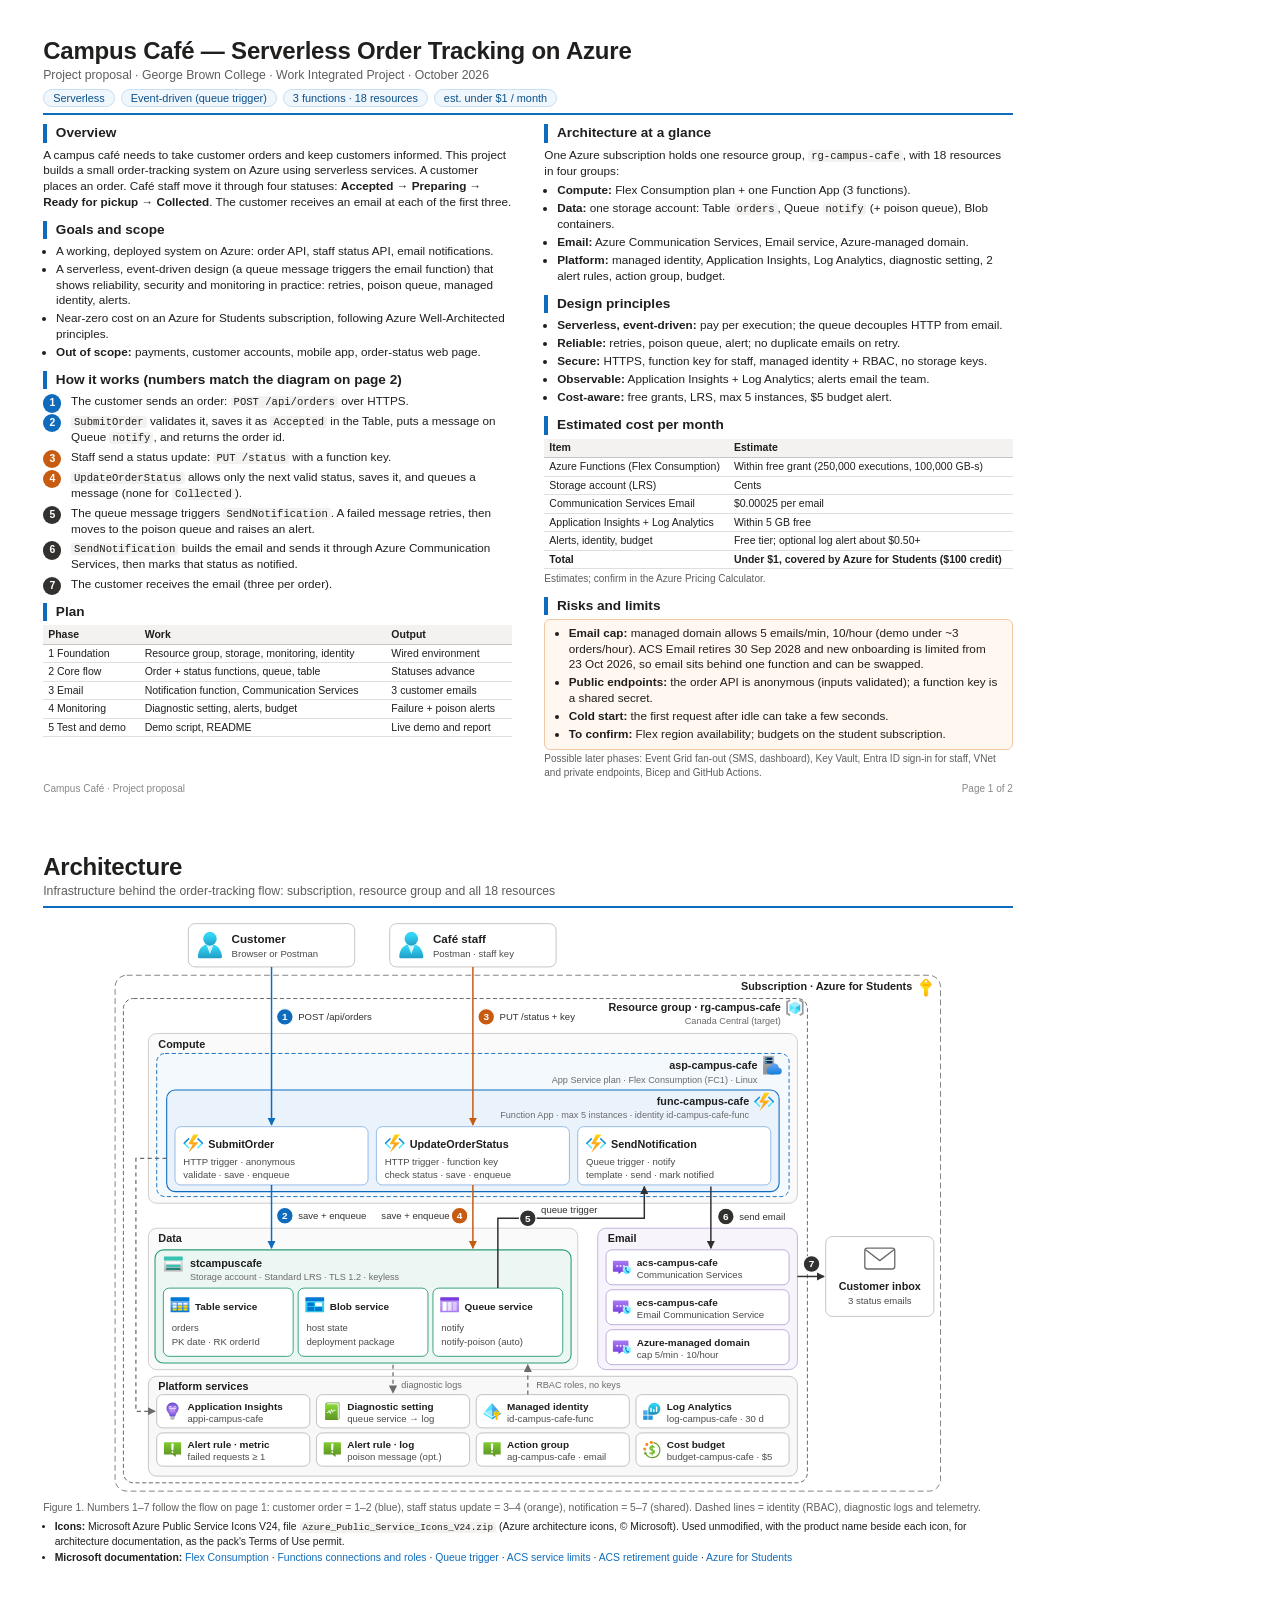
<file: docs/design/source/campus-cafe-proposal.html>
<!DOCTYPE html><html lang="en"><head><meta charset="utf-8"><title>Campus Café — Project proposal</title><style>
:root{--blue:#0F6CBD;--orange:#C75B12;--dark:#323130;--line:#E1DFDD;--bg:#F3F2F1}
*{box-sizing:border-box}
@page{size:11in 8.5in;margin:0}
html,body{margin:0;padding:0}
body{font-family:"Segoe UI",Arial,sans-serif;color:#201F1E;font-size:8.8pt;line-height:1.33;
 -webkit-print-color-adjust:exact;print-color-adjust:exact}
.page{width:11in;height:8.5in;padding:.36in .45in .5in;position:relative;overflow:hidden;
 break-after:page;page-break-after:always;background:#fff}
.page:last-child{break-after:auto;page-break-after:auto}
.hdr{border-bottom:2px solid var(--blue);padding-bottom:.06in;margin-bottom:.1in}
h1{font-size:18pt;margin:0;font-weight:600;letter-spacing:-.2px}
.sub{color:#605E5C;font-size:9.2pt;margin-top:1px}
.chips{display:flex;gap:6px;margin-top:.05in}
.chip{background:#EFF6FC;border:1px solid #C7E0F4;color:#0B4F8A;border-radius:12px;padding:1px 9px;font-size:8.2pt;white-space:nowrap}
h2{font-size:10.2pt;margin:0 0 .045in;padding-left:.09in;border-left:4px solid var(--blue);font-weight:600}
.cols{display:grid;grid-template-columns:1fr 1fr;gap:.34in}
.blk{margin-bottom:.12in}
p{margin:0 0 .04in}
ul{margin:0;padding-left:1.1em}
li{margin-bottom:.025in}
code{font-family:Consolas,"Courier New",monospace;font-size:.9em;background:var(--bg);padding:0 3px;border-radius:3px;white-space:nowrap}
table{border-collapse:collapse;width:100%;font-size:7.9pt;line-height:1.25}
th{background:var(--bg);text-align:left;padding:2.5px 5px;border-bottom:1px solid #C8C6C4;font-weight:600}
td{padding:2.2px 5px;border-bottom:1px solid var(--line);vertical-align:top}
ol.steps{list-style:none;margin:0;padding:0;counter-reset:s}
ol.steps li{position:relative;padding-left:.29in;margin-bottom:.04in;counter-increment:s}
ol.steps li::before{content:counter(s);position:absolute;left:0;top:1px;width:.19in;height:.19in;border-radius:50%;
 background:var(--dark);color:#fff;font-weight:700;font-size:7.8pt;text-align:center;line-height:.19in}
ol.steps li.c::before{background:var(--blue)}
ol.steps li.s::before{background:var(--orange)}
.callout{border:1px solid #F1C8A4;background:#FFF7F0;border-radius:6px;padding:.05in .11in}
.note{font-size:7.5pt;color:#605E5C;margin-top:.03in}
figure{margin:0}
figure svg{width:100%;height:auto;max-height:6.05in;display:block;margin:0 auto}
figcaption{font-size:7.8pt;color:#605E5C;margin-top:.03in}
.refs{font-size:7.8pt;margin-top:.06in}
.refs li{margin-bottom:.02in}
.foot{position:absolute;left:.45in;right:.45in;bottom:.22in;display:flex;justify-content:space-between;font-size:7.5pt;color:#8A8886}
a{color:#0F6CBD;text-decoration:none}
</style></head><body>
<section class="page">
 <div class="hdr">
  <h1>Campus Café — Serverless Order Tracking on Azure</h1>
  <div class="sub">Project proposal · George Brown College · Work Integrated Project · October 2026</div>
  <div class="chips"><span class="chip">Serverless</span><span class="chip">Event-driven (queue trigger)</span>
   <span class="chip">3 functions · 18 resources</span><span class="chip">est. under $1 / month</span></div>
 </div>
 <div class="cols">
  <div>
   <div class="blk">
    <h2>Overview</h2>
    <p>A campus café needs to take customer orders and keep customers informed. This project builds a small order-tracking system on Azure using serverless services.
    A customer places an order. Café staff move it through four statuses: <b>Accepted → Preparing → Ready for pickup → Collected</b>.
    The customer receives an email at each of the first three.</p>
   </div>
   <div class="blk">
    <h2>Goals and scope</h2>
    <ul>
     <li>A working, deployed system on Azure: order API, staff status API, email notifications.</li>
     <li>A serverless, event-driven design (a queue message triggers the email function) that shows reliability, security and monitoring in practice: retries, poison queue, managed identity, alerts.</li>
     <li>Near-zero cost on an Azure for Students subscription, following Azure Well-Architected principles.</li>
     <li><b>Out of scope:</b> payments, customer accounts, mobile app, order-status web page.</li>
    </ul>
   </div>
   <div class="blk">
    <h2>How it works (numbers match the diagram on page 2)</h2>
    <ol class="steps">
     <li class="c">The customer sends an order: <code>POST /api/orders</code> over HTTPS.</li>
     <li class="c"><code>SubmitOrder</code> validates it, saves it as <code>Accepted</code> in the Table, puts a message on Queue <code>notify</code>, and returns the order id.</li>
     <li class="s">Staff send a status update: <code>PUT /status</code> with a function key.</li>
     <li class="s"><code>UpdateOrderStatus</code> allows only the next valid status, saves it, and queues a message (none for <code>Collected</code>).</li>
     <li>The queue message triggers <code>SendNotification</code>. A failed message retries, then moves to the poison queue and raises an alert.</li>
     <li><code>SendNotification</code> builds the email and sends it through Azure Communication Services, then marks that status as notified.</li>
     <li>The customer receives the email (three per order).</li>
    </ol>
   </div>
   <div class="blk">
    <h2>Plan</h2>
    <table>
     <tr><th>Phase</th><th>Work</th><th>Output</th></tr>
     <tr><td>1 Foundation</td><td>Resource group, storage, monitoring, identity</td><td>Wired environment</td></tr>
     <tr><td>2 Core flow</td><td>Order + status functions, queue, table</td><td>Statuses advance</td></tr>
     <tr><td>3 Email</td><td>Notification function, Communication Services</td><td>3 customer emails</td></tr>
     <tr><td>4 Monitoring</td><td>Diagnostic setting, alerts, budget</td><td>Failure + poison alerts</td></tr>
     <tr><td>5 Test and demo</td><td>Demo script, README</td><td>Live demo and report</td></tr>
    </table>
   </div>
  </div>
  <div>
   <div class="blk">
    <h2>Architecture at a glance</h2>
    <p>One Azure subscription holds one resource group, <code>rg-campus-cafe</code>, with 18 resources in four groups:</p>
    <ul>
     <li><b>Compute:</b> Flex Consumption plan + one Function App (3 functions).</li>
     <li><b>Data:</b> one storage account: Table <code>orders</code>, Queue <code>notify</code> (+ poison queue), Blob containers.</li>
     <li><b>Email:</b> Azure Communication Services, Email service, Azure-managed domain.</li>
     <li><b>Platform:</b> managed identity, Application Insights, Log Analytics, diagnostic setting, 2 alert rules, action group, budget.</li>
    </ul>
   </div>
   <div class="blk">
    <h2>Design principles</h2>
    <ul>
     <li><b>Serverless, event-driven:</b> pay per execution; the queue decouples HTTP from email.</li>
     <li><b>Reliable:</b> retries, poison queue, alert; no duplicate emails on retry.</li>
     <li><b>Secure:</b> HTTPS, function key for staff, managed identity + RBAC, no storage keys.</li>
     <li><b>Observable:</b> Application Insights + Log Analytics; alerts email the team.</li>
     <li><b>Cost-aware:</b> free grants, LRS, max 5 instances, $5 budget alert.</li>
    </ul>
   </div>
   <div class="blk">
    <h2>Estimated cost per month</h2>
    <table>
     <tr><th>Item</th><th>Estimate</th></tr>
     <tr><td>Azure Functions (Flex Consumption)</td><td>Within free grant (250,000 executions, 100,000 GB-s)</td></tr>
     <tr><td>Storage account (LRS)</td><td>Cents</td></tr>
     <tr><td>Communication Services Email</td><td>$0.00025 per email</td></tr>
     <tr><td>Application Insights + Log Analytics</td><td>Within 5 GB free</td></tr>
     <tr><td>Alerts, identity, budget</td><td>Free tier; optional log alert about $0.50+</td></tr>
     <tr><td><b>Total</b></td><td><b>Under $1, covered by Azure for Students ($100 credit)</b></td></tr>
    </table>
    <div class="note">Estimates; confirm in the Azure Pricing Calculator.</div>
   </div>
   <div class="blk">
    <h2>Risks and limits</h2>
    <div class="callout"><ul>
     <li><b>Email cap:</b> managed domain allows 5 emails/min, 10/hour (demo under ~3 orders/hour). ACS Email retires 30 Sep 2028 and new onboarding is limited from 23 Oct 2026, so email sits behind one function and can be swapped.</li>
     <li><b>Public endpoints:</b> the order API is anonymous (inputs validated); a function key is a shared secret.</li>
     <li><b>Cold start:</b> the first request after idle can take a few seconds.</li>
     <li><b>To confirm:</b> Flex region availability; budgets on the student subscription.</li>
    </ul></div>
    <div class="note">Possible later phases: Event Grid fan-out (SMS, dashboard), Key Vault, Entra ID sign-in for staff, VNet and private endpoints, Bicep and GitHub Actions.</div>
   </div>
  </div>
 </div>
 <div class="foot"><span>Campus Café · Project proposal</span><span>Page 1 of 2</span></div>
</section>

<section class="page">
 <div class="hdr">
  <h1>Architecture</h1>
  <div class="sub">Infrastructure behind the order-tracking flow: subscription, resource group and all 18 resources</div>
 </div>
 <figure>
  <svg xmlns="http://www.w3.org/2000/svg" viewBox="0 0 1000 698" role="img" aria-label="Campus Café infrastructure architecture"><defs><style>.t14{font:600 14px "Segoe UI",Arial,sans-serif;fill:#201F1E}.t13{font:600 13px "Segoe UI",Arial,sans-serif;fill:#201F1E}.t12{font:600 12px "Segoe UI",Arial,sans-serif;fill:#201F1E}.s11{font:400 11.5px "Segoe UI",Arial,sans-serif;fill:#4B4B4B}.g11{font:400 11px "Segoe UI",Arial,sans-serif;fill:#6B6B6B}.num{font:700 12px "Segoe UI",Arial,sans-serif;fill:#fff;text-anchor:middle}.lbl{font:400 11.5px "Segoe UI",Arial,sans-serif;fill:#323130}.lblr{font:400 11.5px "Segoe UI",Arial,sans-serif;fill:#323130;text-anchor:end}.hdrr{font:600 13px "Segoe UI",Arial,sans-serif;fill:#201F1E;text-anchor:end}.g11r{font:400 11px "Segoe UI",Arial,sans-serif;fill:#6B6B6B;text-anchor:end}</style><marker id="ah-blue" viewBox="0 0 10 10" refX="9" refY="5" markerWidth="10" markerHeight="10" markerUnits="userSpaceOnUse" orient="auto"><path d="M0 0L10 5L0 10z" fill="#0F6CBD"/></marker><marker id="ah-orange" viewBox="0 0 10 10" refX="9" refY="5" markerWidth="10" markerHeight="10" markerUnits="userSpaceOnUse" orient="auto"><path d="M0 0L10 5L0 10z" fill="#C75B12"/></marker><marker id="ah-dark" viewBox="0 0 10 10" refX="9" refY="5" markerWidth="10" markerHeight="10" markerUnits="userSpaceOnUse" orient="auto"><path d="M0 0L10 5L0 10z" fill="#323130"/></marker><marker id="ah-gray" viewBox="0 0 10 10" refX="9" refY="5" markerWidth="10" markerHeight="10" markerUnits="userSpaceOnUse" orient="auto"><path d="M0 0L10 5L0 10z" fill="#6B6B6B"/></marker><symbol id="ic-users" viewBox="0 0 18 18"><defs><linearGradient id="be92901b-ec33-4c65-adf1-9b0eed06d677" x1="9" y1="6.88" x2="9" y2="20.45" gradientUnits="userSpaceOnUse"><stop offset="0.22" stop-color="#32d4f5" /><stop offset="1" stop-color="#198ab3" /></linearGradient><linearGradient id="b46fc246-25d8-4398-8779-1042e8cacae7" x1="8.61" y1="-0.4" x2="9.6" y2="11.92" gradientUnits="userSpaceOnUse"><stop offset="0.22" stop-color="#32d4f5" /><stop offset="1" stop-color="#198ab3" /></linearGradient></defs><path d="M15.72,18a1.45,1.45,0,0,0,1.45-1.45.47.47,0,0,0,0-.17C16.59,11.81,14,8.09,9,8.09S1.34,11.24.83,16.39A1.46,1.46,0,0,0,2.14,18H15.72Z" fill="url(#be92901b-ec33-4c65-adf1-9b0eed06d677)" /><path d="M9,9.17a4.59,4.59,0,0,1-2.48-.73L9,14.86l2.44-6.38A4.53,4.53,0,0,1,9,9.17Z" fill="#fff" opacity="0.8" /><circle cx="9.01" cy="4.58" r="4.58" fill="url(#b46fc246-25d8-4398-8779-1042e8cacae7)" /></symbol><symbol id="ic-sub" viewBox="0 0 18 18"><defs><radialGradient id="a445c717-9d75-44c7-ba6b-0d8f2383e560" cx="-36.63" cy="17.12" r="11.18" gradientTransform="translate(41.88 -7.4) scale(0.94 0.94)" gradientUnits="userSpaceOnUse"><stop offset="0.27" stop-color="#ffd70f" /><stop offset="0.49" stop-color="#ffcb12" /><stop offset="0.88" stop-color="#feac19" /><stop offset="1" stop-color="#fea11b" /></radialGradient></defs><path id="e3d1e58c-f78e-4fb5-9857-0c9331da9979" d="M13.56,7.19a2.07,2.07,0,0,0,0-2.93h0L10,.69a2.06,2.06,0,0,0-2.92,0h0L3.52,4.26a2.09,2.09,0,0,0,0,2.93l3,3a.61.61,0,0,1,.17.41v5.52a.7.7,0,0,0,.2.5l1.35,1.35a.45.45,0,0,0,.66,0l1.31-1.31h0l.77-.77a.26.26,0,0,0,0-.38l-.55-.56a.29.29,0,0,1,0-.42l.55-.56a.26.26,0,0,0,0-.38L10.4,13a.28.28,0,0,1,0-.41L11,12a.26.26,0,0,0,0-.38l-.77-.78v-.28Zm-5-5.64A1.18,1.18,0,1,1,7.37,2.73,1.17,1.17,0,0,1,8.54,1.55Z" fill="url(#a445c717-9d75-44c7-ba6b-0d8f2383e560)" /><path id="a21a8f7a-61cc-4035-8449-e5c8fe4d4d5e" d="M7.62,16.21h0A.25.25,0,0,0,8,16V11.55a.27.27,0,0,0-.11-.22h0a.25.25,0,0,0-.39.22V16A.27.27,0,0,0,7.62,16.21Z" fill="#ff9300" opacity="0.75" /><rect id="ecd3189c-fb1e-4a0e-a2b6-ba2f11dda484" x="5.69" y="5.45" width="5.86" height="0.69" rx="0.32" fill="#ff9300" opacity="0.75" /><rect id="a1949a3c-4818-4bd1-b236-0d970b92fc62" x="5.69" y="6.57" width="5.86" height="0.69" rx="0.32" fill="#ff9300" opacity="0.75" /></symbol><symbol id="ic-rg" viewBox="0 0 18 18"><g><g><path d="M.5,15.08a.16.16,0,0,0,.08.14l1.16.65L3.7,17a.17.17,0,0,0,.23-.06l.66-1.12a.16.16,0,0,0-.06-.21l-2.3-1.3a.17.17,0,0,1-.08-.14V3.85a.16.16,0,0,1,.08-.14l2.3-1.3a.16.16,0,0,0,.06-.21L3.93,1.08A.17.17,0,0,0,3.7,1L1.78,2.11l-1.2.67a.16.16,0,0,0-.08.14V15.08Z" fill="#949494" /><path d="M2.14,3.77l.06-.06,2.3-1.3a.14.14,0,0,0,.06-.21L3.9,1.08A.15.15,0,0,0,3.68,1L1.75,2.11.56,2.78s-.05,0-.06.06l.9.51Z" fill="#a3a3a3" /><path d="M4.5,15.59l-2.3-1.3a.22.22,0,0,1-.07-.09l-1.62,1,.05,0,1.15.65,2,1.11a.15.15,0,0,0,.22-.06l.66-1.12A.14.14,0,0,0,4.5,15.59Z" fill="#a3a3a3" /></g><path d="M17.5,15.08a.16.16,0,0,1-.08.14l-1.16.65L14.3,17a.17.17,0,0,1-.23-.06l-.66-1.12a.16.16,0,0,1,.06-.21l2.3-1.3a.17.17,0,0,0,.08-.14V3.85a.16.16,0,0,0-.08-.14l-2.3-1.3a.16.16,0,0,1-.06-.21l.66-1.12A.17.17,0,0,1,14.3,1l1.92,1.09,1.2.67a.16.16,0,0,1,.08.14V15.08Z" fill="#949494" /><path d="M15.86,3.77l-.06-.06-2.3-1.3a.14.14,0,0,1-.06-.21l.66-1.12A.15.15,0,0,1,14.32,1l1.93,1.09,1.19.67s0,0,.06.06l-.9.51Z" fill="#a3a3a3" /><path d="M13.5,15.59l2.3-1.3a.22.22,0,0,0,.07-.09l1.62,1,0,0-1.15.65-2,1.11a.15.15,0,0,1-.22-.06l-.66-1.12A.14.14,0,0,1,13.5,15.59Z" fill="#a3a3a3" /><polygon points="14.31 5.93 14.31 12.07 8.99 15.16 8.99 9.01 14.31 5.93" fill="#32bedd" /><polygon points="14.31 5.93 9 9.02 3.68 5.93 9 2.84 14.31 5.93" fill="#9cebff" /><polygon points="8.99 9.02 8.99 15.16 3.68 12.07 3.68 5.93 8.99 9.02" fill="#50e6ff" /><polygon points="3.68 12.07 8.99 9.01 8.99 15.16 3.68 12.07" fill="#9cebff" /><polygon points="14.31 12.07 8.99 9.01 8.99 15.16 14.31 12.07" fill="#50e6ff" /></g></symbol><symbol id="ic-plan" viewBox="0 0 18 18"><defs><linearGradient id="a773af38-43e4-4fd2-9485-f8aac63ca91b" x1="5.57" y1="17.5" x2="5.57" y2="0.5" gradientUnits="userSpaceOnUse"><stop offset="0.05" stop-color="#949494" /><stop offset="0.36" stop-color="#979797" /><stop offset="0.54" stop-color="#9f9f9f" /><stop offset="0.69" stop-color="#adadad" /><stop offset="0.73" stop-color="#b3b3b3" /></linearGradient><linearGradient id="b4779ae6-74a5-486d-8aad-cd011859785a" x1="10.56" y1="6.02" x2="10.56" y2="19.71" gradientUnits="userSpaceOnUse"><stop offset="0.18" stop-color="#5ea0ef" /><stop offset="1" stop-color="#0078d4" /></linearGradient></defs><path d="M10.56,16.93a.56.56,0,0,1-.57.57H1.14a.56.56,0,0,1-.56-.57V1.07A.56.56,0,0,1,1.14.5H10a.56.56,0,0,1,.57.57Z" fill="url(#a773af38-43e4-4fd2-9485-f8aac63ca91b)" /><path d="M2,6.46A1.08,1.08,0,0,1,3.13,5.38h5A1.08,1.08,0,0,1,9.18,6.46h0A1.08,1.08,0,0,1,8.1,7.55h-5A1.09,1.09,0,0,1,2,6.46Z" fill="#003067" /><path d="M2,3.24A1.09,1.09,0,0,1,3.13,2.15h5A1.08,1.08,0,0,1,9.18,3.24h0A1.08,1.08,0,0,1,8.1,4.32h-5A1.08,1.08,0,0,1,2,3.24Z" fill="#003067" /><circle cx="3.17" cy="3.24" r="0.73" fill="#50e6ff" /><circle cx="3.17" cy="6.46" r="0.73" fill="#50e6ff" /><path d="M17.42,14.38a3.12,3.12,0,0,0-2.67-3,3.93,3.93,0,0,0-4-3.8,4,4,0,0,0-3.83,2.66A3.7,3.7,0,0,0,3.7,13.83,3.77,3.77,0,0,0,7.56,17.5l.34,0h6.26l.17,0A3.15,3.15,0,0,0,17.42,14.38Z" fill="url(#b4779ae6-74a5-486d-8aad-cd011859785a)" /><rect width="18" height="18" fill="none" /></symbol><symbol id="ic-func" viewBox="0 0 18 18"><defs><linearGradient id="b403aca7-f387-4434-96b4-ae157edc835f" x1="-175.993" y1="-343.723" x2="-175.993" y2="-359.232" gradientTransform="translate(212.573 370.548) scale(1.156 1.029)" gradientUnits="userSpaceOnUse"><stop offset="0" stop-color="#fea11b" /><stop offset="0.284" stop-color="#fea51a" /><stop offset="0.547" stop-color="#feb018" /><stop offset="0.8" stop-color="#ffc314" /><stop offset="1" stop-color="#ffd70f" /></linearGradient></defs><g><path d="M2.37,7.475H3.2a.267.267,0,0,1,.267.267v6.148a.533.533,0,0,1-.533.533H2.1a0,0,0,0,1,0,0V7.741a.267.267,0,0,1,.267-.267Z" transform="translate(12.507 16.705) rotate(134.919)" fill="#50e6ff" /><path d="M2.325,3.6h.833a.267.267,0,0,1,.267.267v6.583a0,0,0,0,1,0,0H2.591a.533.533,0,0,1-.533-.533V3.865A.267.267,0,0,1,2.325,3.6Z" transform="translate(5.759 0.114) rotate(44.919)" fill="#1490df" /></g><g><path d="M14.53,7.475h.833a.533.533,0,0,1,.533.533v6.148a.267.267,0,0,1-.267.267H14.8a.267.267,0,0,1-.267-.267V7.475a0,0,0,0,1,0,0Z" transform="translate(12.223 -7.555) rotate(45.081)" fill="#50e6ff" /><path d="M15.108,3.6h.833a0,0,0,0,1,0,0v6.583a.267.267,0,0,1-.267.267h-.833a.267.267,0,0,1-.267-.267V4.131a.533.533,0,0,1,.533-.533Z" transform="translate(31.022 1.222) rotate(135.081)" fill="#1490df" /></g><path d="M8.459,9.9H4.87a.193.193,0,0,1-.2-.181.166.166,0,0,1,.018-.075L8.991,1.13a.206.206,0,0,1,.186-.106h4.245a.193.193,0,0,1,.2.181.165.165,0,0,1-.035.1L8.534,7.966h4.928a.193.193,0,0,1,.2.181.176.176,0,0,1-.052.122L5.421,16.788c-.077.046-.624.5-.356-.189h0Z" fill="url(#b403aca7-f387-4434-96b4-ae157edc835f)" /></symbol><symbol id="ic-storage" viewBox="0 0 18 18"><defs><linearGradient id="ad4c4f96-09aa-4f91-ba10-5cb8ad530f74" x1="9" y1="15.83" x2="9" y2="5.79" gradientUnits="userSpaceOnUse"><stop offset="0" stop-color="#b3b3b3" /><stop offset="0.26" stop-color="#c1c1c1" /><stop offset="1" stop-color="#e6e6e6" /></linearGradient></defs><path d="M.5,5.79h17a0,0,0,0,1,0,0v9.48a.57.57,0,0,1-.57.57H1.07a.57.57,0,0,1-.57-.57V5.79A0,0,0,0,1,.5,5.79Z" fill="url(#ad4c4f96-09aa-4f91-ba10-5cb8ad530f74)" /><path d="M1.07,2.17H16.93a.57.57,0,0,1,.57.57V5.79a0,0,0,0,1,0,0H.5a0,0,0,0,1,0,0V2.73A.57.57,0,0,1,1.07,2.17Z" fill="#37c2b1" /><path d="M2.81,6.89H15.18a.27.27,0,0,1,.26.27v1.4a.27.27,0,0,1-.26.27H2.81a.27.27,0,0,1-.26-.27V7.16A.27.27,0,0,1,2.81,6.89Z" fill="#fff" /><path d="M2.82,9.68H15.19a.27.27,0,0,1,.26.27v1.41a.27.27,0,0,1-.26.27H2.82a.27.27,0,0,1-.26-.27V10A.27.27,0,0,1,2.82,9.68Z" fill="#37c2b1" /><path d="M2.82,12.5H15.19a.27.27,0,0,1,.26.27v1.41a.27.27,0,0,1-.26.27H2.82a.27.27,0,0,1-.26-.27V12.77A.27.27,0,0,1,2.82,12.5Z" fill="#258277" /></symbol><symbol id="ic-table" viewBox="0 0 18 18"><defs><linearGradient id="fc742b2b-5750-4864-b8dc-cdccaac6f13c" x1="9" y1="15.834" x2="9" y2="5.788" gradientUnits="userSpaceOnUse"><stop offset="0" stop-color="#0078d4" /><stop offset="0.502" stop-color="#4093e6" /><stop offset="0.775" stop-color="#5ea0ef" /></linearGradient></defs><g id="fb33f902-6783-4db3-88ea-a4524e356c77"><g><path d="M.5,5.788h17a0,0,0,0,1,0,0v9.478a.568.568,0,0,1-.568.568H1.068A.568.568,0,0,1,.5,15.266V5.788A0,0,0,0,1,.5,5.788Z" fill="url(#fc742b2b-5750-4864-b8dc-cdccaac6f13c)" /><path d="M1.071,2.166H16.929a.568.568,0,0,1,.568.568V5.788a0,0,0,0,1,0,0H.5a0,0,0,0,1,0,0V2.734A.568.568,0,0,1,1.071,2.166Z" fill="#0078d4" /><rect x="2.304" y="7.121" width="3.65" height="1.85" rx="0.283" fill="#fff" opacity="0.9" /><rect x="7.2" y="7.095" width="3.65" height="1.85" rx="0.283" fill="#fff" opacity="0.9" /><rect x="12.096" y="7.095" width="3.65" height="1.85" rx="0.283" fill="#fff" opacity="0.9" /><rect x="2.358" y="9.767" width="3.65" height="1.85" rx="0.283" fill="#fff" opacity="0.9" /><rect x="7.254" y="9.741" width="3.65" height="1.85" rx="0.283" fill="#ffd400" /><rect x="12.15" y="9.741" width="3.65" height="1.85" rx="0.283" fill="#ffd400" /><rect x="2.358" y="12.439" width="3.65" height="1.85" rx="0.283" fill="#ffd400" /><rect x="7.254" y="12.413" width="3.65" height="1.85" rx="0.283" fill="#ffd400" /><rect x="12.15" y="12.413" width="3.65" height="1.85" rx="0.283" fill="#ffd400" /></g></g></symbol><symbol id="ic-blob" viewBox="0 0 18 18"><defs><linearGradient id="a9c62307-1cd0-400c-911b-17ec6a9110ce" x1="9" y1="15.834" x2="9" y2="5.788" gradientUnits="userSpaceOnUse"><stop offset="0" stop-color="#32bedd" /><stop offset="0.775" stop-color="#32d4f5" /></linearGradient></defs><g id="f31d214e-f09e-49e3-b3d2-7c5d55682d09"><g><path d="M.5,5.788h17a0,0,0,0,1,0,0v9.478a.568.568,0,0,1-.568.568H1.068A.568.568,0,0,1,.5,15.266V5.788A0,0,0,0,1,.5,5.788Z" fill="url(#a9c62307-1cd0-400c-911b-17ec6a9110ce)" /><path d="M1.071,2.166H16.929a.568.568,0,0,1,.568.568V5.788a0,0,0,0,1,0,0H.5a0,0,0,0,1,0,0V2.734A.568.568,0,0,1,1.071,2.166Z" fill="#0078d4" /><rect x="2.328" y="7.049" width="6.281" height="3.408" rx="0.283" fill="#0078d4" /><rect x="9.336" y="7.049" width="6.281" height="3.408" rx="0.283" fill="#fff" /><rect x="2.296" y="11.128" width="6.281" height="3.408" rx="0.283" fill="#0078d4" /><rect x="9.304" y="11.128" width="6.281" height="3.408" rx="0.283" fill="#0078d4" /></g></g></symbol><symbol id="ic-queue" viewBox="0 0 18 18"><defs><linearGradient id="f6607f9a-6e3a-4339-acc9-d6f3ae1a2c0d" x1="9" y1="15.799" x2="9" y2="5.316" gradientUnits="userSpaceOnUse"><stop offset="0" stop-color="#a67af4" /><stop offset="0.775" stop-color="#b796f9" /></linearGradient></defs><g id="f3784f80-3379-4e66-8e32-fca3fab0f4d7"><g><path d="M.544,5.316H17.456a0,0,0,0,1,0,0v9.918a.565.565,0,0,1-.565.565H1.109a.565.565,0,0,1-.565-.565V5.316A0,0,0,0,1,.544,5.316Z" fill="url(#f6607f9a-6e3a-4339-acc9-d6f3ae1a2c0d)" /><path d="M1.112,2.2H16.888a.565.565,0,0,1,.565.565v2.55a0,0,0,0,1,0,0H.547a0,0,0,0,1,0,0V2.766A.565.565,0,0,1,1.112,2.2Z" fill="#773adc" /><g><rect x="2.625" y="6.435" width="3.683" height="7.933" rx="0.274" fill="#fff" /><rect x="7.158" y="6.435" width="3.683" height="7.933" rx="0.274" fill="#fff" opacity="0.75" /><rect x="11.692" y="6.435" width="3.683" height="7.933" rx="0.274" fill="#fff" opacity="0.5" /></g></g></g></symbol><symbol id="ic-acs" viewBox="0 0 18 18"><defs><linearGradient id="e693c899-5f5d-478d-b979-b6888a267030" x1="7.762" y1="2.476" x2="7.762" y2="15.391" gradientUnits="userSpaceOnUse"><stop offset="0.002" stop-color="#a67af4" /><stop offset="1" stop-color="#773adc" /></linearGradient><linearGradient id="ec7a0191-6903-4b3c-9f74-799112b8ee09" x1="13.926" y1="7.376" x2="13.926" y2="15.524" gradientUnits="userSpaceOnUse"><stop offset="0" stop-color="#c3f1ff" /><stop offset="1" stop-color="#50e6ff" /></linearGradient></defs><g id="beab6721-a8e3-4493-b90b-351ab8c715db"><path d="M.9,2.476H14.623a.844.844,0,0,1,.9.774v9.386a.846.846,0,0,1-.9.774H9.007a.168.168,0,0,0-.091.027l-2.881,1.9a.3.3,0,0,1-.481-.205V13.539a.141.141,0,0,0-.15-.129H.9a.845.845,0,0,1-.9-.774V3.25A.846.846,0,0,1,.9,2.476Z" fill="url(#e693c899-5f5d-478d-b979-b6888a267030)" /><path d="M11.031,6.661a1.025,1.025,0,1,1-1.025,1.025A1.025,1.025,0,0,1,11.031,6.661ZM6.737,7.7A1.025,1.025,0,1,0,7.762,6.67,1.025,1.025,0,0,0,6.737,7.7Zm-3.27,0A1.025,1.025,0,1,0,4.492,6.67,1.025,1.025,0,0,0,3.467,7.7Z" fill="#fff" opacity="0.8" /><circle cx="13.926" cy="11.45" r="4.074" fill="url(#ec7a0191-6903-4b3c-9f74-799112b8ee09)" /><path d="M16.164,13.638l-.537-.814a.3.3,0,0,0-.4-.1l-.385.207a.194.194,0,0,1-.23-.034,6,6,0,0,1-.689-.828l-.308-.523a5.945,5.945,0,0,1-.365-1.014.2.2,0,0,1,.087-.216l.373-.227a.3.3,0,0,0,.114-.39L13.4,8.824a.285.285,0,0,0-.372-.133,1.722,1.722,0,0,0-.78.971c-.352.815.28,1.774.747,2.59H13c.467.816.976,1.846,1.856,1.956a1.719,1.719,0,0,0,1.232-.182A.283.283,0,0,0,16.164,13.638Z" fill="#0078d4" /></g>​
</symbol><symbol id="ic-insights" viewBox="0 0 18 18"><defs><radialGradient id="a7a1c431-6c6d-4a8f-9a69-8da437e5b0c5" cx="9" cy="7.35" r="6.42" gradientUnits="userSpaceOnUse"><stop offset="0" stop-color="#b77af4" /><stop offset="0.21" stop-color="#b378f2" /><stop offset="0.43" stop-color="#a672ed" /><stop offset="0.65" stop-color="#9267e4" /><stop offset="0.88" stop-color="#7559d8" /><stop offset="1" stop-color="#624fd0" /></radialGradient><linearGradient id="ec0c4f0d-5c8e-4882-96a1-89d61808eb49" x1="9.02" y1="3.91" x2="9.08" y2="11.49" gradientUnits="userSpaceOnUse"><stop offset="0" stop-color="#f2f2f2" /><stop offset="0.23" stop-color="#f1f1f2" stop-opacity="0.99" /><stop offset="0.37" stop-color="#ededf1" stop-opacity="0.95" /><stop offset="0.48" stop-color="#e7e5f0" stop-opacity="0.89" /><stop offset="0.58" stop-color="#dedbee" stop-opacity="0.81" /><stop offset="0.67" stop-color="#d3ceeb" stop-opacity="0.7" /><stop offset="0.76" stop-color="#c4bee8" stop-opacity="0.57" /><stop offset="0.84" stop-color="#b4abe5" stop-opacity="0.41" /><stop offset="0.92" stop-color="#a095e1" stop-opacity="0.22" /><stop offset="0.99" stop-color="#8b7ddc" stop-opacity="0.02" /><stop offset="1" stop-color="#897bdc" stop-opacity="0" /></linearGradient></defs><path d="M10.23,17.39l.81-.87V14.2H7v2.32l.81.87A.32.32,0,0,0,8,17.5h2A.32.32,0,0,0,10.23,17.39Z" fill="#cecece" /><path d="M9,.5A5.89,5.89,0,0,0,3.09,7.07c.27,2.47,2.62,3.62,3.29,6.75a.49.49,0,0,0,.47.38h4.3a.49.49,0,0,0,.47-.38c.67-3.13,3-4.28,3.29-6.75A5.89,5.89,0,0,0,9,.5ZM7,14.2" fill="url(#a7a1c431-6c6d-4a8f-9a69-8da437e5b0c5)" /><path d="M11.46,3.79a1.4,1.4,0,0,0-1.35,1.44V6H8V5.23A1.41,1.41,0,0,0,6.59,3.79,1.4,1.4,0,0,0,5.24,5.23,1.41,1.41,0,0,0,6.59,6.68h.64v6a.36.36,0,0,0,.72,0v-6h2.16v6a.36.36,0,1,0,.72,0v-6h.63a1.4,1.4,0,0,0,1.35-1.45A1.4,1.4,0,0,0,11.46,3.79ZM7.23,6H6.55a.74.74,0,0,1-.68-.77.74.74,0,0,1,.68-.77.74.74,0,0,1,.68.77Zm4.28,0h-.68V5.19a.68.68,0,1,1,1.35,0A.73.73,0,0,1,11.51,6Z" fill="url(#ec0c4f0d-5c8e-4882-96a1-89d61808eb49)" /><polygon points="6.96 15.8 11.04 15.01 11.04 14.56 6.96 15.36 6.96 15.8" fill="#999" /><polygon points="11.04 16.11 11.04 15.67 6.96 16.48 6.96 16.52 7.27 16.86 11.04 16.11" fill="#999" /></symbol><symbol id="ic-law" viewBox="0 0 18 18"><defs><linearGradient id="a997e203-1d7d-4cb9-b131-5dc44e029b46" x1="5.23" y1="17.45" x2="5.23" y2="8.09" gradientUnits="userSpaceOnUse"><stop offset="0" stop-color="#1988d9" /><stop offset="0.9" stop-color="#54aef0" /></linearGradient><linearGradient id="e122e9d8-aee5-4f1a-a60e-b1eae355daa5" x1="11.5" y1="12.45" x2="11.5" y2="0.55" gradientUnits="userSpaceOnUse"><stop offset="0" stop-color="#198ab3" /><stop offset="0.01" stop-color="#198bb4" /><stop offset="0.44" stop-color="#27b2d7" /><stop offset="0.79" stop-color="#2fcbed" /><stop offset="1" stop-color="#32d4f5" /></linearGradient></defs><path d="M5.59,13.13H9.91v4.32H5.59ZM1.15,17.45H4.87V13.13H.55v3.72A.6.6,0,0,0,1.15,17.45Zm-.6-5H4.87V8.09H.55Z" fill="url(#a997e203-1d7d-4cb9-b131-5dc44e029b46)" /><path d="M11.5.55a5.89,5.89,0,0,1,5.95,6,5.89,5.89,0,0,1-5.95,5.95H5.55V6.5A5.89,5.89,0,0,1,11.5.55Z" fill-rule="evenodd" fill="url(#e122e9d8-aee5-4f1a-a60e-b1eae355daa5)" /><rect x="7.59" y="5.65" width="1.36" height="4.08" fill="#fff" /><rect x="10.31" y="7.01" width="1.36" height="2.72" fill="#fff" /><rect x="13.03" y="4.29" width="1.36" height="5.44" fill="#fff" /></symbol><symbol id="ic-diag" viewBox="0 0 18 18"><defs><linearGradient id="ef71ca8b-e0c3-42a3-b174-28e7219ff221" x1="8.15" y1="17.49" x2="8.15" y2="2.09" gradientUnits="userSpaceOnUse"><stop offset="0" stop-color="#5e9624" /><stop offset="0.31" stop-color="#69a828" /><stop offset="0.93" stop-color="#86d633" /></linearGradient></defs><path d="M15.2.5H3.59a.57.57,0,0,0-.44.2L1.93,2.11,15.31,15.67l-2,1.83h1a.71.71,0,0,0,.46-.17l1.17-1.07a.59.59,0,0,0,.19-.43V1.33A.81.81,0,0,0,15.2.5Z" fill="#5e9624" /><path d="M2.91,2.1l.74-.84A.5.5,0,0,1,4,1.08H14.88a.52.52,0,0,1,.52.52V15.38a.52.52,0,0,1-.17.38l-1.15,1.06" fill="#fff" /><path d="M14,2.09H2a.06.06,0,0,0-.05.06v15a.38.38,0,0,0,.38.38H14a.38.38,0,0,0,.38-.38V2.48A.38.38,0,0,0,14,2.09Z" fill="url(#ef71ca8b-e0c3-42a3-b174-28e7219ff221)" /><path d="M12.5,7.82a.37.37,0,0,0-.37-.39H10.28a.16.16,0,0,0-.15.09L9.36,8.9,8.1,6.35,6.93,10l-1-2.6L4.61,9.84a.18.18,0,0,1-.15.1h-.6a.37.37,0,0,0-.37.33h0a.37.37,0,0,0,.37.41h1a.18.18,0,0,0,.16-.1L5.8,9.11l1.21,3L8.24,8.25l1.08,2.19,1.21-2.17a.16.16,0,0,1,.15-.09h1.45a.37.37,0,0,0,.37-.36Z" fill="#fff" /></symbol><symbol id="ic-identity" viewBox="0 0 18 18"><defs><linearGradient id="bb67b154-af8f-4a53-a9ce-aa046b9398e9" x1="13.18" y1="13.01" x2="8.63" y2="4.38" gradientUnits="userSpaceOnUse"><stop offset="0" stop-color="#1988d9" /><stop offset="0.9" stop-color="#54aef0" /></linearGradient><linearGradient id="a47d7138-084a-471d-8d63-744e75b9e8a3" x1="11.22" y1="10.5" x2="14.37" y2="15.93" gradientUnits="userSpaceOnUse"><stop offset="0.1" stop-color="#54aef0" /><stop offset="0.29" stop-color="#4fabee" /><stop offset="0.51" stop-color="#41a2e9" /><stop offset="0.74" stop-color="#2a93e0" /><stop offset="0.88" stop-color="#1988d9" /></linearGradient></defs><g><polygon points="1.15 10.22 8.93 15.27 16.85 10.21 17.85 11.36 8.93 17.11 0.15 11.37 1.15 10.22" fill="#50e6ff" /><polygon points="1.73 9.58 8.93 1 16.28 9.59 8.93 14.23 1.73 9.58" fill="#fff" /><polygon points="8.93 1 8.93 14.23 1.73 9.58 8.93 1" fill="#50e6ff" /><polygon points="8.93 1 8.93 14.23 16.28 9.59 8.93 1" fill="url(#bb67b154-af8f-4a53-a9ce-aa046b9398e9)" /><polygon points="8.93 7.83 16.28 9.59 8.93 14.23 8.93 7.83" fill="#53b1e0" /><polygon points="8.93 14.23 1.73 9.58 8.93 7.83 8.93 14.23" fill="#9cebff" /><polygon points="8.93 17.11 17.85 11.36 16.85 10.21 8.93 15.27 8.93 17.11" fill="url(#a47d7138-084a-471d-8d63-744e75b9e8a3)" /><g><path id="e189a61f-631a-4122-bb2b-079e86004d96" d="M16.32,11.88a1.16,1.16,0,0,0,0-1.65h0l-2-2a1.16,1.16,0,0,0-1.64,0h0l-2,2a1.18,1.18,0,0,0,0,1.65l1.67,1.67a.32.32,0,0,1,.09.23v3.1a.36.36,0,0,0,.12.28l.76.76a.25.25,0,0,0,.37,0l.73-.73h0l.44-.44a.15.15,0,0,0,0-.21l-.31-.31a.16.16,0,0,1,0-.24l.31-.31a.16.16,0,0,0,0-.22l-.31-.31a.15.15,0,0,1,0-.23l.31-.32a.15.15,0,0,0,0-.21l-.44-.44v-.16ZM13.5,8.71a.66.66,0,1,1-.66.66.66.66,0,0,1,.66-.66Z" fill="#ffca00" /><path id="fb7033ee-4650-4886-80c7-eddf62560f85" d="M13,17h0a.14.14,0,0,0,.24-.11V14.33a.16.16,0,0,0-.06-.13h0a.14.14,0,0,0-.22.13v2.51A.15.15,0,0,0,13,17Z" fill="#ff9300" opacity="0.75" /><rect id="b166b8c2-b9ee-4c3d-bf7a-77bd5ce0570b" x="11.9" y="10.9" width="3.29" height="0.39" rx="0.18" fill="#ff9300" opacity="0.75" /><rect id="baf437fe-3483-4a25-94ba-1e84a64cd2eb" x="11.9" y="11.53" width="3.29" height="0.39" rx="0.18" fill="#ff9300" opacity="0.75" /></g></g></symbol><symbol id="ic-alerts" viewBox="0 0 18 18"><defs><linearGradient id="e4e1e494-21f1-4e9c-a6fa-0993efff08d3" x1="9" y1="17.2" x2="9" y2="-3.28" gradientUnits="userSpaceOnUse"><stop offset="0" stop-color="#5e9624" /><stop offset="0.18" stop-color="#629c25" /><stop offset="0.44" stop-color="#6dae2a" /><stop offset="0.73" stop-color="#7fcb30" /><stop offset="0.82" stop-color="#86d633" /></linearGradient></defs><g><path d="M17.5,2.5V13.33a.58.58,0,0,1-.58.58H12.4a.15.15,0,0,0-.15.14V15.8a.28.28,0,0,1-.45.23L9.08,13.94l-.09,0H1.08a.58.58,0,0,1-.58-.58V2.5a.58.58,0,0,1,.58-.59H16.92A.58.58,0,0,1,17.5,2.5Z" fill="url(#e4e1e494-21f1-4e9c-a6fa-0993efff08d3)" /><path d="M9.54,9.63H8.38A.36.36,0,0,1,8,9.29L7.8,3.43a.35.35,0,0,1,.35-.36h1.7a.35.35,0,0,1,.35.37L9.89,9.3A.35.35,0,0,1,9.54,9.63Z" fill="#fff" /><rect x="8.13" y="10.62" width="1.69" height="1.69" rx="0.61" fill="#fff" /></g></symbol><symbol id="ic-budget" viewBox="0 0 18 18"><defs><radialGradient id="b42f2a6e-7039-431b-834c-df913d4ac29c" cx="9.477" cy="9.576" r="7.889" gradientUnits="userSpaceOnUse"><stop offset="0.669" stop-color="#76bc2d" /><stop offset="0.787" stop-color="#70b22b" /><stop offset="0.985" stop-color="#5f9825" /><stop offset="1" stop-color="#5e9624" /></radialGradient></defs><g id="a3e62a36-d247-4815-8b25-f526266fc9df"><g><path d="M11.609,9.82h0A4.577,4.577,0,0,0,9.9,8.81V6.93a4.118,4.118,0,0,1,1.547.547.134.134,0,0,0,.134,0,.131.131,0,0,0,.068-.115V5.849a.134.134,0,0,0-.068-.116A4.064,4.064,0,0,0,9.9,5.343V4.449a.132.132,0,0,0-.133-.133H8.952a.132.132,0,0,0-.133.133V5.37a2.76,2.76,0,0,0-1.58.739,2.159,2.159,0,0,0-.669,1.6,2.147,2.147,0,0,0,.547,1.528,4.625,4.625,0,0,0,1.7,1.006v1.8a4.391,4.391,0,0,1-.968-.244,3.133,3.133,0,0,1-.919-.46.136.136,0,0,0-.139-.011.135.135,0,0,0-.072.119V13a.132.132,0,0,0,.071.118,4.667,4.667,0,0,0,2.027.529V14.7a.132.132,0,0,0,.133.132h.811A.132.132,0,0,0,9.9,14.7V13.6a2.883,2.883,0,0,0,1.65-.716,2.129,2.129,0,0,0,.619-1.588A2.071,2.071,0,0,0,11.609,9.82Zm-1.186,1.538v.01a.606.606,0,0,1-.527.638V10.685C10.242,10.876,10.419,11.1,10.423,11.358ZM8.313,7.615a.618.618,0,0,1,.506-.646V8.355A.873.873,0,0,1,8.313,7.615Z" fill="#76bc2d" /><circle cx="2.027" cy="8.496" r="1.527" fill="#f78d1e" /><circle cx="4.102" cy="3.932" r="1.527" fill="#f78d1e" /><path d="M11.636,1.891a7.742,7.742,0,0,0-.947-.2,1.512,1.512,0,0,1-.252,1.146A6.825,6.825,0,1,1,3.683,13.168l.6-.225a.132.132,0,0,0,.038-.226L2.172,10.945a.133.133,0,0,0-.216.081l-.448,2.747a.133.133,0,0,0,.178.146l.883-.332a8,8,0,1,0,9.067-11.7Z" fill="url(#b42f2a6e-7039-431b-834c-df913d4ac29c)" /><circle cx="8.566" cy="1.928" r="1.527" fill="#f78d1e" /></g></g></symbol></defs><rect width="1000" height="698" fill="#FFFFFF"/><rect x="92" y="8" width="200" height="52" rx="8" fill="#FFFFFF" stroke="#C8C6C4" stroke-width="1.2"/><use href="#ic-users" x="102" y="18" width="32" height="32"/><text x="144" y="31" class="t14">Customer</text><text x="144" y="48" class="s11">Browser or Postman</text><rect x="334" y="8" width="200" height="52" rx="8" fill="#FFFFFF" stroke="#C8C6C4" stroke-width="1.2"/><use href="#ic-users" x="344" y="18" width="32" height="32"/><text x="386" y="31" class="t14">Café staff</text><text x="386" y="48" class="s11">Postman · staff key</text><rect x="4" y="70" width="992" height="620" rx="14" fill="none" stroke="#6B6B6B" stroke-width="1" stroke-dasharray="7 4"/><text x="962" y="88" class="hdrr">Subscription · Azure for Students</text><use href="#ic-sub" x="968" y="74" width="22" height="22"/><rect x="14" y="98" width="822" height="582" rx="12" fill="none" stroke="#6B6B6B" stroke-width="1.2" stroke-dasharray="5 3"/><text x="804" y="113" class="hdrr">Resource group · rg-campus-cafe</text><use href="#ic-rg" x="810" y="98" width="22" height="22"/><text x="804" y="128" class="g11r">Canada Central (target)</text><rect x="44" y="140" width="780" height="204" rx="10" fill="#FAFAFA" stroke="#C8C6C4" stroke-width="1"/><text x="56" y="157" class="t13">Compute</text><rect x="54" y="164" width="760" height="172" rx="10" fill="#F4F9FE" stroke="#0F6CBD" stroke-width="1.1" stroke-dasharray="5 3"/><text x="776" y="183" class="hdrr">asp-campus-cafe</text><use href="#ic-plan" x="782" y="166" width="24" height="24"/><text x="776" y="199" class="g11r">App Service plan · Flex Consumption (FC1) · Linux</text><rect x="66" y="208" width="736" height="122" rx="10" fill="#EAF3FC" stroke="#0F6CBD" stroke-width="1.3"/><text x="766" y="226" class="hdrr">func-campus-cafe</text><use href="#ic-func" x="772" y="210" width="24" height="24"/><text x="766" y="242" class="g11r">Function App · max 5 instances · identity id-campus-cafe-func</text><rect x="76" y="252" width="232" height="70" rx="7" fill="#FFFFFF" stroke="#8FB6E3" stroke-width="1.1"/><use href="#ic-func" x="86" y="260" width="24" height="24"/><text x="116" y="278" class="t13">SubmitOrder</text><text x="86" y="298" class="s11">HTTP trigger · anonymous</text><text x="86" y="314" class="s11">validate · save · enqueue</text><rect x="318" y="252" width="232" height="70" rx="7" fill="#FFFFFF" stroke="#8FB6E3" stroke-width="1.1"/><use href="#ic-func" x="328" y="260" width="24" height="24"/><text x="358" y="278" class="t13">UpdateOrderStatus</text><text x="328" y="298" class="s11">HTTP trigger · function key</text><text x="328" y="314" class="s11">check status · save · enqueue</text><rect x="560" y="252" width="232" height="70" rx="7" fill="#FFFFFF" stroke="#8FB6E3" stroke-width="1.1"/><use href="#ic-func" x="570" y="260" width="24" height="24"/><text x="600" y="278" class="t13">SendNotification</text><text x="570" y="298" class="s11">Queue trigger · notify</text><text x="570" y="314" class="s11">template · send · mark notified</text><rect x="44" y="374" width="516" height="170" rx="10" fill="#FAFAFA" stroke="#C8C6C4" stroke-width="1"/><text x="56" y="391" class="t13">Data</text><rect x="52" y="400" width="500" height="136" rx="10" fill="#ECF7F3" stroke="#2A9D78" stroke-width="1.3"/><use href="#ic-storage" x="62" y="405" width="24" height="24"/><text x="94" y="421" class="t13">stcampuscafe</text><text x="94" y="436" class="g11">Storage account · Standard LRS · TLS 1.2 · keyless</text><rect x="62" y="446" width="156" height="82" rx="7" fill="#FFFFFF" stroke="#2A9D78" stroke-width="1.1"/><use href="#ic-table" x="70" y="454" width="24" height="24"/><text x="100" y="472" class="t12">Table service</text><text x="72" y="497" class="s11">orders</text><text x="72" y="514" class="s11">PK date · RK orderId</text><rect x="224" y="446" width="156" height="82" rx="7" fill="#FFFFFF" stroke="#2A9D78" stroke-width="1.1"/><use href="#ic-blob" x="232" y="454" width="24" height="24"/><text x="262" y="472" class="t12">Blob service</text><text x="234" y="497" class="s11">host state</text><text x="234" y="514" class="s11">deployment package</text><rect x="386" y="446" width="156" height="82" rx="7" fill="#FFFFFF" stroke="#2A9D78" stroke-width="1.1"/><use href="#ic-queue" x="394" y="454" width="24" height="24"/><text x="424" y="472" class="t12">Queue service</text><text x="396" y="497" class="s11">notify</text><text x="396" y="514" class="s11">notify-poison (auto)</text><rect x="584" y="374" width="240" height="170" rx="10" fill="#F7F4FC" stroke="#B8A9D9" stroke-width="1"/><text x="596" y="391" class="t13">Email</text><rect x="594" y="400" width="220" height="42" rx="7" fill="#FFFFFF" stroke="#B8A9D9" stroke-width="1.1"/><use href="#ic-acs" x="602" y="410.0" width="22" height="22"/><text x="631" y="419" class="t12">acs-campus-cafe</text><text x="631" y="434" class="s11">Communication Services</text><rect x="594" y="448" width="220" height="42" rx="7" fill="#FFFFFF" stroke="#B8A9D9" stroke-width="1.1"/><use href="#ic-acs" x="602" y="458.0" width="22" height="22"/><text x="631" y="467" class="t12">ecs-campus-cafe</text><text x="631" y="482" class="s11">Email Communication Service</text><rect x="594" y="496" width="220" height="42" rx="7" fill="#FFFFFF" stroke="#B8A9D9" stroke-width="1.1"/><use href="#ic-acs" x="602" y="506.0" width="22" height="22"/><text x="631" y="515" class="t12">Azure-managed domain</text><text x="631" y="530" class="s11">cap 5/min · 10/hour</text><rect x="858" y="384" width="130" height="96" rx="8" fill="#FFFFFF" stroke="#C8C6C4" stroke-width="1.2"/><rect x="905" y="398" width="36" height="25" rx="3" fill="#FFFFFF" stroke="#6B6B6B" stroke-width="1.6"/><path d="M906 400 L923 413 L940 400" fill="none" stroke="#6B6B6B" stroke-width="1.6" stroke-linejoin="round"/><text x="923" y="448" class="t13" text-anchor="middle">Customer inbox</text><text x="923" y="465" class="s11" text-anchor="middle">3 status emails</text><rect x="44" y="552" width="780" height="120" rx="10" fill="#F8F8F8" stroke="#BDBDBD" stroke-width="1"/><text x="56" y="568" class="t13">Platform services</text><rect x="54" y="574" width="184" height="40" rx="7" fill="#FFFFFF" stroke="#BDBDBD" stroke-width="1.1"/><use href="#ic-insights" x="62" y="583.0" width="22" height="22"/><text x="91" y="592" class="t12">Application Insights</text><text x="91" y="607" class="s11">appi-campus-cafe</text><rect x="246" y="574" width="184" height="40" rx="7" fill="#FFFFFF" stroke="#BDBDBD" stroke-width="1.1"/><use href="#ic-diag" x="254" y="583.0" width="22" height="22"/><text x="283" y="592" class="t12">Diagnostic setting</text><text x="283" y="607" class="s11">queue service → log</text><rect x="438" y="574" width="184" height="40" rx="7" fill="#FFFFFF" stroke="#BDBDBD" stroke-width="1.1"/><use href="#ic-identity" x="446" y="583.0" width="22" height="22"/><text x="475" y="592" class="t12">Managed identity</text><text x="475" y="607" class="s11">id-campus-cafe-func</text><rect x="630" y="574" width="184" height="40" rx="7" fill="#FFFFFF" stroke="#BDBDBD" stroke-width="1.1"/><use href="#ic-law" x="638" y="583.0" width="22" height="22"/><text x="667" y="592" class="t12">Log Analytics</text><text x="667" y="607" class="s11">log-campus-cafe · 30 d</text><rect x="54" y="620" width="184" height="40" rx="7" fill="#FFFFFF" stroke="#BDBDBD" stroke-width="1.1"/><use href="#ic-alerts" x="62" y="629.0" width="22" height="22"/><text x="91" y="638" class="t12">Alert rule · metric</text><text x="91" y="653" class="s11">failed requests ≥ 1</text><rect x="246" y="620" width="184" height="40" rx="7" fill="#FFFFFF" stroke="#BDBDBD" stroke-width="1.1"/><use href="#ic-alerts" x="254" y="629.0" width="22" height="22"/><text x="283" y="638" class="t12">Alert rule · log</text><text x="283" y="653" class="s11">poison message (opt.)</text><rect x="438" y="620" width="184" height="40" rx="7" fill="#FFFFFF" stroke="#BDBDBD" stroke-width="1.1"/><use href="#ic-alerts" x="446" y="629.0" width="22" height="22"/><text x="475" y="638" class="t12">Action group</text><text x="475" y="653" class="s11">ag-campus-cafe · email</text><rect x="630" y="620" width="184" height="40" rx="7" fill="#FFFFFF" stroke="#BDBDBD" stroke-width="1.1"/><use href="#ic-budget" x="638" y="629.0" width="22" height="22"/><text x="667" y="638" class="t12">Cost budget</text><text x="667" y="653" class="s11">budget-campus-cafe · $5</text><path d="M192 60 L192 250" fill="none" stroke="#0F6CBD" stroke-width="1.8" marker-end="url(#ah-blue)"/><path d="M192 322 L192 398" fill="none" stroke="#0F6CBD" stroke-width="1.8" marker-end="url(#ah-blue)"/><path d="M434 60 L434 250" fill="none" stroke="#C75B12" stroke-width="1.8" marker-end="url(#ah-orange)"/><path d="M434 322 L434 398" fill="none" stroke="#C75B12" stroke-width="1.8" marker-end="url(#ah-orange)"/><path d="M464 446 L464 362 L640 362 L640 324" fill="none" stroke="#323130" stroke-width="1.8" marker-end="url(#ah-dark)"/><path d="M720 324 L720 398" fill="none" stroke="#323130" stroke-width="1.8" marker-end="url(#ah-dark)"/><path d="M824 432 L856 432" fill="none" stroke="#323130" stroke-width="1.8" marker-end="url(#ah-dark)"/><path d="M66 290 L29 290 L29 594 L52 594" fill="none" stroke="#6B6B6B" stroke-width="1.5" stroke-dasharray="5 4" marker-end="url(#ah-gray)"/><path d="M500 574 L500 538" fill="none" stroke="#6B6B6B" stroke-width="1.5" stroke-dasharray="5 4" marker-end="url(#ah-gray)"/><path d="M338 538 L338 572" fill="none" stroke="#6B6B6B" stroke-width="1.5" stroke-dasharray="5 4" marker-end="url(#ah-gray)"/><text x="348" y="566" class="g11">diagnostic logs</text><text x="510" y="566" class="g11">RBAC roles, no keys</text><circle cx="208" cy="120" r="10" fill="#0F6CBD" stroke="#FFFFFF" stroke-width="1.5"/><text x="208" y="124.2" class="num">1</text><text x="224" y="124" class="lbl">POST /api/orders</text><circle cx="208" cy="359" r="10" fill="#0F6CBD" stroke="#FFFFFF" stroke-width="1.5"/><text x="208" y="363.2" class="num">2</text><text x="224" y="363" class="lbl">save + enqueue</text><circle cx="450" cy="120" r="10" fill="#C75B12" stroke="#FFFFFF" stroke-width="1.5"/><text x="450" y="124.2" class="num">3</text><text x="466" y="124" class="lbl">PUT /status + key</text><circle cx="418" cy="359" r="10" fill="#C75B12" stroke="#FFFFFF" stroke-width="1.5"/><text x="418" y="363.2" class="num">4</text><text x="406" y="363" class="lblr">save + enqueue</text><circle cx="500" cy="362" r="10" fill="#323130" stroke="#FFFFFF" stroke-width="1.5"/><text x="500" y="366.2" class="num">5</text><text x="516" y="356" class="lbl">queue trigger</text><circle cx="738" cy="360" r="10" fill="#323130" stroke="#FFFFFF" stroke-width="1.5"/><text x="738" y="364.2" class="num">6</text><text x="754" y="364" class="lbl">send email</text><circle cx="841" cy="417" r="10" fill="#323130" stroke="#FFFFFF" stroke-width="1.5"/><text x="841" y="421.2" class="num">7</text></svg>

  <figcaption>Figure 1. Numbers 1–7 follow the flow on page 1: customer order = 1–2 (blue), staff status update = 3–4 (orange), notification = 5–7 (shared).
  Dashed lines = identity (RBAC), diagnostic logs and telemetry.</figcaption>
 </figure>
 <ul class="refs">
  <li><b>Icons:</b> Microsoft Azure Public Service Icons V24, file <code>Azure_Public_Service_Icons_V24.zip</code> (Azure architecture icons, © Microsoft). Used unmodified, with the product name beside each icon, for architecture documentation, as the pack's Terms of Use permit.</li>
  <li><b>Microsoft documentation:</b>
   <a href="https://learn.microsoft.com/en-us/azure/azure-functions/flex-consumption-how-to">Flex Consumption</a> ·
   <a href="https://learn.microsoft.com/en-us/azure/azure-functions/manage-connections">Functions connections and roles</a> ·
   <a href="https://learn.microsoft.com/en-us/azure/azure-functions/functions-bindings-storage-queue-trigger">Queue trigger</a> ·
   <a href="https://learn.microsoft.com/en-us/azure/communication-services/concepts/service-limits">ACS service limits</a> ·
   <a href="https://learn.microsoft.com/en-us/azure/communication-services/acs-retirement-and-breaking-changes-guide">ACS retirement guide</a> ·
   <a href="https://azure.microsoft.com/en-us/free/students">Azure for Students</a></li>
 </ul>
 <div class="foot"><span>Campus Café · Project proposal</span><span>Page 2 of 2</span></div>
</section>
</body></html>
</file>
